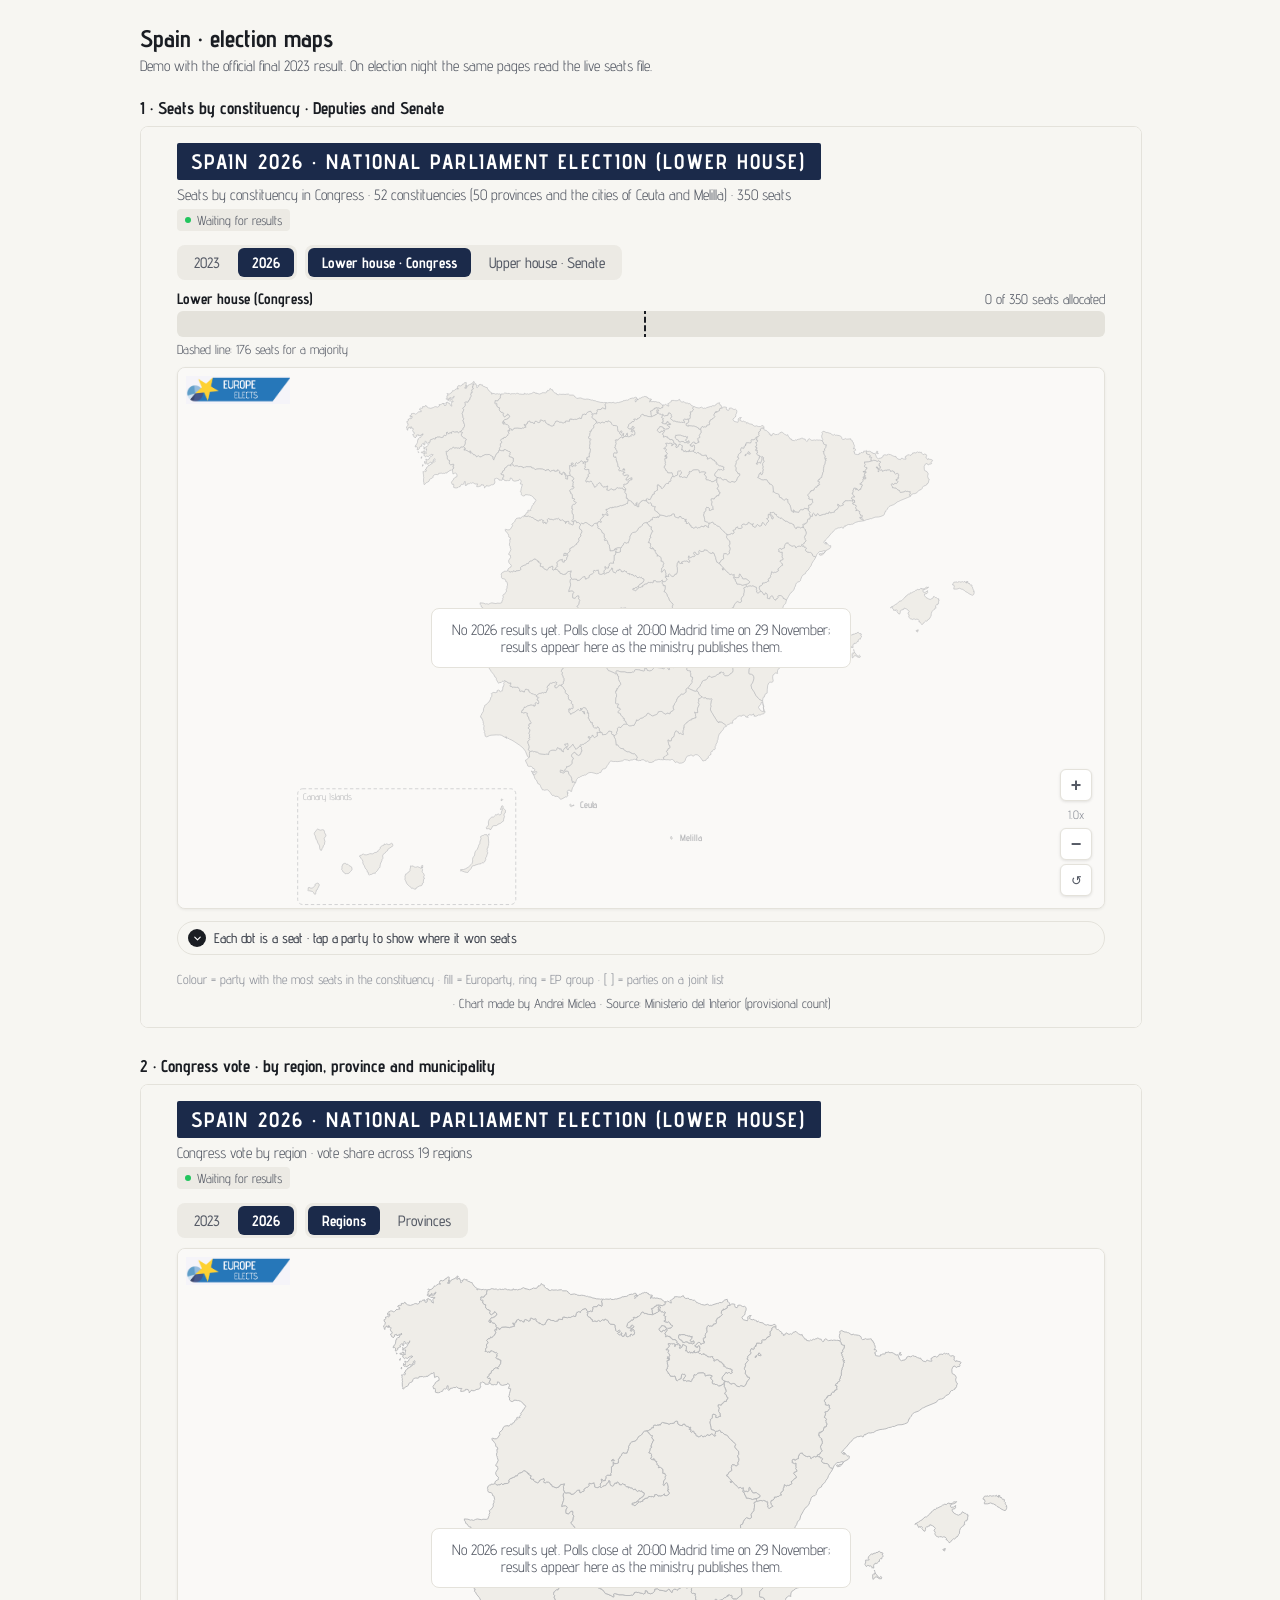
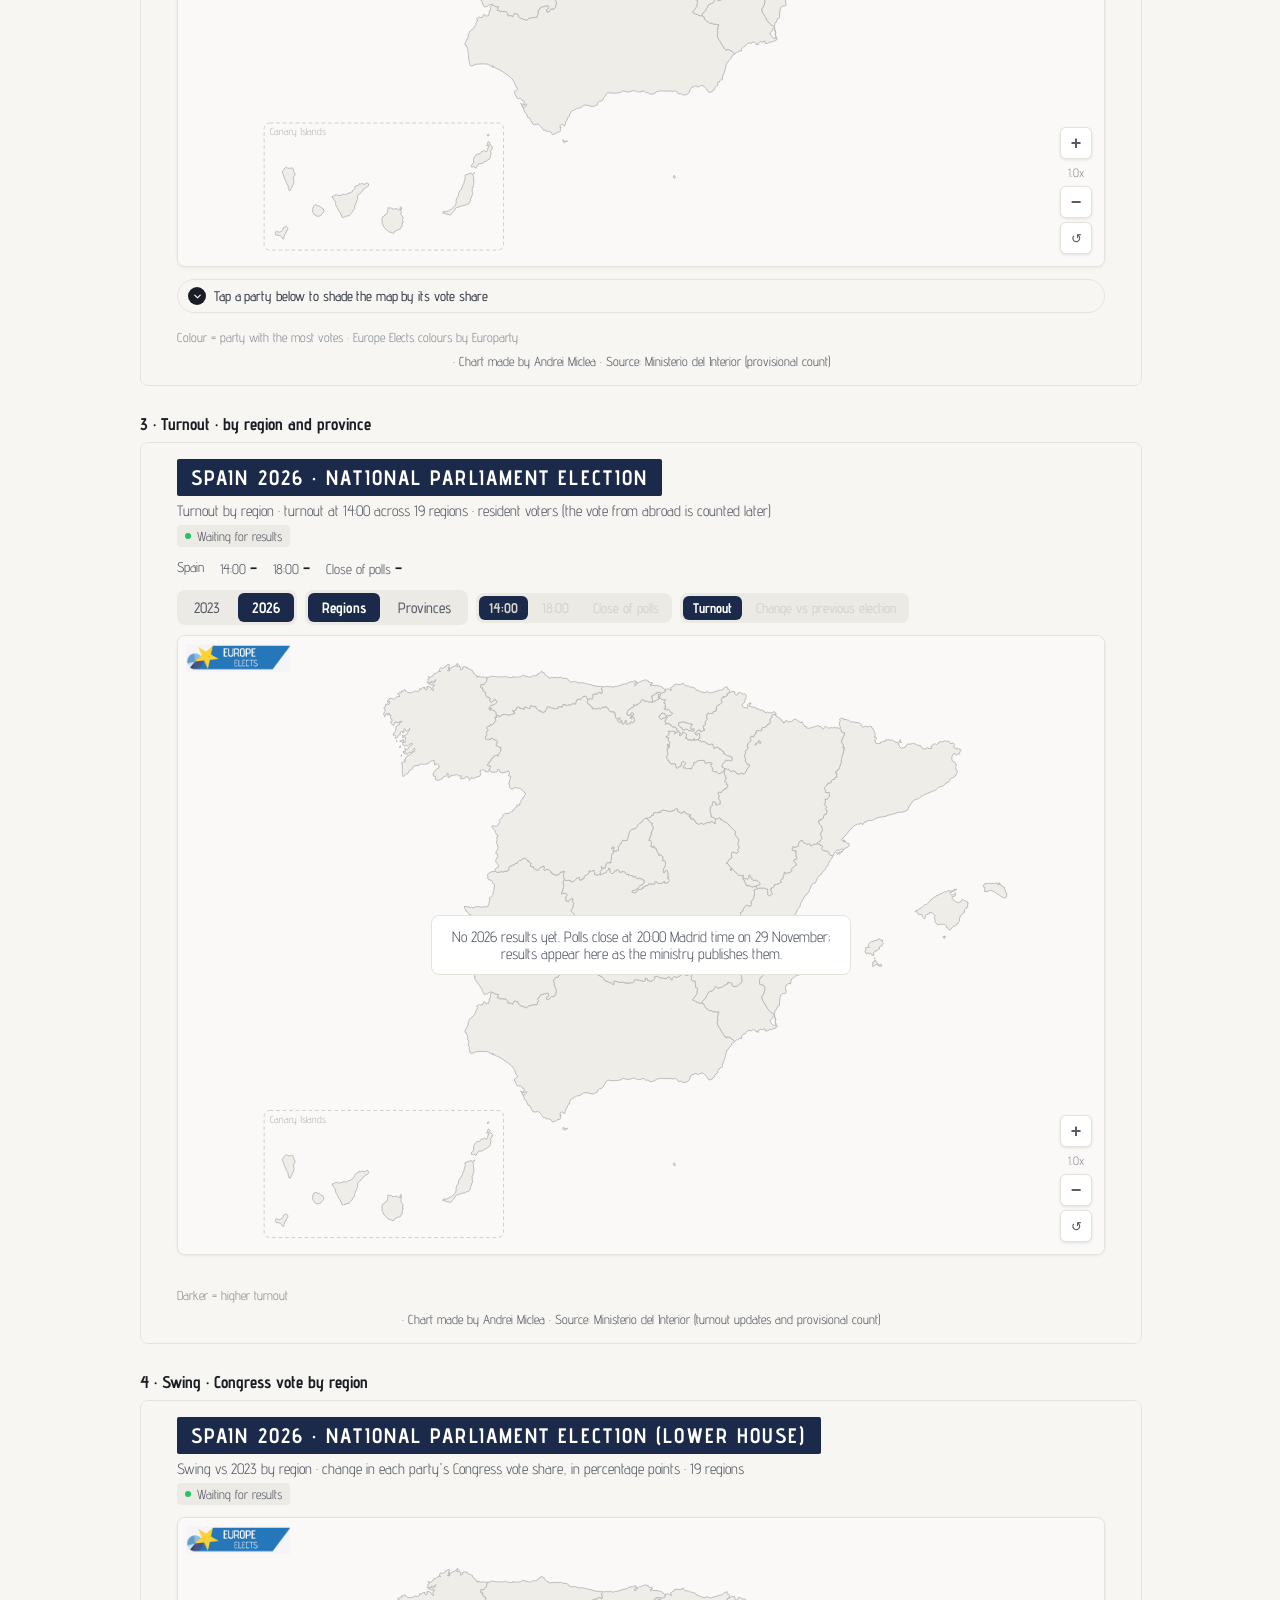
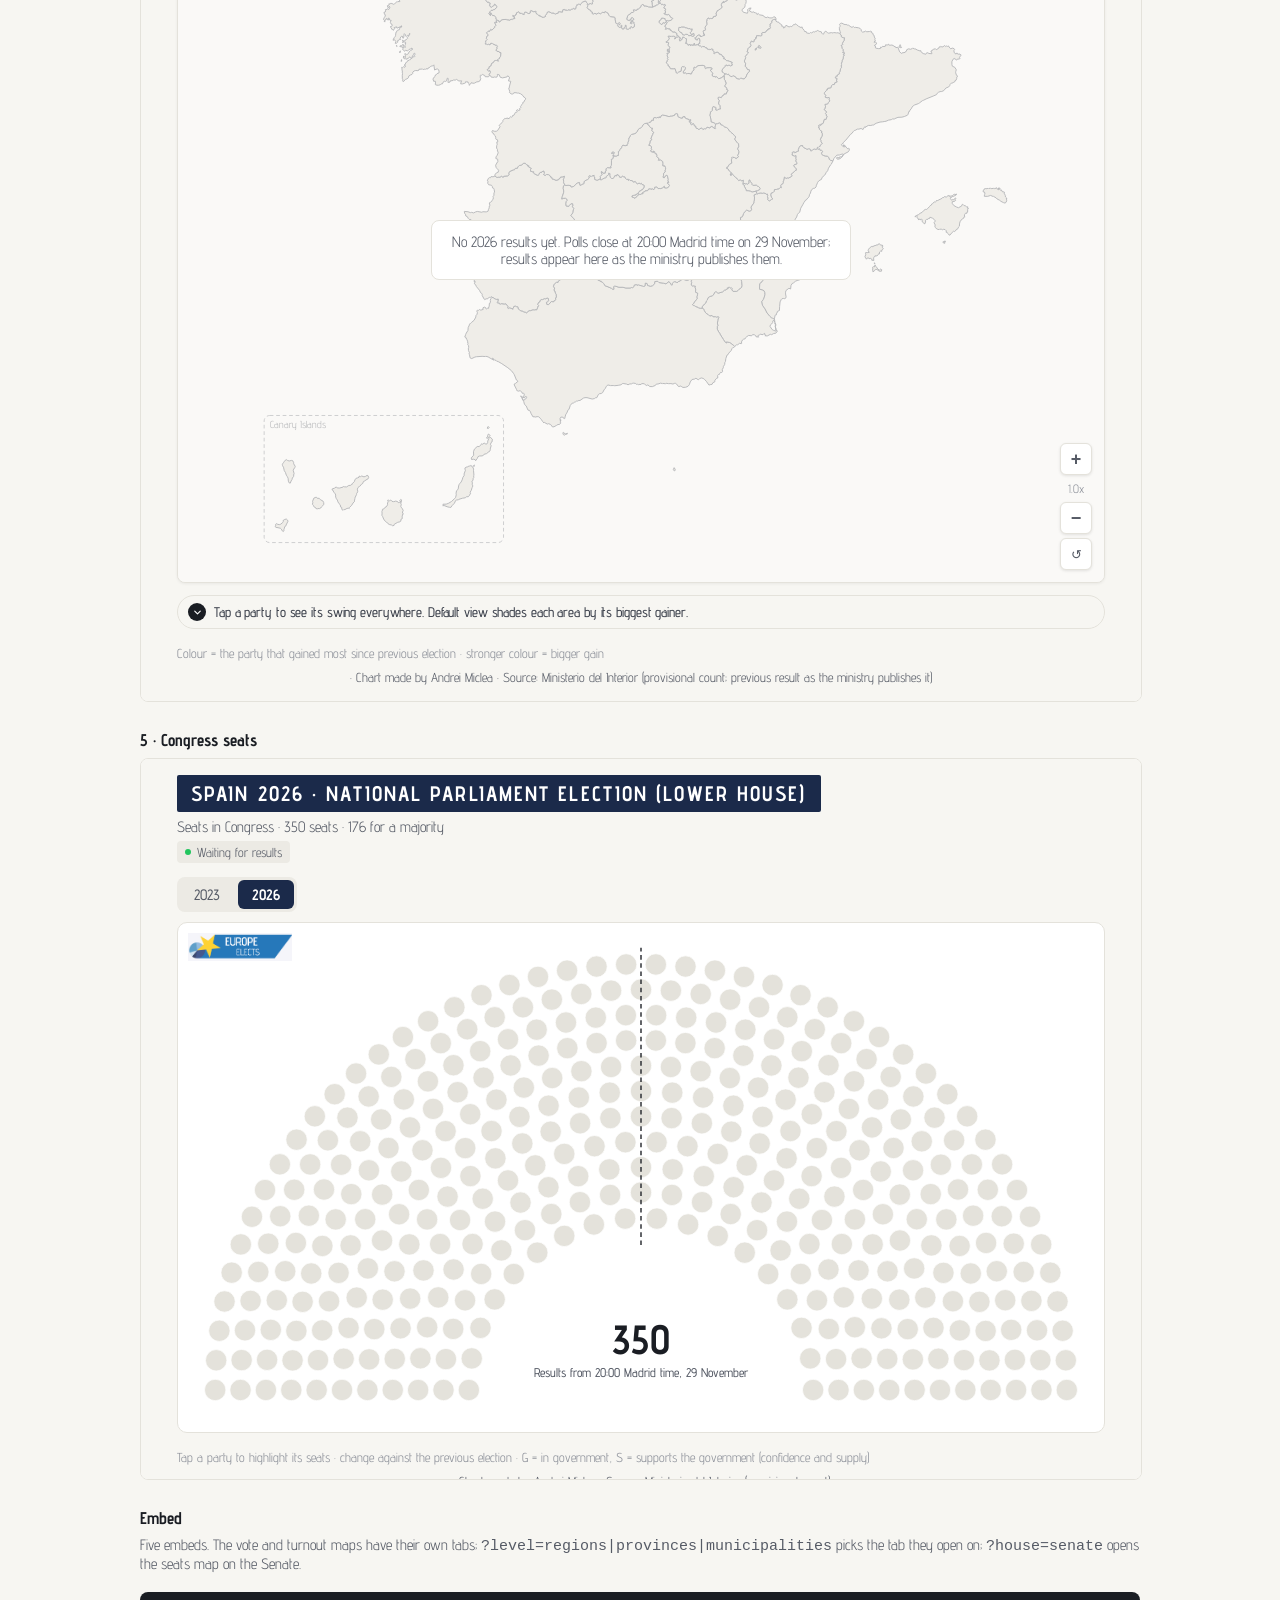
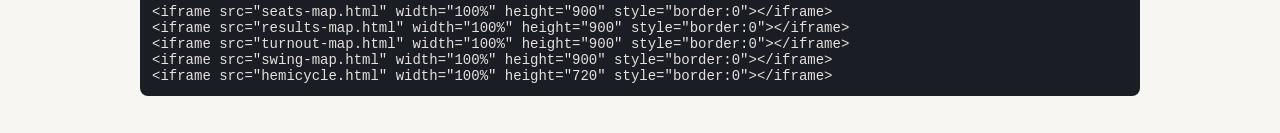
<file: index.html>
<!DOCTYPE html>
<html lang="en">
<head>
<meta charset="UTF-8">
<meta name="viewport" content="width=device-width, initial-scale=1.0">
<title>Spain Election Maps</title>
<link href="https://fonts.googleapis.com/css2?family=Advent+Pro:wght@400;500;600;700&display=swap" rel="stylesheet">
<style>
  body { font-family: 'Advent Pro', sans-serif; background: #F7F6F2; color: #1A1D23; margin: 0; padding: 24px 16px; }
  main { max-width: 1000px; margin: 0 auto; }
  h1 { font-size: 24px; margin: 0 0 4px; } p { color: #565B66; font-size: 15px; margin: 0 0 20px; }
  h2 { font-size: 17px; margin: 24px 0 8px; }
  iframe { width: 100%; height: 900px; border: 1px solid #E4E2DB; border-radius: 8px; background: #fff; }
  pre { background: #1A1D23; color: #E4E2DB; padding: 12px; border-radius: 8px; font-size: 14px; overflow-x: auto; }
</style>
</head>
<body>
<main>
  <h1>Spain · election maps</h1>
  <p>Demo with the official final 2023 result. On election night the same pages read the live seats file.</p>
  <h2>1 · Seats by constituency · Deputies and Senate</h2>
  <iframe src="seats-map.html" loading="lazy" title="Seats by constituency"></iframe>
  <h2>2 · Congress vote · by region, province and municipality</h2>
  <iframe src="results-map.html" loading="lazy" title="Congress vote by area"></iframe>
  <h2>3 · Turnout · by region and province</h2>
  <iframe src="turnout-map.html" loading="lazy" title="Turnout by area"></iframe>
  <h2>4 · Swing · Congress vote by region</h2>
  <iframe src="swing-map.html" loading="lazy" title="Swing by region"></iframe>
  <h2>5 · Congress seats</h2>
  <iframe src="hemicycle.html" loading="lazy" title="Congress seats" style="height:720px"></iframe>
  <h2>Embed</h2>
  <p>Five embeds. The vote and turnout maps have their own tabs; <code>?level=regions|provinces|municipalities</code>
  picks the tab they open on; <code>?house=senate</code> opens the seats map on the Senate.</p>
<pre>&lt;iframe src="seats-map.html" width="100%" height="900" style="border:0"&gt;&lt;/iframe&gt;
&lt;iframe src="results-map.html" width="100%" height="900" style="border:0"&gt;&lt;/iframe&gt;
&lt;iframe src="turnout-map.html" width="100%" height="900" style="border:0"&gt;&lt;/iframe&gt;
&lt;iframe src="swing-map.html" width="100%" height="900" style="border:0"&gt;&lt;/iframe&gt;
&lt;iframe src="hemicycle.html" width="100%" height="720" style="border:0"&gt;&lt;/iframe&gt;</pre>
</main>
</body>
</html>
</file>
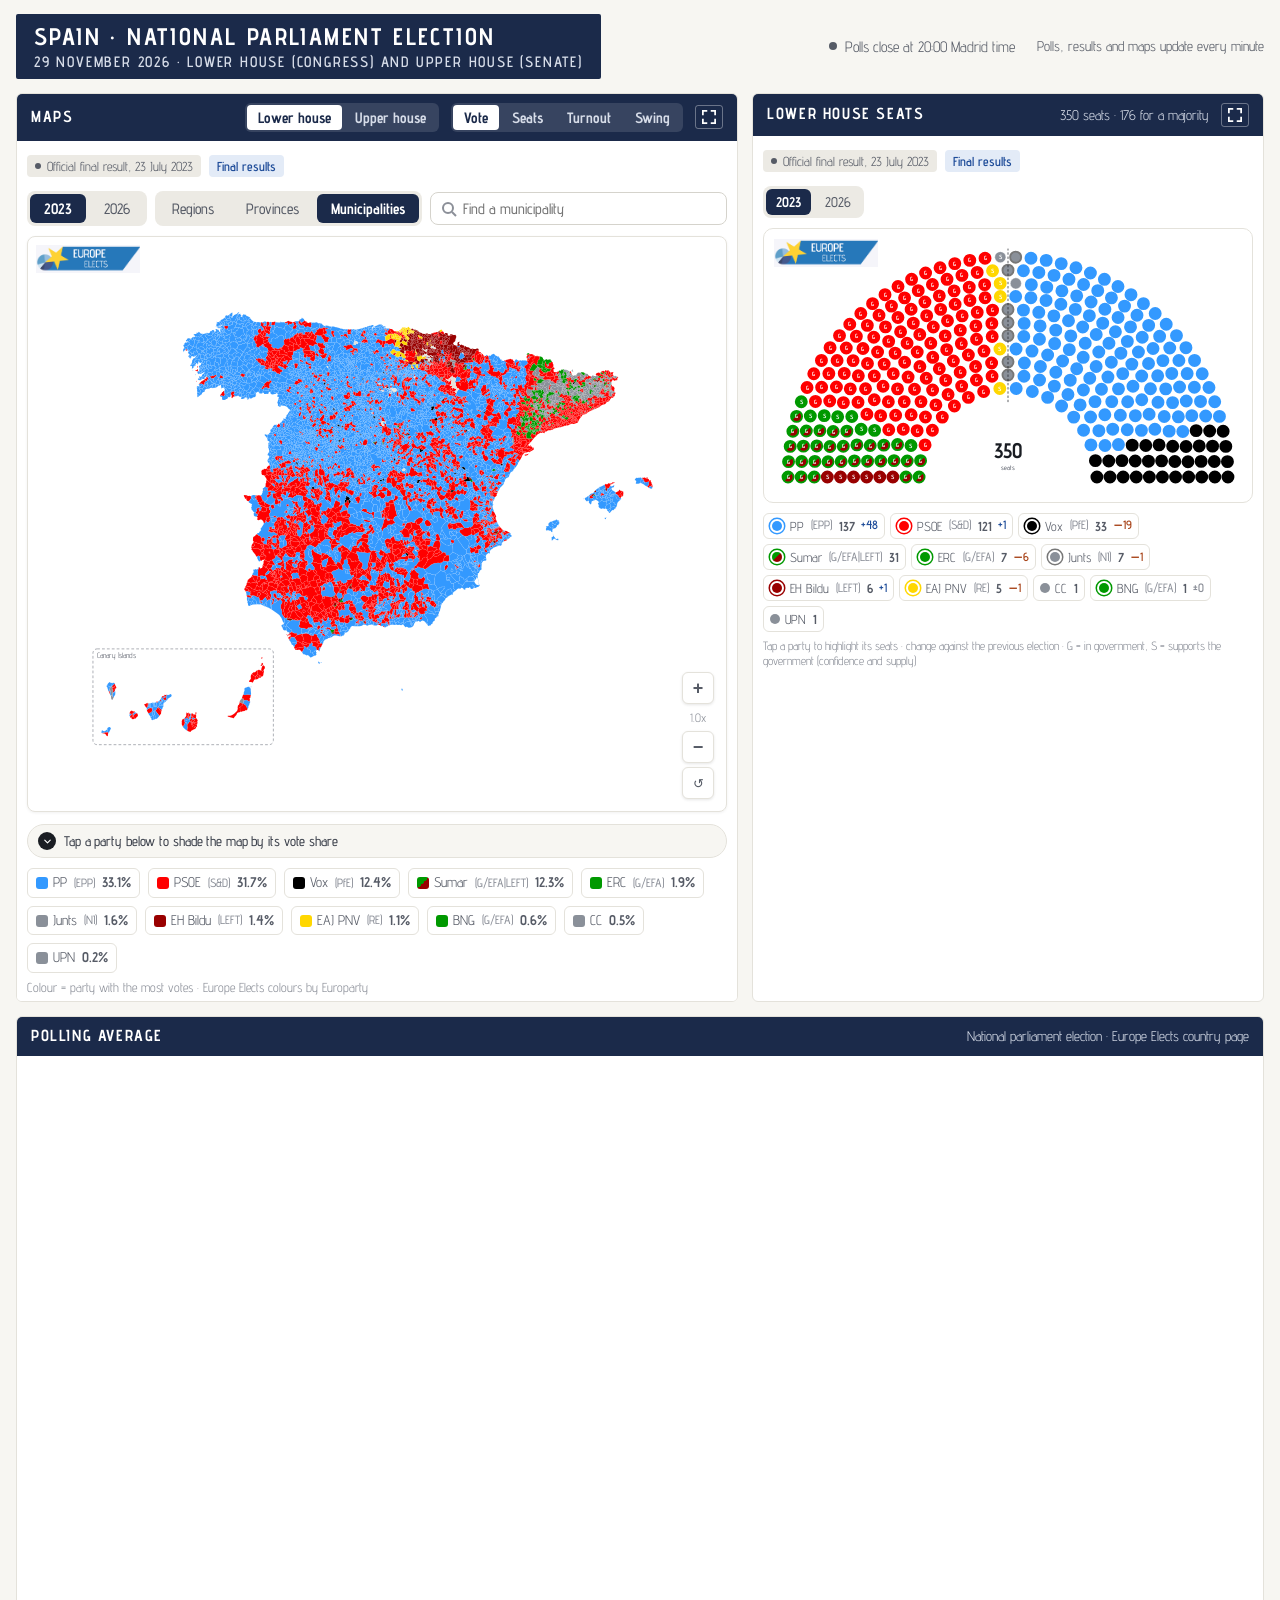
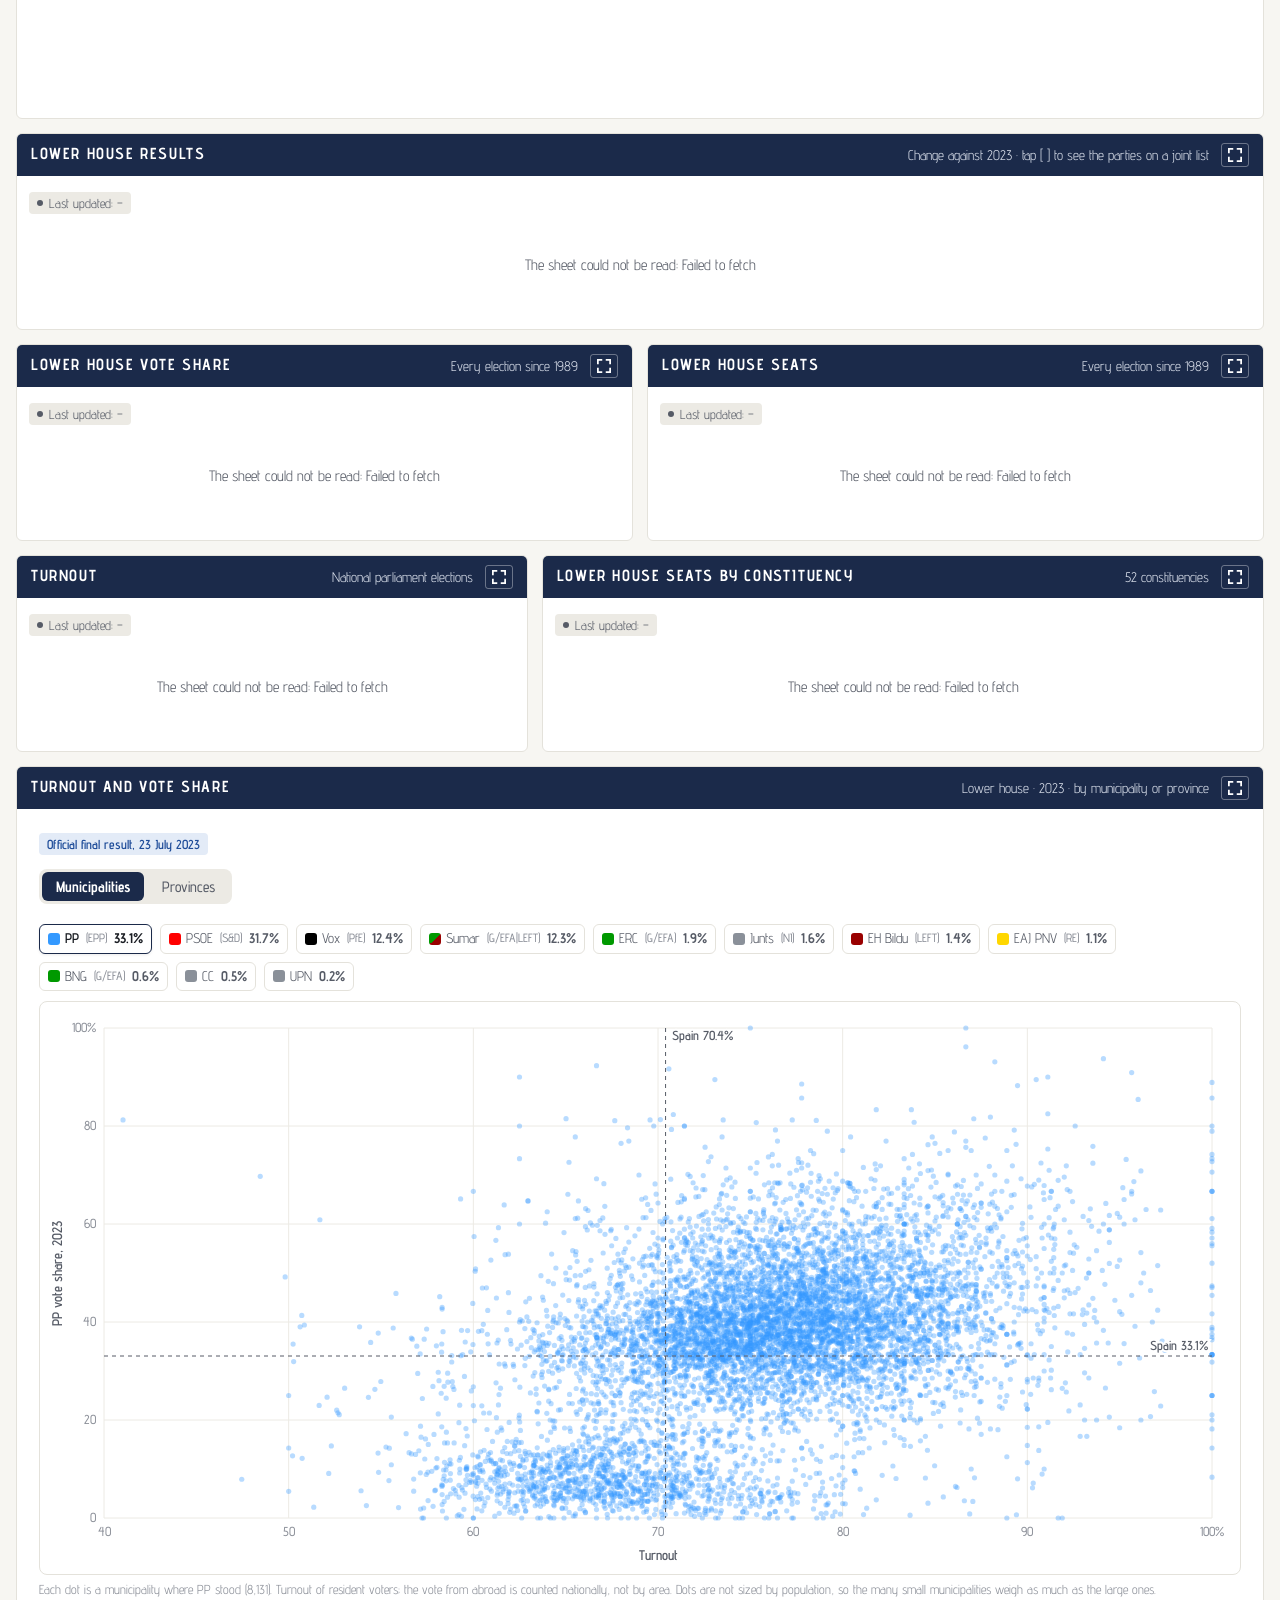
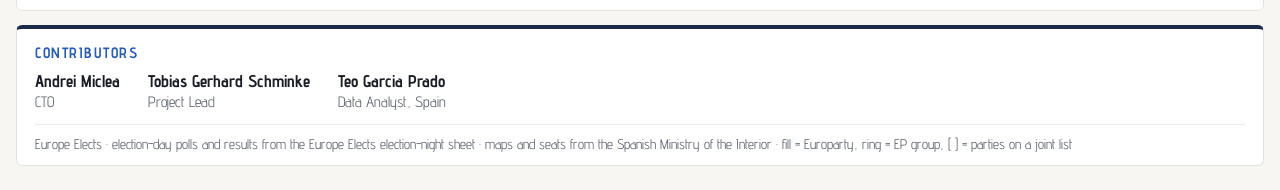
<file: election-night.html>
<!DOCTYPE html>
<html lang="en">
<head>
<meta charset="UTF-8">
<meta name="viewport" content="width=device-width, initial-scale=1.0">
<title>Spain – National Parliament Election 2026</title>
<link rel="preconnect" href="https://fonts.googleapis.com">
<link href="https://fonts.googleapis.com/css2?family=Advent+Pro:wght@400;500;600;700&display=swap" rel="stylesheet">
<style>
  /* Europe Elects look (country pages): warm background, navy bands, Advent Pro. */
  :root { --bg: #F7F6F2; --line: #E4E2DB; --line2: #ECEAE4; --navy: #1B2A4A; --blue: #2A5DB0; --ink: #1A1D23; --muted: #565B66; --up: #1E4C99; --down: #A8441A; }
  * { margin: 0; padding: 0; box-sizing: border-box; }
  html, body { background: var(--bg); }
  body { font-family: 'Advent Pro', system-ui, sans-serif; color: var(--ink); font-size: 16px; line-height: 1.3; }
  .dash { max-width: 1400px; margin: 0 auto; padding: 14px 16px 24px; display: grid; gap: 14px;
          grid-template-columns: repeat(12, minmax(0, 1fr)); }
  .span-12 { grid-column: span 12; } .span-7 { grid-column: span 7; } .span-5 { grid-column: span 5; } .span-6 { grid-column: span 6; }

  .top { display: flex; flex-wrap: wrap; align-items: center; justify-content: space-between; gap: 8px 16px; }
  h1 { display: inline-block; background: var(--navy); color: #fff; font-size: 24px; font-weight: 700; line-height: 1.15;
       padding: 9px 18px; border-radius: 2px; letter-spacing: .1em; text-transform: uppercase; }
  h1 small { display: block; font-size: 15px; letter-spacing: .12em; color: #D6DCE8; font-weight: 600; margin-top: 2px; }
  /* Inside the website (an iframe), the post's own title is enough: no title band here. */
  html.framed .top h1 { display: none; }
  html.framed .dash { padding-top: 6px; }
  /* …and the status line becomes a full-width strip under the post title */
  html.framed .top { display: block; }
  html.framed .status { display: flex; width: 100%; background: #fff; border: 1px solid var(--line); border-left: 4px solid #FFCC00;
    border-radius: 4px; padding: 9px 14px; font-size: 16px; color: var(--ink); }
  html.framed .status .upd { margin-left: auto; color: var(--muted); font-size: 14px; }
  @media (max-width: 560px) { html.framed .status { flex-wrap: wrap; } html.framed .status .upd { margin-left: 16px; width: 100%; } }
  .status { display: inline-flex; align-items: center; gap: 8px; font-size: 15px; color: var(--muted); }
  .status b { color: var(--ink); }
  .status .upd { margin-left: 14px; color: var(--muted); font-size: 14px; }
  .status i { width: 8px; height: 8px; border-radius: 50%; background: var(--muted); display: inline-block; flex-shrink: 0; }
  .status.live i { background: #22C55E; animation: pulse 2s infinite; }
  @keyframes pulse { 50% { opacity: .35; } }

  /* panels */
  .panel { background: #fff; border: 1px solid var(--line); border-radius: 6px; overflow: hidden; min-width: 0; display: flex; flex-direction: column; }
  .panel-head { background: var(--navy); color: #fff; padding: 9px 14px; display: flex; flex-wrap: wrap; align-items: center; justify-content: space-between; gap: 6px 12px; }
  .panel-head h2 { font-size: 16px; font-weight: 700; letter-spacing: .1em; text-transform: uppercase; }
  .panel-head .note { font-size: 14px; color: #D6DCE8; }
  .seg { display: inline-flex; flex-wrap: wrap; gap: 2px; background: rgba(255,255,255,.12); padding: 2px; border-radius: 6px; }
  .seg button { border: 0; background: transparent; color: #D6DCE8; font: 700 15px 'Advent Pro', system-ui, sans-serif; padding: 4px 11px; border-radius: 4px; cursor: pointer; }
  .seg button:hover { color: #fff; }
  .seg button[aria-pressed="true"] { background: #fff; color: var(--navy); }
  .seg button[hidden] { display: none; }
  .seg button:focus-visible { outline: 2px solid #F2B705; outline-offset: 1px; }
  /* polls once the count has started: moved down and folded */
  .fold { border: 1px solid rgba(255,255,255,.35); background: transparent; color: #fff; font: 700 14px 'Advent Pro', system-ui, sans-serif;
          padding: 3px 10px; border-radius: 4px; cursor: pointer; }
  .fold:hover { background: rgba(255,255,255,.12); }
  .fold:focus-visible { outline: 2px solid #F2B705; outline-offset: 1px; }
  .panel.folded .body { display: none; }
  .panel.poll { align-self: start; }
  .panel.folded .panel-head { background: #3A4A6B; }
  .panel iframe { display: block; width: 100%; border: 0; background: #fff; }
  /* expand: a panel pops out to fill the screen (Esc or the button closes it) */
  .panel-head > :nth-child(2) { margin-left: auto; }
  .expand { display: inline-flex; align-items: center; gap: 6px; border: 1px solid rgba(255,255,255,.35); background: transparent; color: #fff;
    font: 700 14px 'Advent Pro', system-ui, sans-serif; letter-spacing: .04em; padding: 3px 9px; border-radius: 3px; cursor: pointer; }
  .expand:hover { background: rgba(255,255,255,.12); }
  .expand:focus-visible { outline: 2px solid #F2B705; outline-offset: 1px; }
  .expand svg { width: 14px; height: 14px; }
  .expand .shut { display: none; }
  .panel.expanded .expand .open { display: none; }
  .panel.expanded .expand .shut { display: inline; }
  .panel.expanded { position: fixed; inset: 0; z-index: 1000; border-radius: 0; border: 0; width: 100vw; height: 100vh; }
  .panel:fullscreen { width: 100vw; height: 100vh; border-radius: 0; border: 0; }
  .panel.expanded .panel-head { padding: 12px 20px; }
  .panel.expanded .panel-head h2 { font-size: 20px; }
  .panel.expanded > iframe, .panel.expanded > .body { flex: 1 1 auto; min-height: 0; }
  .panel.expanded > .body { display: flex; flex-direction: column; padding: 14px 20px 8px; }
  .panel.expanded iframe { flex: 1 1 auto; height: auto !important; max-height: none; }
  .panel.expanded.folded .body { display: flex; }
  html.has-expanded, html.has-expanded body { overflow: hidden; }
  .expand { padding: 4px 6px; }
  .expand .lbl { display: none; }   /* icon only in the dashboard; "Close" written out when expanded */
  .panel.expanded .expand { padding: 3px 9px; }
  .panel.expanded .expand .lbl { display: inline; }
  .panel .body { padding: 10px 12px 4px; }
  .panel .body.pad-poll { padding: 14px 18px 8px; }   /* the country page has no margins of its own */
  .credits { background: #fff; border: 1px solid var(--line); border-top: 4px solid var(--navy); border-radius: 6px; padding: 14px 18px 12px; }
  .credits h2 { font-size: 15px; font-weight: 700; letter-spacing: .1em; text-transform: uppercase; color: var(--blue); margin-bottom: 8px; }
  .credits ul { list-style: none; display: flex; flex-wrap: wrap; gap: 8px 28px; }
  .credits li { display: flex; flex-direction: column; }
  .credits li b { font-size: 17px; font-weight: 700; color: var(--ink); }
  .credits li span { font-size: 15px; color: var(--muted); }
  .credits p { margin-top: 12px; padding-top: 10px; border-top: 1px solid var(--line2); font-size: 14px; color: var(--muted); }

  /* the hidden attribute must win over .panel { display: flex } */
  [hidden] { display: none !important; }
  @media (max-width: 1000px) {
    .span-7, .span-5, .span-6 { grid-column: span 12; }
  }
  @media (max-width: 560px) {
    .dash { padding: 10px 10px 18px; gap: 10px; }
    h1 { font-size: 18px; padding: 7px 12px; letter-spacing: .06em; } h1 small { font-size: 13px; }
  }
</style>
</head>
<body>
<div class="dash">
  <div class="span-12 top">
    <h1>Spain · National parliament election<small>29 November 2026 · lower house (Congress) and upper house (Senate)</small></h1>
    <span class="status" id="status"><i></i><span>Polls close at 20:00 Madrid time</span><span class="upd">Polls, results and maps update every minute</span></span>
  </div>

  <section class="panel span-6 poll" id="pollPanel1" hidden>
    <div class="panel-head"><h2 id="poll1">Election-day poll 1</h2><span class="note">Lower house · poll, not results</span>
      <button class="fold" type="button" aria-expanded="true" hidden>Hide</button></div>
    <div class="body"><iframe data-src="sheet-charts.html?view=projection&embed=1" title="Election-day poll 1" style="height:520px"></iframe></div>
  </section>
  <section class="panel span-6 poll" id="pollPanel2" hidden>
    <div class="panel-head"><h2 id="poll2">Election-day poll 2</h2><span class="note">Lower house · poll, not results</span>
      <button class="fold" type="button" aria-expanded="true" hidden>Hide</button></div>
    <div class="body"><iframe data-src="sheet-charts.html?view=projection2&embed=1" title="Election-day poll 2" style="height:520px"></iframe></div>
  </section>

  <section class="panel span-7">
    <div class="panel-head"><h2>Maps</h2>
      <div class="seg" data-house-seg aria-label="House">
        <button data-house="congress" aria-pressed="true">Lower house</button>
        <button data-house="senate" aria-pressed="false">Upper house</button>
      </div>
      <div class="seg" data-frame="maps">
        <button data-src="results-map.html?embed=1&level=municipalities" aria-pressed="true">Vote</button>
        <button data-src="seats-map.html?embed=1&v=20261128g" aria-pressed="false" data-both>Seats</button>
        <button data-src="turnout-map.html?embed=1&level=municipalities" aria-pressed="false">Turnout</button>
        <button data-src="swing-map.html?embed=1" aria-pressed="false">Swing</button>
      </div></div>
    <iframe id="maps" title="Map" style="height:860px"></iframe>
  </section>

  <section class="panel span-5">
    <div class="panel-head"><h2>Lower house seats</h2><span class="note">350 seats · 176 for a majority</span></div>
    <iframe id="hemi" title="Seats in the lower house (Congress)" style="height:860px"></iframe>
  </section>

  <section class="panel span-12">
    <div class="panel-head"><h2>Polling average</h2><span class="note">National parliament election · Europe Elects country page</span></div>
    <div class="body pad-poll"><iframe data-src="https://europe-elects.github.io/country-pages/?country=ES&view=polling&head=0" data-ext="1" title="Spain polling average" scrolling="no" style="height:640px"></iframe></div>
  </section>

  <section class="panel span-12">
    <div class="panel-head"><h2>Lower house results</h2><span class="note">Change against 2023 · tap [ ] to see the parties on a joint list</span></div>
    <div class="body"><iframe data-src="sheet-charts.html?view=results&embed=1" title="Lower house results" style="height:560px"></iframe></div>
  </section>

  <section class="panel span-6">
    <div class="panel-head"><h2>Lower house vote share</h2><span class="note">Every election since 1989</span></div>
    <div class="body"><iframe data-src="sheet-charts.html?view=history-votes&embed=1" title="Lower house vote share since 1989" style="height:520px"></iframe></div>
  </section>
  <section class="panel span-6">
    <div class="panel-head"><h2>Lower house seats</h2><span class="note">Every election since 1989</span></div>
    <div class="body"><iframe data-src="sheet-charts.html?view=history-seats&embed=1" title="Lower house seats since 1989" style="height:520px"></iframe></div>
  </section>

  <section class="panel span-5">
    <div class="panel-head"><h2>Turnout</h2><span class="note">National parliament elections</span></div>
    <div class="body"><iframe data-src="sheet-charts.html?view=turnout&embed=1" title="Turnout" style="height:380px"></iframe></div>
  </section>
  <section class="panel span-7">
    <div class="panel-head"><h2>Lower house seats by constituency</h2><span class="note">52 constituencies</span></div>
    <div class="body"><iframe data-src="sheet-charts.html?view=provinces&embed=1" data-maxh="640" title="Lower house seats by constituency" style="height:380px"></iframe></div>
  </section>

  <section class="panel span-12">
    <div class="panel-head"><h2>Turnout and vote share</h2><span class="note">Lower house · 2023 · by municipality or province</span></div>
    <div class="body"><iframe data-src="turnout-scatter.html?embed=1" title="Turnout against party vote share, 2023" style="height:820px"></iframe></div>
  </section>

  <footer class="span-12 credits">
    <h2>Contributors</h2>
    <ul>
      <li><b>Andrei Miclea</b><span>CTO</span></li>
      <li><b>Tobias Gerhard Schminke</b><span>Project Lead</span></li>
      <li><b>Teo Garcia Prado</b><span>Data Analyst, Spain</span></li>
      <!-- <li><b>Matías Pino Cabeza</b><span>Data Analyst, Spain</span></li> (hidden for now) -->
    </ul>
    <p>Europe Elects · election-day polls and results from the Europe Elects election-night sheet · maps and seats from the Spanish Ministry of the Interior · fill = Europarty, ring = EP group, [ ] = parties on a joint list</p>
  </footer>
</div>

<script src="assets/es-parties.js?v=20261128h"></script>
<script src="assets/sheet-data.js?v=20261128f"></script>
<script>
(function () {
  'use strict';
  if (window.parent !== window) document.documentElement.classList.add('framed');
  const $ = (id) => document.getElementById(id);
  const esc = (s) => String(s).replace(/[&<>"]/g, (c) => ({ '&': '&amp;', '<': '&lt;', '>': '&gt;', '"': '&quot;' }[c]));
  const fmt = (v, d = 1) => (v == null ? '–' : v.toLocaleString('en-GB', { minimumFractionDigits: d, maximumFractionDigits: d }));
  const signed = (v, d = 1) => (v == null ? '' : (v > 0 ? '+' : v < 0 ? '−' : '±') + fmt(Math.abs(v), d));
  const pass = new URLSearchParams(location.search); pass.delete('embed');
  ['counting', 'polls'].forEach((k) => pass.delete(k));
  const withPass = (src) => (pass.toString() ? src + '&' + pass.toString() : src);   // e.g. ?year=2023 for every panel

  // ---- frames: load as they come near the screen; sheet charts report their height
  const lazy = new IntersectionObserver((ents) => ents.forEach((e) => {
    if (e.isIntersecting && !e.target.getAttribute('src')) { e.target.src = e.target.dataset.ext ? e.target.dataset.src : withPass(e.target.dataset.src); lazy.unobserve(e.target); }
  }), { rootMargin: '600px' });
  document.querySelectorAll('iframe[data-src]').forEach((f) => lazy.observe(f));
  // Map and hemicycle: 2023 until the first 2026 results are in the live file, then 2026
  // (checked every minute). ?year= on the dashboard's address fixes it either way.
  const LIVE_URL = 'https://data.europeelects.eu/maps/spain_2026_maps.json';
  const fixedYear = pass.get('year');
  let year = fixedYear || '2023';
  const withYear = (src) => { const u = withPass(src); return /[?&]year=/.test(u) ? u : u + '&year=' + year; };
  const mapSeg = document.querySelector('.seg[data-frame="maps"]');
  // Lower house: vote, seats, turnout and swing maps. Upper house: the Senate seats map only (the
  // ministry publishes the Senate by constituency, so the other maps exist for the lower house only).
  const houseSeg = document.querySelector('.seg[data-house-seg]');
  let house = 'congress';
  const mapSrc = () => {
    const src = mapSeg.querySelector('[aria-pressed="true"]').dataset.src;
    return /seats-map/.test(src) ? src + '&house=' + house : src;   // the panel's switch replaces the map's own
  };
  houseSeg.addEventListener('click', (e) => {
    const b = e.target.closest('button'); if (!b || b.dataset.house === house) return;
    house = b.dataset.house;
    houseSeg.querySelectorAll('button').forEach((x) => x.setAttribute('aria-pressed', x === b));
    mapSeg.querySelectorAll('button').forEach((x) => { x.hidden = house === 'senate' && !('both' in x.dataset); });
    if (house === 'senate') mapSeg.querySelectorAll('button').forEach((x) => x.setAttribute('aria-pressed', 'both' in x.dataset));
    $('maps').src = withYear(mapSrc());
  });
  function loadMapFrames() {
    $('maps').src = withYear(mapSrc());
    $('hemi').src = withYear('hemicycle.html?embed=1');
  }
  mapSeg.addEventListener('click', (e) => {
    const b = e.target.closest('button'); if (!b) return;
    mapSeg.querySelectorAll('button').forEach((x) => x.setAttribute('aria-pressed', x === b));
    $('maps').src = withYear(mapSrc());
  });
  loadMapFrames();
  async function checkYear() {
    if (fixedYear || year === '2026') return;
    try {
      const r = await fetch(LIVE_URL + '?t=' + Date.now(), { cache: 'no-store' });
      if (!r.ok) return;
      const d = await r.json();
      const arrived = (d.counted_pct > 0) || (d.national && Object.values(d.national).some((v) => +v > 0));
      if (arrived) { year = '2026'; loadMapFrames(); }
    } catch (e) { /* not published yet */ }
  }
  checkYear();
  setInterval(checkYear, 60000);
  window.addEventListener('message', (e) => {
    if (!e.data) return;
    // our charts send {type:'ee-height'}; the country page (polling average) the Datawrapper message
    const dw = e.data['datawrapper-height'];
    const h = e.data.type === 'ee-height' ? e.data.h : (dw && typeof dw === 'object' ? +Object.values(dw)[0] : null);
    if (!h) return;
    const f = [...document.querySelectorAll('iframe')].find((x) => x.contentWindow === e.source);
    if (!f) return;
    if (h < 60) return;   // a folded panel's frame reports nothing useful
    f.style.height = Math.min(h, +f.dataset.maxh || Infinity) + 'px';
    postHeight();
  });

  // ---- poll names, and the status line: waiting / polls published / results
  const { load, num, POLL_NAMES } = window.ES_SHEET;
  if (POLL_NAMES) { $('poll1').textContent = POLL_NAMES.projection; $('poll2').textContent = POLL_NAMES.projection2; }
  // A poll or result counts as published when its table (the row with "Party", and a "vote" column)
  // has figures for at least three parties. Anything else on the tab (e.g. the turnout table) doesn't count.
  const hasNumbers = (g) => {
    const hr = g.findIndex((r) => r.some((c) => /^party$/i.test(c)));
    if (hr < 0) return false;
    const pc = g[hr].findIndex((c) => /^party$/i.test(c));
    let vc = g[hr].findIndex((c) => /vote/i.test(c)); if (vc < 0) vc = pc + 1;
    return g.slice(hr + 1).filter((r) => r[pc] && num(r[vc]) != null).length >= 3;
  };
  // Once results come in, the two polls move below the history charts, folded (a click opens them).
  // ?counting=1 / ?counting=0 forces either layout (preview, or to keep the polls on top).
  const force = new URLSearchParams(location.search).get('counting');
  let counting = false;
  function foldPolls(on) {
    if (on === counting) return;
    counting = on;
    const credits = document.querySelector('.credits'), first = document.querySelector('.dash > section');
    ['pollPanel1', 'pollPanel2'].forEach((id) => {
      const sec = $(id), btn = sec.querySelector('.fold'), note = sec.querySelector('.note');
      if (on) {
        credits.before(sec); sec.classList.add('folded'); btn.hidden = false;
        btn.textContent = 'Show'; btn.setAttribute('aria-expanded', 'false');
        note.textContent = 'Published at 20:00 · poll, not results';
      } else {
        first.before(sec); sec.classList.remove('folded'); btn.hidden = true;
        note.textContent = 'Lower house · poll, not results';
      }
    });
    postHeight();
  }
  document.querySelectorAll('.fold').forEach((btn) => btn.addEventListener('click', () => {
    const sec = btn.closest('.panel'), open = sec.classList.toggle('folded') === false;
    btn.textContent = open ? 'Hide' : 'Show'; btn.setAttribute('aria-expanded', open);
    postHeight();
  }));

  // ---- expand: every panel gets a button that pops it out to fill the screen. Inside the WordPress
  // frame this needs allowfullscreen on the <iframe>; without it there is no button (nothing opens elsewhere).
  const ICON_OPEN = '<svg class="open" viewBox="0 0 16 16" fill="none" stroke="currentColor" stroke-width="2" aria-hidden="true"><path d="M1 6V1h5M10 1h5v5M15 10v5h-5M6 15H1v-5"/></svg>';
  const ICON_SHUT = '<svg class="shut" viewBox="0 0 16 16" fill="none" stroke="currentColor" stroke-width="2" aria-hidden="true"><path d="M6 1v5H1M15 6h-5V1M10 15v-5h5M1 10h5v5"/></svg>';
  const canFull = document.fullscreenEnabled || document.webkitFullscreenEnabled;
  let open = null;
  function setOpen(sec, on) {
    sec.classList.toggle('expanded', on);
    document.documentElement.classList.toggle('has-expanded', on);
    const b = sec.querySelector('.expand');
    b.querySelector('.lbl').textContent = on ? 'Close' : 'Expand';
    b.setAttribute('aria-label', (on ? 'Close ' : 'Expand ') + sec.querySelector('h2').textContent);
    open = on ? sec : null;
    if (!on) postHeight();
  }
  document.querySelectorAll('.dash > section.panel').forEach((sec) => {
    if (sec.querySelector('iframe[data-ext]')) return;   // the polling average (country page) has no expand button
    if (!canFull && window.parent !== window) return;    // framed without fullscreen permission: no button
    const b = document.createElement('button');
    b.type = 'button'; b.className = 'expand';
    b.innerHTML = ICON_OPEN + ICON_SHUT + '<span class="lbl">Expand</span>';
    b.setAttribute('aria-label', 'Expand ' + sec.querySelector('h2').textContent); b.title = 'Expand to full screen';
    sec.querySelector('.panel-head').append(b);
    b.addEventListener('click', async () => {
      if (open === sec) {   // close
        if (document.fullscreenElement || document.webkitFullscreenElement) (document.exitFullscreen || document.webkitExitFullscreen).call(document);
        else setOpen(sec, false);
        return;
      }
      const f = sec.querySelector('iframe');
      if (!f.getAttribute('src') && f.dataset.src) { f.src = f.dataset.ext ? f.dataset.src : withPass(f.dataset.src); lazy.unobserve(f); }
      if (canFull) {
        try { setOpen(sec, true); await (sec.requestFullscreen || sec.webkitRequestFullscreen).call(sec); return; }
        catch (e) { setOpen(sec, false); }
      }
      setOpen(sec, true);   // fullscreen refused: fill the window instead
    });
  });
  const onFs = () => { if (open && !(document.fullscreenElement || document.webkitFullscreenElement)) setOpen(open, false); };
  document.addEventListener('fullscreenchange', onFs);
  document.addEventListener('webkitfullscreenchange', onFs);
  document.addEventListener('keydown', (e) => { if (e.key === 'Escape' && open) setOpen(open, false); });

  async function status() {
    const state = { polls: false, results: false };
    try { state.polls = hasNumbers(await load('projection')) || hasNumbers(await load('projection2')); } catch (e) { /* not readable yet */ }
    try { state.results = hasNumbers(await load('results')); } catch (e) { /* idem */ }
    const st = $('status'), t = new Date().toLocaleTimeString('en-GB', { hour: '2-digit', minute: '2-digit', timeZone: 'Europe/Madrid' });
    st.classList.toggle('live', state.polls || state.results);
    st.children[1].innerHTML = state.results ? `<b>Counting</b> · updated ${t} Madrid time`
      : state.polls ? `<b>Election-day polls published</b> · counting starts shortly · ${t} Madrid time`
      : 'Polls close at 20:00 Madrid time';
    // The two polls stay hidden until they are published (?polls=1 shows them anyway, for a preview).
    const showPolls = state.polls || new URLSearchParams(location.search).get('polls') === '1';
    ['pollPanel1', 'pollPanel2'].forEach((id) => { $(id).hidden = !showPolls; });
    foldPolls(force === '1' || (force !== '0' && state.results));
  }
  status();
  setInterval(status, 60000);

  // ---- this page's height, for the WordPress frame
  function postHeight() {
    if (window.parent === window) return;
    const h = Math.ceil(document.body.getBoundingClientRect().height);
    window.parent.postMessage({ 'datawrapper-height': { 'ee-spain-2026': h } }, '*');
    window.parent.postMessage({ type: 'ee-height', id: 'ee-spain-2026', h }, '*');
  }
  new ResizeObserver(postHeight).observe(document.body);
})();
</script>
</body>
</html>
</file>
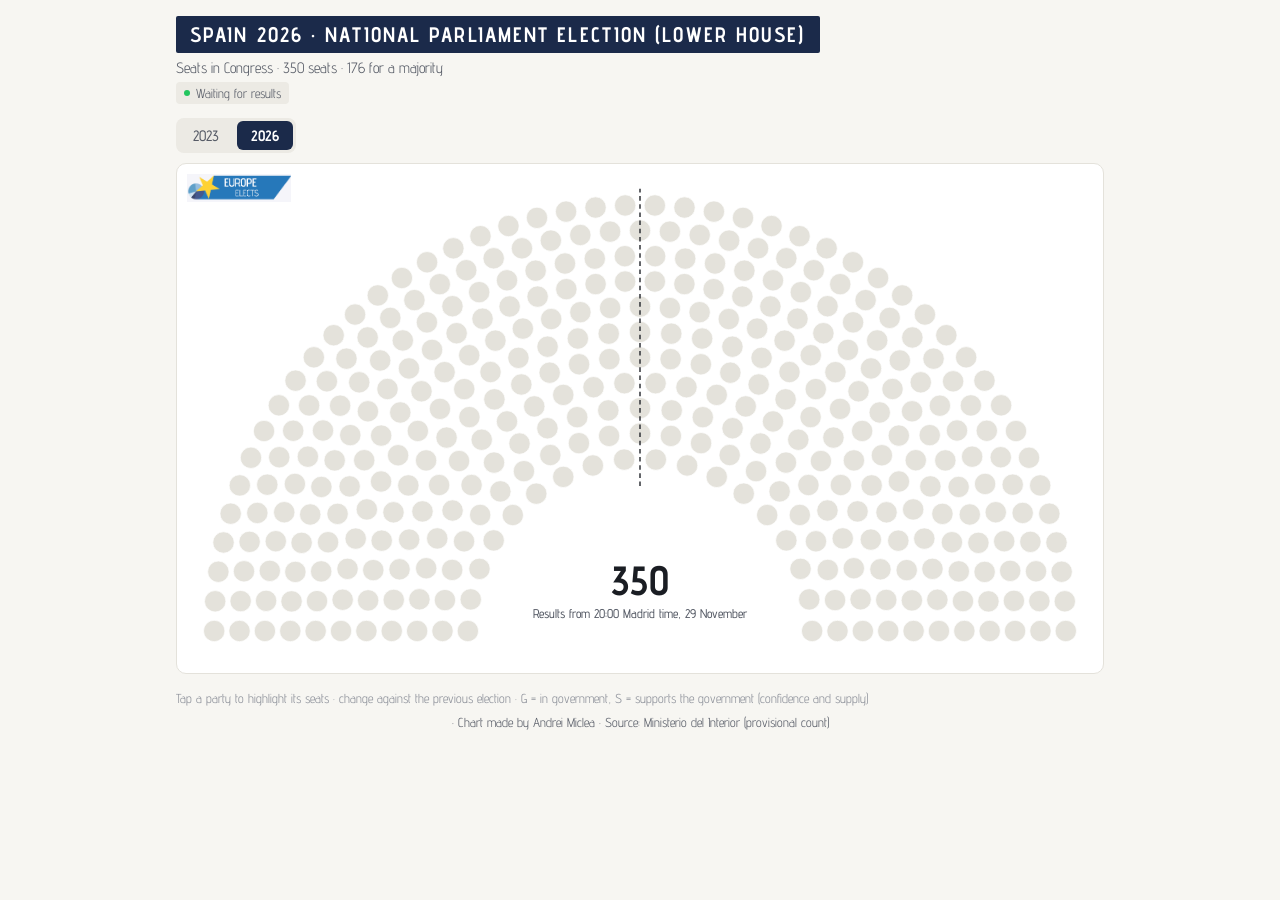
<file: hemicycle.html>
<!DOCTYPE html>
<html lang="en">
<head>
<meta charset="UTF-8">
<meta name="viewport" content="width=device-width, initial-scale=1.0">
<title>Spain – Lower House Seats</title>
<link rel="preconnect" href="https://fonts.googleapis.com">
<link href="https://fonts.googleapis.com/css2?family=Advent+Pro:wght@400;500;600;700&display=swap" rel="stylesheet">
<link rel="stylesheet" href="assets/map.css?v=20261128h">
<style>
  .demo-pill { font-size: 13px; padding: 3px 8px; background: #E3EBF7; color: #1E4C99; border-radius: 4px; font-weight: 600; }
  #hemi-wrap { position: relative; background: #fff; border: 1px solid #E4E2DB; border-radius: 10px; padding: 14px 10px 6px; }
  #hemi-wrap .map-logo { position: absolute; top: 10px; left: 10px; }
  #hemi { display: block; width: 100%; height: auto; max-height: 520px; }
  .seat { stroke: #fff; stroke-width: .8; transition: opacity .15s; paint-order: fill; }
  .seat.dim { opacity: .15; }
  .seat-mark { fill: #fff; font-family: 'Advent Pro', system-ui, sans-serif; font-weight: 700; text-anchor: middle; pointer-events: none; }
  .seat-mark.dim { opacity: .15; }
  .majority-line { stroke: #1A1D23; stroke-width: 1.5; stroke-dasharray: 5 4; }
  .hemi-total { font: 700 45px 'Advent Pro', sans-serif; fill: #1A1D23; text-anchor: middle; }
  .hemi-sub { font: 500 14px 'Advent Pro', sans-serif; fill: #565B66; text-anchor: middle; }
  .legend-group { font-size: 12px; color: #8B8F98; font-weight: 500; margin-left: 2px; }
  .legend-seats { font-weight: 700; font-variant-numeric: tabular-nums; margin-left: 2px; }
  .legend-change { font-size: 12px; font-weight: 600; font-variant-numeric: tabular-nums; margin-left: 1px; }
  .legend-change.up { color: #1E4C99; } .legend-change.down { color: #A8441A; } .legend-change.same { color: #8B8F98; }
</style>
</head>
<body>
<div class="container">
  <div class="header">
    <h1 id="title">Spain · National parliament election (lower house)</h1>
    <div class="subtitle" id="subtitle">&nbsp;</div>
    <div class="status-row">
      <span class="last-updated" id="lastUpdated">Last updated: –</span>
      <span class="counted-pill" id="countedPill"></span>
      <span class="demo-pill" id="demoPill" hidden>Final results</span>
    </div>
  </div>
  <div class="tab-row"><div class="level-tabs" id="yearTabs" role="tablist" aria-label="Election"></div></div>
  <div id="hemi-wrap">
    <div class="map-logo"><img src="logo.png?v=2" alt="Europe Elects"></div>
    <svg id="hemi" viewBox="0 0 1000 540" role="img" aria-label="Seats in Congress, the lower house of the national parliament"></svg>
  </div>
  <div class="legend" id="legend"></div>
  <div class="legend-hint" id="legendHint">Tap a party to highlight its seats · change against the previous election · G = in government, S = supports the government (confidence and supply)</div>
  <div class="footer" id="footer">· Chart made by Andrei Miclea · Source: Ministerio del Interior</div>
</div>
<script src="assets/map-utils.js?v=20261128f"></script>
<script src="assets/es-parties.js?v=20261128h"></script>
<script src="assets/party-card.js?v=20261128f"></script>
<script src="assets/es-map.js?v=20261127b"></script>
<script>
(function () {
  const { autoRefresh, formatTs, setCountedPill, setLiveDot } = window.EE;
  const { info } = window.ES_PARTIES;
  const NS = 'http://www.w3.org/2000/svg';

  // 2023: the demo seats file. 2026: the live maps file's `congress_seats` (refreshed as
  // seats are declared), empty until it exists (ES_MAP.loadYear).
  const DEMO_URL = 'spain_2023_seats_demo.json';
  const { yearTabs, loadYear } = window.ES_MAP;
  const EMPTY = { seats: [], seats_total: 350, majority: 176, counted_pct: 0 };
  let year;

  // Seating order, left to right. Parties not listed sit between the centre and PP.
  const ORDER = [
    'EH Bildu', 'EH BILDU', 'PODEMOS', 'SUMAR', 'FA', 'NC-BC, PODEMOS, IU, SUMAR',
    'COMPROMIS-EUPV-PODEM-ERPV', 'B.N.G.', 'BNG', 'ERC', 'PSOE', 'GBAI', 'EAJ-PNV', 'CCa',
    'CCa-1ºCAN', 'TERUEL EXISTE', 'JxCAT - JUNTS', 'JxCat', 'U.P.N.', 'UPN-PP', 'PP', 'VOX', 'SALF',
  ];
  const pos = k => { const i = ORDER.indexOf(k); return i < 0 ? ORDER.indexOf('PP') - 0.5 : i; };

  const W = 1000, CX = W / 2, CY = 500, R = 470, R0 = 190;
  let feed = null, focus = null;

  // Seat positions for n seats in a half circle: rows of dots, each row's seat count in
  // proportion to its length, all seats then ordered by angle (left to right).
  function layout(n) {
    let rows = 1;
    while (true) {
      const gap = (R - R0) / Math.max(rows - 1, 1);
      const cap = Array.from({ length: rows }, (_, i) => Math.floor(Math.PI * (R0 + gap * i) / gap));
      if (cap.reduce((a, b) => a + b, 0) >= n) break;
      rows++;
    }
    const gap = (R - R0) / Math.max(rows - 1, 1);
    const radii = Array.from({ length: rows }, (_, i) => R0 + gap * i);
    const sum = radii.reduce((a, b) => a + b, 0);
    const per = radii.map(r => Math.floor(n * r / sum));
    for (let i = rows - 1; per.reduce((a, b) => a + b, 0) < n; i = (i - 1 + rows) % rows) per[i]++;
    const seats = [];
    radii.forEach((r, i) => {
      for (let j = 0; j < per[i]; j++) {
        const a = Math.PI * (per[i] === 1 ? 0.5 : 1 - j / (per[i] - 1));
        seats.push({ a, x: CX + r * Math.cos(a), y: CY - r * Math.sin(a) });
      }
    });
    seats.sort((p, q) => q.a - p.a || p.y - q.y);
    return { seats, dot: gap * 0.42 };
  }

  function swatch(k) {
    const i = info(k);
    return i.color2 ? `linear-gradient(135deg, ${i.color} 0 50%, ${i.color2} 50% 100%)` : i.color;
  }
  // Legend swatch: Europarty fill (two Europarties: split), EP group as a ring.
  function swStyle(k) {
    const i = info(k);
    return `background:${swatch(k)};border-radius:50%;` + (i.ring ? `box-shadow:0 0 0 2px #fff,0 0 0 3.5px ${i.ring};margin:0 3px 0 2px` : '');
  }

  async function refresh() {
    await window.ES_PARTIES.ready;  // Europarty and EP group from the party database (labels)
    const y = year;
    const d = await loadYear(y, DEMO_URL);
    if (y !== year) return;  // the year changed while this was loading
    feed = d;
    render();
  }

  function render() {
    const ch = feed.congress_seats || feed.congress || EMPTY;
    const demo = /^DEMO/.test(feed.election || '');
    document.getElementById('title').textContent = `Spain ${demo ? '2023' : '2026'} · National parliament election (lower house)`;
    document.getElementById('subtitle').textContent = `Seats in Congress · ${ch.seats_total} seats · ${ch.majority} for a majority`;
    document.getElementById('demoPill').hidden = !demo;
    const lu = document.getElementById('lastUpdated');
    lu.textContent = demo ? 'Official final result, 23 July 2023'
      : feed.empty ? 'Waiting for results' : 'Last updated: ' + formatTs(feed.fetched_at);
    setLiveDot(lu, !demo && ch.counted_pct < 100);
    setCountedPill(document.getElementById('countedPill'), ch.counted_pct);
    document.getElementById('footer').textContent = '· Chart made by Andrei Miclea · Source: Ministerio del Interior'
      + (demo ? ' (infoelectoral, official final result 2023)' : ' (provisional count)');

    const parties = ch.seats.slice().sort((a, b) => pos(a.party) - pos(b.party));
    const owners = [];
    parties.forEach(p => { for (let i = 0; i < p.seats; i++) owners.push(p.party); });
    while (owners.length < ch.seats_total) owners.splice(Math.ceil(owners.length / 2), 0, null);

    const { seats, dot } = layout(ch.seats_total);
    const svg = document.getElementById('hemi');
    svg.innerHTML = '';
    // Hover (or tap) a seat: the party's profile card with its seats.
    if (window.ES_CARD && !svg.dataset.card) {
      svg.dataset.card = '1';
      window.ES_CARD.attach(svg, (ev) => {
        const k = ev.target && ev.target.dataset && ev.target.dataset.k; if (!k) return null;
        const n = svg.querySelectorAll(`circle[data-k="${CSS.escape(k)}"]`).length;
        return { info: info(k), stats: [['Seats', String(n)]] };
      });
    }
    // Two-group parties (Sumar) get a split dot.
    const defs = document.createElementNS(NS, 'defs');
    svg.appendChild(defs);
    const fill = k => {
      if (!k) return '#E4E2DB';
      const i = info(k);
      if (!i.color2) return i.color;
      const id = 'split-' + k.replace(/[^\w]/g, '');
      if (!defs.querySelector('#' + id)) {
        defs.insertAdjacentHTML('beforeend', `<linearGradient id="${id}" x1="0" y1="0" x2="1" y2="1">
          <stop offset="50%" stop-color="${i.color}"/><stop offset="50%" stop-color="${i.color2}"/></linearGradient>`);
      }
      return `url(#${id})`;
    };
    seats.forEach((s, i) => {
      const c = document.createElementNS(NS, 'circle');
      c.setAttribute('cx', s.x.toFixed(1)); c.setAttribute('cy', s.y.toFixed(1)); c.setAttribute('r', dot.toFixed(1));
      c.setAttribute('class', 'seat' + (focus && owners[i] !== focus ? ' dim' : ''));
      if (owners[i]) c.dataset.k = owners[i];
      c.setAttribute('fill', fill(owners[i]));
      const ring = owners[i] && info(owners[i]).ring;   // EP group as a ring around the Europarty colour
      if (ring) { c.style.stroke = ring; c.style.strokeWidth = (dot * 0.34).toFixed(1); }
      svg.appendChild(c);
      // G = party in government, S = supports it (confidence and supply), on the outgoing chamber
      const g = year === '2023' && owners[i] && window.ES_PARTIES.gov && window.ES_PARTIES.gov(owners[i]);
      if (g) {
        const t = document.createElementNS(NS, 'text');
        t.setAttribute('x', s.x.toFixed(1)); t.setAttribute('y', (s.y + dot * 0.38).toFixed(1));
        t.setAttribute('class', 'seat-mark' + (focus && owners[i] !== focus ? ' dim' : ''));
        t.setAttribute('font-size', (dot * 1.1).toFixed(1));
        t.textContent = g;
        svg.appendChild(t);
      }
    });
    const line = document.createElementNS(NS, 'line');
    Object.entries({ x1: CX, y1: CY - R0 + 30, x2: CX, y2: CY - R - 18, class: 'majority-line' })
      .forEach(([k, v]) => line.setAttribute(k, v));
    svg.appendChild(line);
    const allocated = owners.filter(Boolean).length;
    const shown = focus ? ch.seats.find(p => p.party === focus) : null;
    [[CY - 40, 'hemi-total', shown ? String(shown.seats) : String(ch.seats_total)],
     [CY - 14, 'hemi-sub', shown ? info(focus).label
        : !allocated && !demo ? 'Results from 20:00 Madrid time, 29 November'
        : allocated < ch.seats_total ? `${allocated} of ${ch.seats_total} seats allocated` : 'seats']]
      .forEach(([y, cls, text]) => {
        const t = document.createElementNS(NS, 'text');
        t.setAttribute('x', CX); t.setAttribute('y', y); t.setAttribute('class', cls); t.textContent = text;
        svg.appendChild(t);
      });

    const lg = document.getElementById('legend');
    lg.innerHTML = '';
    ch.seats.forEach(p => {
      const b = document.createElement('button');
      b.type = 'button';
      b.className = 'legend-item clickable' + (focus === p.party ? ' active' : '');
      b.setAttribute('aria-pressed', focus === p.party ? 'true' : 'false');
      b.title = p.name;
      const g = info(p.party).groupLabel;
      const ch_ = p.seat_change;
      const change = ch_ === null || ch_ === undefined ? ''
        : `<span class="legend-change ${ch_ > 0 ? 'up' : ch_ < 0 ? 'down' : 'same'}">${ch_ > 0 ? '+' : ch_ < 0 ? '−' : '±'}${Math.abs(ch_)}</span>`;
      b.innerHTML = `<div class="legend-swatch" style="${swStyle(p.party)}"></div>${window.ES_PARTIES.ideo(info(p.party))}${info(p.party).label}`
        + (info(p.party).bracket ? `<span class="legend-group" title="Parties on this list">${info(p.party).bracket}</span>` : '')
        + (g ? `<span class="legend-group">${g}</span>` : '') + `<span class="legend-seats">${p.seats}</span>` + change;
      b.onclick = () => { focus = focus === p.party ? null : p.party; render(); };
      lg.appendChild(b);
    });
  }

  year = yearTabs(document.getElementById('yearTabs'), y => { year = y; focus = null; refresh(); });
  refresh().then(() => autoRefresh(refresh, 60000));
})();
</script>
</body>
</html>
</file>
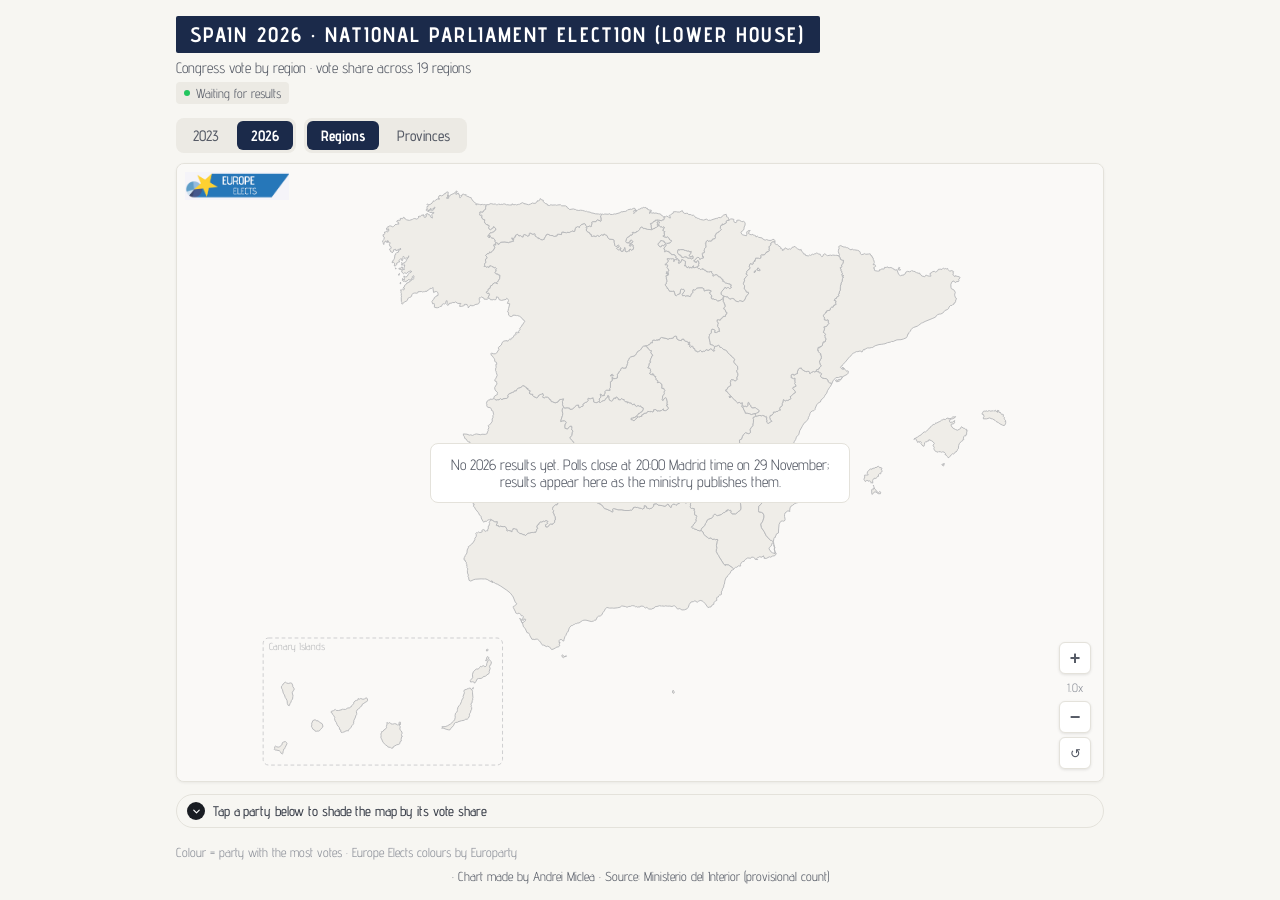
<file: results-map.html>
<!DOCTYPE html>
<html lang="en">
<head>
<meta charset="UTF-8">
<meta name="viewport" content="width=device-width, initial-scale=1.0">
<title>Spain – Lower House Vote by Area</title>
<link rel="preconnect" href="https://fonts.googleapis.com">
<link href="https://fonts.googleapis.com/css2?family=Advent+Pro:wght@400;500;600;700&display=swap" rel="stylesheet">
<link rel="stylesheet" href="assets/map.css?v=20261128h">
<style>
  #tooltip { min-width: 300px; }
  #tooltip .bar-label { width: 150px; white-space: nowrap; overflow: hidden; text-overflow: ellipsis; }
  /* municipality search */
  .muni-search { position: relative; flex: 1 1 220px; max-width: 320px; }
  .muni-search[hidden] { display: none; }
  .muni-search input { width: 100%; font: 500 15px 'Advent Pro', system-ui, sans-serif; color: #1A1D23; background: #fff;
    border: 1px solid #D5D3CC; border-radius: 8px; padding: 7px 12px 7px 32px; outline: none;
    background-image: url("data:image/svg+xml,%3Csvg xmlns='http://www.w3.org/2000/svg' width='16' height='16' fill='none' stroke='%238B8F98' stroke-width='2'%3E%3Ccircle cx='7' cy='7' r='5'/%3E%3Cpath d='M11 11l4 4'/%3E%3C/svg%3E");
    background-repeat: no-repeat; background-position: 10px 50%; }
  .muni-search input:focus { border-color: #1B2A4A; box-shadow: 0 0 0 2px rgba(27,42,74,.12); }
  .muni-search ul { position: absolute; z-index: 20; left: 0; right: 0; top: calc(100% + 4px); list-style: none; background: #fff;
    border: 1px solid #E4E2DB; border-radius: 8px; box-shadow: 0 4px 12px rgba(0,0,0,.12); max-height: 300px; overflow: auto; padding: 4px; }
  .muni-search ul[hidden] { display: none; }
  .muni-search li { padding: 6px 10px; border-radius: 5px; cursor: pointer; font-size: 15px; display: flex; justify-content: space-between; gap: 10px; }
  .muni-search li span { color: #8B8F98; font-size: 13px; white-space: nowrap; }
  .muni-search li[aria-selected="true"], .muni-search li:hover { background: #F2F1EC; }
  .muni-search li.none { color: #8B8F98; cursor: default; background: none; }
  /* a party selected: its highest and lowest result marked on the map */
  .extreme { position: absolute; z-index: 5; pointer-events: none; transform: translate(-50%, calc(-100% - 9px));
    background: #fff; border: 1px solid #1B2A4A; border-radius: 6px; padding: 3px 8px; font-size: 13px; line-height: 1.25;
    color: #1A1D23; white-space: nowrap; box-shadow: 0 2px 6px rgba(0,0,0,.12); }
  .extreme.below { transform: translate(-50%, 9px); }
  .extreme b { font-weight: 700; font-variant-numeric: tabular-nums; }
  .extreme small { display: block; font-size: 11px; color: #8B8F98; letter-spacing: .04em; text-transform: uppercase; }
  .extreme-dot { position: absolute; z-index: 5; width: 9px; height: 9px; margin: -4.5px 0 0 -4.5px; border-radius: 50%;
    background: #1B2A4A; border: 2px solid #fff; pointer-events: none; box-shadow: 0 0 0 1px #1B2A4A; }
  .extreme[hidden], .extreme-dot[hidden] { display: none; }
  .county.muni.found { stroke: #1A1D23; stroke-width: 2.5; vector-effect: non-scaling-stroke; }
</style>
</head>
<body>
<div class="container">
  <div class="header">
    <h1 id="title">Spain · National parliament election (lower house)</h1>
    <div class="subtitle" id="subtitle">&nbsp;</div>
    <div class="status-row">
      <span class="last-updated" id="lastUpdated">Last updated: –</span>
      <span class="counted-pill" id="countedPill"></span>
      <span class="demo-pill" id="demoPill" hidden>Final results</span>
    </div>
  </div>
  <div class="tab-row">
    <div class="level-tabs" id="yearTabs" role="tablist" aria-label="Election"></div>
    <div class="level-tabs" id="levelTabs" role="tablist" aria-label="Level"></div>
    <div class="muni-search" id="muniSearch" hidden>
      <input type="search" id="muniQ" placeholder="Find a municipality" autocomplete="off" aria-label="Find a municipality"
             role="combobox" aria-autocomplete="list" aria-controls="muniList" aria-expanded="false">
      <ul id="muniList" role="listbox" hidden></ul>
    </div>
  </div>
  <div id="map-container" style="overflow:hidden">
    <div class="map-logo"><img src="logo.png?v=2" alt="Europe Elects"></div>
    <svg id="map" viewBox="0 0 1000 640" preserveAspectRatio="xMidYMid meet"></svg>
    <div id="emptyState" class="empty-state" hidden><span></span></div>
    <div id="tooltip"></div>
    <div class="zoom-controls">
      <button class="zoom-btn" id="zoomIn" title="Zoom in">+</button>
      <div class="zoom-level" id="zoomLevel">1.0x</div>
      <button class="zoom-btn" id="zoomOut" title="Zoom out">−</button>
      <button class="zoom-btn reset" id="zoomReset" title="Reset view">↺</button>
    </div>
  </div>
  <div class="cta" role="note">
    <span class="cta-arrow" aria-hidden="true"><svg viewBox="0 0 24 24" fill="none" stroke="currentColor" stroke-width="2.5" stroke-linecap="round" stroke-linejoin="round"><polyline points="6 9 12 15 18 9"/></svg></span>
    <span>Tap a party below to shade the map by its vote share</span>
  </div>
  <div class="legend" id="legend"></div>
  <div class="legend-hint" id="legendHint">Colour = party with the most votes · Europe Elects colours by Europarty</div>
  <div class="footer" id="footer">· Chart made by Andrei Miclea · Source: Ministerio del Interior</div>
</div>
<script src="assets/map-utils.js?v=20261128f"></script>
<script src="assets/es-parties.js?v=20261128h"></script>
<script src="assets/party-card.js?v=20261128f"></script>
<script src="assets/es-map.js?v=20261127b"></script>
<script>
(function () {
  const { NO_DATA_COLOR, isLightFill, partyShade, cssId, buildSplitPatterns, loadResults, autoRefresh,
          formatTs, setCountedPill, setLiveDot } = window.EE;
  const { NS, LEVELS, loadShapes, drawInset, levelTabs, moveTooltip, shortName, svgText, isDemo,
          yearTabs, loadYear, EMPTY_NOTE } = window.ES_MAP;
  const { info } = window.ES_PARTIES;

  // 2023: this file. 2026: the live maps file, empty until it exists (ES_MAP.loadYear).
  const DATA_URL = 'spain_2023_results_demo.json';
  const HINT = 'Colour = party with the most votes · Europe Elects colours by Europarty';

  let year, level, data = null, focus = null;
  const PARTIES = {};

  // The party with the most votes, leaving out "Others".
  function winner(row) {
    if (!row) return null;
    let best = null;
    data.parties.forEach(k => {
      if (k !== 'OTHERS' && typeof row[k] === 'number' && (!best || row[k] > best.pct)) best = { party: k, pct: row[k] };
    });
    return best && best.pct > 0 ? best : null;
  }
  const fillOf = k => PARTIES[k].color2 ? `url(#split-${cssId(k)})` : PARTIES[k].color;

  async function init() {
    year = yearTabs(document.getElementById('yearTabs'), y => { year = y; focus = null; refresh(true); });
    await refresh(true);
    autoRefresh(refresh, 60000);
  }

  // `tabs`: rebuild the level tabs (on start and when the year changes). Municipalities
  // exist only in the 2023 file; the live file has regions and provinces.
  async function refresh(tabs) {
    await window.ES_PARTIES.ready;  // Europarty and EP group from the party database (labels)
    const y = year;
    const d = await loadYear(y, DATA_URL);
    if (y !== year) return;  // the year changed while this was loading
    data = d;
    if (tabs === true) {
      level = levelTabs(document.getElementById('levelTabs'),
                        ['regions', 'provinces'].concat(data.municipalities ? ['municipalities'] : []),
                        lv => { level = lv; render(); });
    }
    setupSearch();
    data.parties.forEach(k => { const i = info(k); PARTIES[k] = { color: i.color, color2: i.color2, name: i.label, ideo: window.ES_PARTIES.ideo(i), groupLabel: i.groupLabel }; });
    await render();
  }

  async function render() {
    const demo = isDemo(data);
    const L = LEVELS[level];
    document.getElementById('title').textContent = `Spain ${demo ? '2023' : '2026'} · National parliament election (lower house)`;
    const t = data.national.turnout;
    document.getElementById('subtitle').textContent = `Congress vote by ${L.one} · vote share across ${L.count}` + (typeof t === 'number' ? ` · turnout ${t.toFixed(1)}%` : '');
    document.getElementById('demoPill').hidden = !demo;
    const lu = document.getElementById('lastUpdated');
    lu.textContent = demo ? 'Official final result, 23 July 2023'
      : data.empty ? 'Waiting for results' : 'Last updated: ' + formatTs(data.fetched_at);
    setLiveDot(lu, !demo && data.counted_pct < 100);
    setCountedPill(document.getElementById('countedPill'), demo ? null : data.counted_pct);
    document.getElementById('footer').textContent = '· Chart made by Andrei Miclea · Source: Ministerio del Interior'
      + (demo ? ' (infoelectoral, official final result 2023)' : ' (provisional count)');
    const sh = await loadShapes(level);
    build(sh, data[level] || {});
    buildLegend();
  }

  function build(sh, rows) {
    const svg = document.getElementById('map');
    svg.innerHTML = '';
    buildSplitPatterns(svg, PARTIES);
    const muni = level === 'municipalities';
    let max = 0;
    if (focus) Object.values(rows).forEach(r => { if (typeof r[focus] === 'number' && r[focus] > max) max = r[focus]; });
    max = Math.max(10, max * 1.05);

    sh.list.forEach(s => {
      const row = rows[s.id];
      let fill = NO_DATA_COLOR, op = null;
      if (focus) {
        const pct = row ? row[focus] : null;
        if (PARTIES[focus].color2) { fill = fillOf(focus); op = pct > 0 ? Math.max(.12, Math.min(1, pct / max)) : .04; }
        else fill = partyShade(pct, max, PARTIES[focus].color);
      } else {
        const w = winner(row);
        if (w) fill = fillOf(w.party);
      }
      const p = document.createElementNS(NS, 'path');
      p.setAttribute('d', s.d); p.setAttribute('class', 'county' + (muni ? ' muni' : '') + (muni && s.id === found ? ' found' : '')); p.setAttribute('fill', fill);
      p.dataset.id = s.id;
      if (op !== null) p.setAttribute('fill-opacity', op);
      p.addEventListener('mouseenter', e => showTooltip(e, s, row));
      p.addEventListener('mousemove', e => moveTooltip(e, 300));
      p.addEventListener('mouseleave', () => document.getElementById('tooltip').style.display = 'none');
      svg.appendChild(p);
    });
    drawInset(svg, sh);

    // Labels: names and the leading share for regions; the leading share for provinces.
    if (!muni) sh.list.forEach(s => {
      const row = rows[s.id];
      const w = winner(row);
      const pct = focus ? (row ? row[focus] : null) : (w || {}).pct;
      if (pct == null || s.cx == null) return;
      const light = isLightFill(focus ? partyShade(pct, max, PARTIES[focus].color) : PARTIES[w.party].color);
      if (level === 'regions') svgText(svg, s.cx, s.cy - 3, 'county-label' + (light ? '' : ' light'), shortName(s.name));
      svgText(svg, s.cx, s.cy + (level === 'regions' ? 8 : 3), 'county-pct' + (light ? '' : ' light'), pct.toFixed(1) + '%');
    });

    const es = document.getElementById('emptyState');
    es.hidden = Object.keys(rows).length > 0;
    es.firstElementChild.textContent = data.empty ? EMPTY_NOTE
      : `No ${LEVELS[level].one} results yet. They appear here as the ministry publishes them.`;

    window.EE.enableZoomPan(svg, { controls: { zoomIn: 'zoomIn', zoomOut: 'zoomOut', zoomReset: 'zoomReset', zoomLevel: 'zoomLevel' }, maxK: muni ? 40 : 12 });
    markExtremes(rows);
  }

  // ---- a party selected: mark the area with its highest result, and the lowest (unless that is 0.0%).
  // The labels are HTML over the map, so they keep their size when zooming, and follow the zoom and pan.
  let marks = [];
  function markExtremes(rows) {
    const box = document.getElementById('map-container');
    box.querySelectorAll('.extreme, .extreme-dot').forEach((x) => x.remove());
    marks = [];
    if (!focus) return;
    let hi = null, lo = null;
    Object.entries(rows).forEach(([id, r]) => {
      const v = r[focus];
      if (typeof v !== 'number') return;
      if (!hi || v > hi.v) hi = { id, v, name: r.name };
      if (!lo || v < lo.v) lo = { id, v, name: r.name };
    });
    if (!hi) return;
    const P = PARTIES[focus];
    const sub = (id) => level === 'municipalities' && data.provinces && data.provinces[id.slice(0, 2)] ? ` (${data.provinces[id.slice(0, 2)].name})` : '';
    const add = (m, what) => {
      const path = document.querySelector(`#map path.county[data-id="${m.id}"]`);
      if (!path) return;
      const dot = document.createElement('div'); dot.className = 'extreme-dot';
      const lab = document.createElement('div'); lab.className = 'extreme';
      lab.innerHTML = `<small>${what} · ${P.ideo}${P.name}</small>${m.name}${sub(m.id)} <b>${m.v.toFixed(1)}%</b>`;
      box.append(dot, lab);
      marks.push({ path, dot, lab });
    };
    add(hi, 'Highest');
    if (lo && lo.id !== hi.id && lo.v.toFixed(1) !== '0.0') add(lo, 'Lowest');
    placeMarks();
  }
  function placeMarks() {
    const box = document.getElementById('map-container').getBoundingClientRect();
    const pos = marks.map((m) => { const r = m.path.getBoundingClientRect(); return { x: r.left + r.width / 2 - box.left, y: r.top + r.height / 2 - box.top }; });
    marks.forEach((m, i) => {
      const { x, y } = pos[i];
      const out = x < 0 || y < 0 || x > box.width || y > box.height;
      m.dot.hidden = m.lab.hidden = out;
      m.dot.style.left = m.lab.style.left = x + 'px';
      m.dot.style.top = m.lab.style.top = y + 'px';
      // label below the point near the top edge, or when the two labels would overlap
      const other = pos[1 - i];
      m.lab.classList.toggle('below', y < 70 || (i === 1 && other && Math.abs(other.x - x) < 200 && Math.abs(other.y - y) < 60));
      const w = m.lab.offsetWidth;   // keep the label inside the map
      m.lab.style.left = Math.min(box.width - w / 2 - 4, Math.max(w / 2 + 4, x)) + 'px';
    });
  }
  // follow zoom / pan (the viewport's transform) and size changes
  new MutationObserver(() => marks.length && placeMarks()).observe(document.getElementById('map'), { attributes: true, subtree: true, attributeFilter: ['transform'] });
  new ResizeObserver(() => marks.length && placeMarks()).observe(document.getElementById('map-container'));

  // ---- municipality search: type a name, pick it, and the map switches to municipalities, zooms in and
  // shows its result. Only where the data has municipalities (the 2023 file; the live 2026 file has none).
  let found = null, list = [], hits = [], sel = -1;
  const fold = (t) => t.normalize('NFD').replace(/[\u0300-\u036f]/g, '').toLowerCase().replace(/[^a-z0-9ñ ]+/g, ' ').replace(/\s+/g, ' ').trim();
  // "A Coruña", "Les Borges…", "L'Hospitalet…": also found without the article
  const bare = (t) => t.replace(/^(a|o|as|os|el|la|los|las|les|l|els|es|sa|ses|s) /, '');
  function setupSearch() {
    const box = document.getElementById('muniSearch'), q = document.getElementById('muniQ'), ul = document.getElementById('muniList');
    const munis = data.municipalities || {};
    box.hidden = !Object.keys(munis).length;
    list = Object.entries(munis).map(([id, r]) => {
      const prov = (data.provinces || {})[id.slice(0, 2)];
      // "Coruña, A" / "Palmas de Gran Canaria, Las": also searchable as "A Coruña", "Las Palmas…"
      const alt = r.name.replace(/^(.*), (\S+)$/, '$2 $1');
      return { id, name: r.name, prov: prov ? prov.name : '', key: fold(r.name), alt: bare(fold(alt)) };
    });
    if (box.__ready) return;
    box.__ready = true;
    const close = () => { ul.hidden = true; q.setAttribute('aria-expanded', 'false'); sel = -1; };
    const draw = () => {
      const t = fold(q.value);
      if (!t) { found = null; document.querySelectorAll('#map .county.found').forEach((x) => x.classList.remove('found')); return close(); }
      const exact = [], starts = [], within = [];
      for (const m of list) {
        if (m.key === t || m.alt === t || bare(m.key) === t) exact.push(m);
        else if (m.key.startsWith(t) || m.alt.startsWith(t)) starts.push(m);
        else if (m.key.includes(t) || m.alt.includes(t)) within.push(m);
      }
      hits = exact.concat(starts.sort((a, b) => a.key.length - b.key.length), within).slice(0, 12);
      sel = hits.length ? 0 : -1;
      ul.innerHTML = hits.length
        ? hits.map((m, i) => `<li role="option" id="mo${i}" aria-selected="${i === sel}" data-i="${i}">${m.name}<span>${m.prov}</span></li>`).join('')
        : '<li class="none">No municipality found</li>';
      ul.hidden = false; q.setAttribute('aria-expanded', 'true');
    };
    const mark = () => ul.querySelectorAll('li[role=option]').forEach((li, i) => {
      li.setAttribute('aria-selected', i === sel); if (i === sel) { li.scrollIntoView({ block: 'nearest' }); q.setAttribute('aria-activedescendant', li.id); }
    });
    q.addEventListener('input', draw);
    q.addEventListener('focus', () => { if (q.value) draw(); });
    q.addEventListener('keydown', (e) => {
      if (e.key === 'ArrowDown' && hits.length) { sel = (sel + 1) % hits.length; mark(); e.preventDefault(); }
      else if (e.key === 'ArrowUp' && hits.length) { sel = (sel - 1 + hits.length) % hits.length; mark(); e.preventDefault(); }
      else if (e.key === 'Enter' && sel >= 0) { pick(hits[sel]); e.preventDefault(); }
      else if (e.key === 'Escape') close();
    });
    ul.addEventListener('mousedown', (e) => { const li = e.target.closest('li[data-i]'); if (li) { e.preventDefault(); pick(hits[+li.dataset.i]); } });
    q.addEventListener('blur', () => setTimeout(close, 120));
    function pick(m) {
      q.value = m.name; close(); q.blur();
      found = m.id;
      if (level !== 'municipalities') {
        const tab = [...document.querySelectorAll('#levelTabs .level-tab')].find((b) => b.textContent === LEVELS.municipalities.tab);
        if (tab) { tab.click(); setTimeout(() => goTo(m.id), 400); return; }
      }
      document.querySelectorAll('#map .county.found').forEach((x) => x.classList.remove('found'));
      goTo(m.id);
    }
  }
  // Zoom the map onto one municipality, outline it and show its result.
  function goTo(id, tries = 0) {
    const svg = document.getElementById('map');
    const p = svg.querySelector(`path.county[data-id="${id}"]`);
    if (!p) { if (tries < 20) setTimeout(() => goTo(id, tries + 1), 150); return; }
    p.classList.add('found');
    const st = svg.__zoomPanState, g = svg.__viewport, bb = p.getBBox();
    if (st && g) {
      const vb = svg.viewBox.baseVal, W = vb.width || 1000, H = vb.height || 640;
      const k = Math.max(1, Math.min(st.maxK, 0.22 * Math.min(W / Math.max(bb.width, 1), H / Math.max(bb.height, 1)), 24));
      st.k = k;
      st.tx = Math.min(0, Math.max(W - W * k, W / 2 - (bb.x + bb.width / 2) * k));
      st.ty = Math.min(0, Math.max(H - H * k, H / 2 - (bb.y + bb.height / 2) * k));
      g.setAttribute('transform', `translate(${st.tx},${st.ty}) scale(${st.k})`);
      if (svg.__updateZoomLevel) svg.__updateZoomLevel();
    }
    p.parentNode.appendChild(p);   // on top, so the outline isn't hidden by neighbours
    const shape = { id, name: (data.municipalities[id] || {}).name || '' };
    requestAnimationFrame(() => {
      const r = p.getBoundingClientRect();
      showTooltip({ clientX: r.left + r.width / 2, clientY: r.top + r.height / 2 }, shape, data.municipalities[id]);
    });
  }

  function showTooltip(e, s, row) {
    const tt = document.getElementById('tooltip');
    let html = `<h3>${row ? row.name : s.name}</h3>`;
    if (row) {
      const t = row.turnout;
      const meta = [typeof t === 'number' ? `Turnout ${t.toFixed(1)}%` : null,
                    typeof row.counted_pct === 'number' && row.counted_pct < 100 ? `${row.counted_pct.toFixed(1)}% counted` : null].filter(Boolean);
      if (meta.length) html += `<div class="tt-meta">${meta.join(' · ')}</div>`;
      data.parties.filter(k => typeof row[k] === 'number' && row[k] > 0)
        .sort((a, b) => (a === 'OTHERS') - (b === 'OTHERS') || row[b] - row[a]).forEach(k => {
          const P = PARTIES[k], active = focus === k;
          html += `<div class="bar-row"${active ? ' style="font-weight:700"' : ''}>
            <div class="bar-label" style="color:${P.color === '#D5D3CC' ? '#565B66' : P.color}">${P.ideo}${P.name}${P.groupLabel ? ` <span style="color:#8B8F98;font-weight:400">${P.groupLabel}</span>` : ''}</div>
            <div class="bar-container"><div class="bar-fill" style="width:${row[k]}%;background:${P.color}"></div></div>
            <div class="bar-pct">${row[k].toFixed(1)}%</div></div>`;
        });
    } else html += '<div class="no-data">No data</div>';
    tt.innerHTML = html; tt.style.display = 'block'; moveTooltip(e, 300);
  }

  function buildLegend() {
    const lg = document.getElementById('legend');
    lg.innerHTML = '';
    data.parties.filter(k => k !== 'OTHERS').forEach(k => {
      const P = PARTIES[k];
      const btn = document.createElement('button');
      btn.type = 'button';
      btn.className = 'legend-item clickable' + (focus === k ? ' active' : '');
      btn.setAttribute('aria-pressed', focus === k ? 'true' : 'false');
      const sw = P.color2 ? `linear-gradient(135deg, ${P.color} 0 50%, ${P.color2} 50% 100%)` : P.color;
      const nat = data.national[k];
      btn.innerHTML = `<div class="legend-swatch" style="background:${sw}"></div>${P.ideo}${P.name}`
        + (P.groupLabel ? `<span class="legend-group">${P.groupLabel}</span>` : '')
        + (typeof nat === 'number' ? `<span class="legend-pct">${nat.toFixed(1)}%</span>` : '');
      btn.onclick = () => {
        focus = focus === k ? null : k;
        document.getElementById('legendHint').textContent = focus
          ? `Showing ${P.name} — tap again to return to the winner view` : HINT;
        render();
      };
      if (window.ES_CARD) window.ES_CARD.attach(btn, () => ({ info: window.ES_PARTIES.info(k),   // party profile on hover
        stats: typeof nat === 'number' ? [['Vote', nat.toFixed(1) + '%']] : [] }));
      lg.appendChild(btn);
    });
  }

  init();
})();
</script>
</body>
</html>
</file>
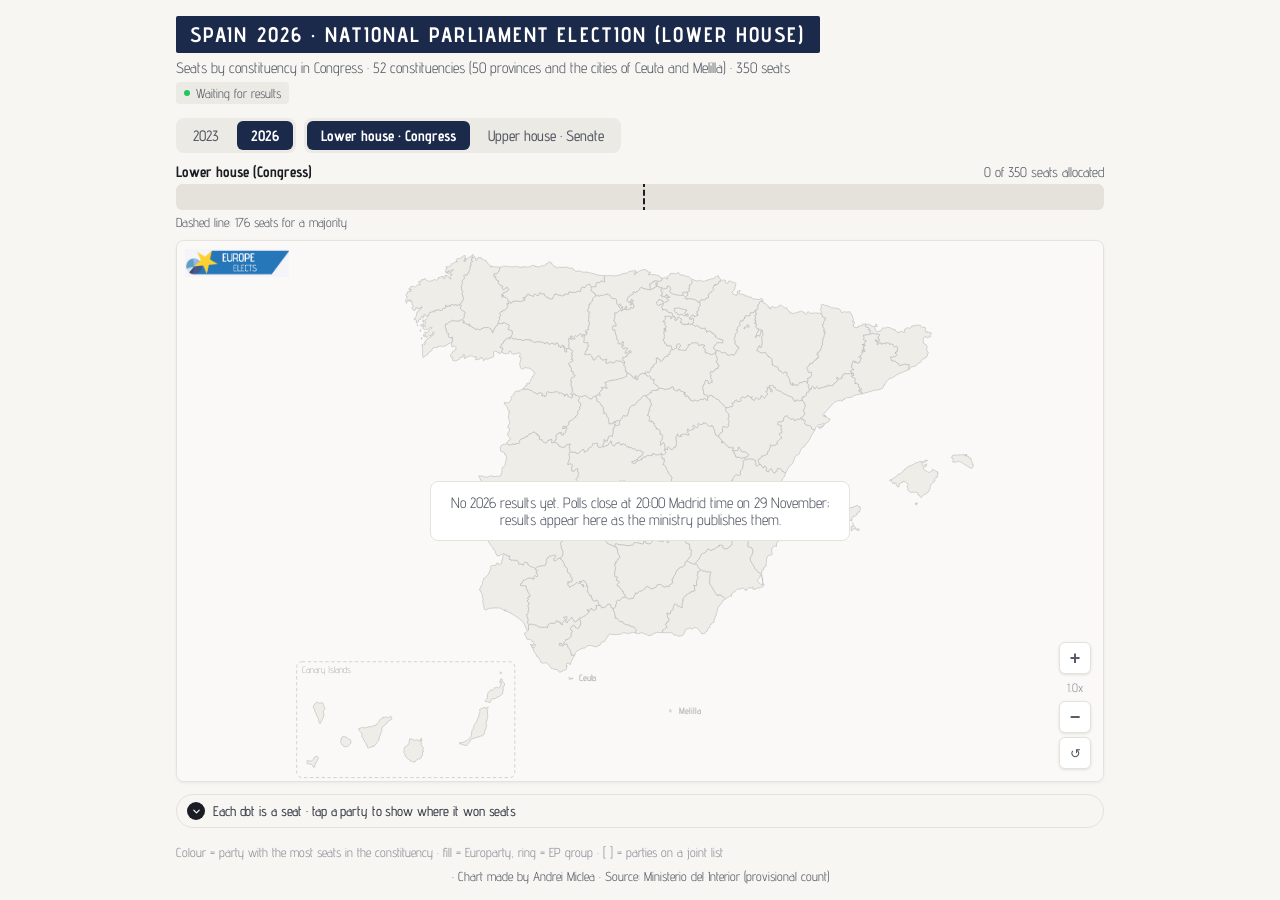
<file: seats-map.html>
<!DOCTYPE html>
<html lang="en">
<head>
<meta charset="UTF-8">
<meta name="viewport" content="width=device-width, initial-scale=1.0">
<title>Spain – Seats</title>
<link rel="preconnect" href="https://fonts.googleapis.com">
<link href="https://fonts.googleapis.com/css2?family=Advent+Pro:wght@400;500;600;700&display=swap" rel="stylesheet">
<link rel="stylesheet" href="assets/map.css?v=20261128h">
<style>
  .house-tabs { display: inline-flex; gap: 4px; padding: 3px; background: #ECEAE4; border-radius: 8px; }
  .house-tabs[hidden] { display: none; }
  .house-tab {
    border: 0; background: transparent; font-family: inherit; font-size: 15px; font-weight: 500;
    color: #565B66; padding: 6px 14px; border-radius: 6px; cursor: pointer;
  }
  .house-tab:hover { color: #1A1D23; }
  .house-tab.active { background: #1B2A4A; color: #fff; font-weight: 700; box-shadow: none; }
  .house-tab:focus-visible { outline: 2px solid #2A5DB0; outline-offset: 1px; }

  .demo-pill { font-size: 13px; padding: 3px 8px; background: #E3EBF7; color: #1E4C99; border-radius: 4px; font-weight: 600; }

  .seatbar-wrap { margin-bottom: 10px; }
  .seatbar-top { display: flex; justify-content: space-between; align-items: baseline; font-size: 14px; color: #565B66; margin-bottom: 4px; }
  .seatbar-top strong { color: #1A1D23; font-size: 15px; }
  .seatbar { position: relative; display: flex; height: 26px; border-radius: 6px; overflow: hidden; background: #E4E2DB; }
  .seg { height: 100%; display: flex; align-items: center; justify-content: center; font-size: 13px; font-weight: 600; color: #fff;
         font-variant-numeric: tabular-nums; border-right: 1px solid rgba(255,255,255,.6); cursor: pointer; transition: opacity .15s; }
  .seg:last-child { border-right: 0; }
  .seg.dark-text { color: #1A1D23; }
  .seg.dim { opacity: .3; }
  .majority { position: absolute; top: -3px; bottom: -3px; width: 0; border-left: 2px dashed #1A1D23; pointer-events: none; }
  .seatbar-note { font-size: 13px; color: #565B66; margin-top: 4px; }

  .county { stroke-width: .7; }
  .seat-dot { stroke: #fff; stroke-width: .6; pointer-events: none; transition: opacity .2s; }
  .inset-frame { fill: none; stroke: #8B8F98; stroke-width: 1; stroke-dasharray: 4 3; pointer-events: none; }
  .inset-label { font-size: 11px; fill: #565B66; font-family: 'Advent Pro', sans-serif; pointer-events: none; }
  .bar-seats { font-size: 13px; color: #1A1D23; width: 44px; text-align: right; font-weight: 600; font-variant-numeric: tabular-nums; }
  #tooltip { min-width: 290px; }
  #tooltip .bar-label { width: 130px; overflow: hidden; text-overflow: ellipsis; }
  .small-label { font-size: 11px; fill: #565B66; font-family: 'Advent Pro', sans-serif; font-weight: 600; pointer-events: none; }
  .tt-meta { font-size: 13px; color: #565B66; margin: -4px 0 8px; }
  .legend-group { font-size: 12px; color: #8B8F98; font-weight: 500; margin-left: 2px; }
  .legend-seats { font-weight: 700; font-variant-numeric: tabular-nums; margin-left: 2px; }

  @media (max-width: 520px) {
    .house-tab { font-size: 14px; padding: 5px 10px; }
    .seatbar { height: 22px; }
    .seg { font-size: 12px; }
  }
</style>
</head>
<body>
<div class="container">
  <div class="header">
    <h1 id="title">Spain · National parliament election (lower house)</h1>
    <div class="subtitle" id="subtitle">&nbsp;</div>
    <div class="status-row">
      <span class="last-updated" id="lastUpdated">Last updated: –</span>
      <span class="counted-pill" id="countedPill"></span>
      <span class="demo-pill" id="demoPill" hidden>Final results</span>
    </div>
  </div>
  <div class="tab-row">
    <div class="level-tabs" id="yearTabs" role="tablist" aria-label="Election"></div>
    <div class="house-tabs" role="tablist" aria-label="House">
      <button class="house-tab" role="tab" data-house="congress">Lower house · Congress</button>
      <button class="house-tab" role="tab" data-house="senate">Upper house · Senate</button>
    </div>
  </div>
  <div class="seatbar-wrap">
    <div class="seatbar-top"><strong id="seatbarTitle">&nbsp;</strong><span id="seatbarInfo"></span></div>
    <div class="seatbar" id="seatbar"></div>
    <div class="seatbar-note" id="seatbarNote"></div>
  </div>
  <div id="map-container" style="overflow:hidden">
    <div class="map-logo"><img src="logo.png?v=2" alt="Europe Elects"></div>
    <svg id="map" viewBox="0 0 1000 640" preserveAspectRatio="xMidYMid meet"></svg>
    <div id="emptyState" class="empty-state" hidden><span></span></div>
    <div id="tooltip"></div>
    <div class="zoom-controls">
      <button class="zoom-btn" id="zoomIn" title="Zoom in">+</button>
      <div class="zoom-level" id="zoomLevel">1.0x</div>
      <button class="zoom-btn" id="zoomOut" title="Zoom out">−</button>
      <button class="zoom-btn reset" id="zoomReset" title="Reset view">↺</button>
    </div>
  </div>
  <div class="cta" role="note">
    <span class="cta-arrow" aria-hidden="true"><svg viewBox="0 0 24 24" fill="none" stroke="currentColor" stroke-width="2.5" stroke-linecap="round" stroke-linejoin="round"><polyline points="6 9 12 15 18 9"/></svg></span>
    <span>Each dot is a seat · tap a party to show where it won seats</span>
  </div>
  <div class="legend" id="legend"></div>
  <div class="legend-hint" id="legendHint">Colour = party with the most seats in the constituency · fill = Europarty, ring = EP group · [ ] = parties on a joint list</div>
  <div class="footer" id="footer">· Chart made by Andrei Miclea · Source: Ministerio del Interior</div>
</div>
<script src="assets/map-utils.js?v=20261128f"></script>
<script src="assets/es-parties.js?v=20261128h"></script>
<script src="assets/party-card.js?v=20261128f"></script>
<script src="assets/es-map.js?v=20261127b"></script>
<script>
(function () {
  const { NO_DATA_COLOR, isLightFill, partyShade, cssId, bbox, makeProjection, featurePath,
          featureCentroid, loadResults, autoRefresh, formatTs, setCountedPill, setLiveDot } = window.EE;

  // The seats file the client gets. Election night: point this at the live file.
  const DATA_URL = 'spain_2023_seats_demo.json';
  // 2023: that file. 2026: the live maps file's `congress` / `senate` (seats by
  // constituency, refreshed every 5 minutes), empty until it exists (ES_MAP.loadYear).
  const { yearTabs, loadYear, EMPTY_NOTE } = window.ES_MAP;
  let year;
  // A house with nothing declared yet: every constituency grey.
  const emptyHouse = h => h === 'congress'
    ? { seats: [], constituencies: [], seats_total: 350, majority: 176, constituencies_total: 52, counted_pct: 0 }
    : { seats: [], constituencies: [], seats_total: 208, majority: null, constituencies_total: 59, counted_pct: 0 };
  const GEO = { congress: 'geo/congress.geojson', senate: 'geo/senate.geojson' };
  const SVG_W = 1000, SVG_H = 640;
  // Europe Elects names and EP-group colours (assets/es-parties.js), keyed by the
  // national party the seats file gives for every list.
  const { info } = window.ES_PARTIES;
  const label = a => info(a).label;

  const params = new URLSearchParams(location.search);
  let house = params.get('house') === 'senate' ? 'senate' : 'congress';
  // A dashboard panel fixed to one house (?embed=1&house=…): no Congress/Senate switch.
  if (params.get('embed') && params.get('house')) document.querySelector('.house-tabs').hidden = true;
  let feed = null, focus = null;
  const shapes = {}; // house -> { id: {name, type, canary, d, cx, cy} }

  async function loadShapes(h) {
    if (shapes[h]) return shapes[h];
    const geo = await fetch(GEO[h]).then(r => r.json());
    const proj = makeProjection(bbox(geo.features), SVG_W, SVG_H);
    const out = {};
    geo.features.forEach(f => {
      const p = f.properties;
      out[p.id] = { name: p.name, type: p.type, canary: p.canary, d: featurePath(f, proj), ...featureCentroid(f, proj) };
    });
    // The inset frame round the Canaries, from their projected outlines.
    const canary = geo.features.filter(f => f.properties.canary);
    const [x0, y1] = proj(...bbox(canary).slice(0, 2)), [x1, y0] = proj(...bbox(canary).slice(2));
    out.__inset = { x: x0 - 12, y: y0 - 12, w: x1 - x0 + 24, h: y1 - y0 + 24 };
    shapes[h] = out;
    return out;
  }

  function colours(ch) {
    const map = {};
    ch.seats.forEach(p => { map[p.party] = info(p.party).color; });
    ch.constituencies.forEach(c => c.seats.forEach(s => { map[s.national_party] = info(s.national_party).color; }));
    return map;
  }
  // Swatch / bar background: a list in two Europarties is shown in both colours.
  function swatch(k) {
    const i = info(k);
    return i.color2 ? `linear-gradient(135deg, ${i.color} 0 50%, ${i.color2} 50% 100%)` : i.color;
  }
  // Legend swatch: Europarty fill (two Europarties: split), EP group as a ring.
  function swStyle(k) {
    const i = info(k);
    return `background:${swatch(k)};border-radius:50%;` + (i.ring ? `box-shadow:0 0 0 2px #fff,0 0 0 3.5px ${i.ring};margin:0 3px 0 2px` : '');
  }

  async function init() {
    document.querySelectorAll('.house-tab').forEach(b => b.onclick = () => {
      if (b.dataset.house === house) return;
      house = b.dataset.house; focus = null;
      const u = new URL(location.href); u.searchParams.set('house', house); history.replaceState(null, '', u);
      render();
    });
    year = yearTabs(document.getElementById('yearTabs'), y => { year = y; focus = null; refresh(); });
    await refresh();
    autoRefresh(refresh, 60000);
  }

  async function refresh() {
    await window.ES_PARTIES.ready;  // Europarty and EP group from the party database (labels)
    const y = year;
    const d = await loadYear(y, DATA_URL);
    if (y !== year) return;  // the year changed while this was loading
    feed = d;
    await render();
  }

  async function render() {
    const ch = feed[house] || emptyHouse(house);
    const sh = await loadShapes(house);
    const col = colours(ch);
    const order = ch.seats.map(p => p.party);
    const rank = k => { const i = order.indexOf(k); return i < 0 ? 999 : i; };

    document.querySelectorAll('.house-tab').forEach(b => {
      const a = b.dataset.house === house;
      b.classList.toggle('active', a); b.setAttribute('aria-selected', a);
    });
    const demo = /^DEMO/.test(feed.election || '');
    document.getElementById('title').textContent =
      `Spain ${year} · National parliament election (${house === 'congress' ? 'lower' : 'upper'} house)`;
    document.getElementById('subtitle').textContent = house === 'congress'
      ? `Seats by constituency in Congress · ${ch.constituencies_total} constituencies (50 provinces and the cities of Ceuta and Melilla) · ${ch.seats_total} seats`
      : `Seats by constituency in the Senate · ${ch.constituencies_total} constituencies (provinces, with the Balearic and Canary Islands by island) · ${ch.seats_total} directly elected seats`;
    document.getElementById('demoPill').hidden = !demo;
    const lu = document.getElementById('lastUpdated');
    lu.textContent = demo ? 'Official final result, 23 July 2023'
      : feed.empty ? 'Waiting for results' : 'Last updated: ' + formatTs(feed.fetched_at);
    const es = document.getElementById('emptyState');
    es.hidden = ch.seats.length > 0;
    es.firstElementChild.textContent = feed.empty ? EMPTY_NOTE
      : 'No seats declared yet. They appear here as the ministry publishes the count.';
    setLiveDot(lu, !demo && ch.counted_pct < 100);
    setCountedPill(document.getElementById('countedPill'), ch.counted_pct);
    document.getElementById('footer').textContent = '· Chart made by Andrei Miclea · Source: Ministerio del Interior'
      + (demo ? ' (infoelectoral, official final result 2023)' : ' (provisional count)');

    buildSeatbar(ch, col);
    buildMap(ch, sh, col, rank);
    buildLegend(ch, col);
  }

  function buildSeatbar(ch, col) {
    const total = ch.seats_total;
    const allocated = ch.seats.reduce((a, p) => a + p.seats, 0);
    document.getElementById('seatbarTitle').textContent = house === 'congress' ? 'Lower house (Congress)' : 'Upper house (Senate)';
    document.getElementById('seatbarInfo').textContent = allocated < total
      ? `${allocated} of ${total} seats allocated` : `${total} seats`;
    const bar = document.getElementById('seatbar');
    bar.innerHTML = '';
    ch.seats.forEach(p => {
      const seg = document.createElement('div');
      const w = p.seats / total * 100;
      seg.className = 'seg' + (isLightFill(col[p.party]) ? ' dark-text' : '') + (focus && focus !== p.party ? ' dim' : '');
      seg.style.width = w + '%'; seg.style.background = swatch(p.party);
      if (window.ES_CARD) window.ES_CARD.attach(seg, () => ({ info: info(p.party), stats: [['Seats', String(p.seats)]] }));   // party profile on hover
      if (w > 3.2) seg.textContent = p.seats;
      seg.onclick = () => setFocus(p.party);
      bar.appendChild(seg);
    });
    if (ch.majority) {
      const m = document.createElement('div');
      m.className = 'majority'; m.style.left = (ch.majority / total * 100) + '%';
      bar.appendChild(m);
    }
    document.getElementById('seatbarNote').textContent = house === 'congress'
      ? `Dashed line: ${ch.majority} seats for a majority`
      : 'Senators appointed later by the regional parliaments are not included';
  }

  function tiePattern(defs, a, b, col) {
    const id = 'tie-' + cssId(a) + '-' + cssId(b);
    if (defs.querySelector('#' + id)) return id;
    const ns = 'http://www.w3.org/2000/svg';
    const p = document.createElementNS(ns, 'pattern');
    p.setAttribute('id', id); p.setAttribute('patternUnits', 'userSpaceOnUse');
    p.setAttribute('width', 8); p.setAttribute('height', 8); p.setAttribute('patternTransform', 'rotate(45)');
    [[0, a], [4, b]].forEach(([x, k]) => {
      const r = document.createElementNS(ns, 'rect');
      r.setAttribute('x', x); r.setAttribute('width', 4); r.setAttribute('height', 8);
      r.setAttribute('fill', partyShade(45, 100, col[k])); p.appendChild(r);
    });
    defs.appendChild(p);
    return id;
  }

  function buildMap(ch, sh, col, rank) {
    const svg = document.getElementById('map');
    const ns = 'http://www.w3.org/2000/svg';
    svg.innerHTML = '';
    const defs = document.createElementNS(ns, 'defs'); svg.appendChild(defs);
    const byCode = Object.fromEntries(ch.constituencies.map(c => [c.code, c]));
    // Until 2026 Eivissa and Formentera elected their senator together (075); the shapes
    // are the 2026 constituencies (073, 074), so both islands show that one seat.
    const joint = byCode['075'] && !byCode['073'];
    if (joint) byCode['073'] = byCode['074'] = byCode['075'];
    const ids = Object.keys(sh).filter(k => k !== '__inset');

    // Seat share of the focused party per constituency, for the shading scale.
    const share = c => c ? c.seats.filter(s => s.national_party === focus).reduce((a, s) => a + s.seats, 0) / c.seats_total : 0;
    const maxShare = focus ? Math.max(...ch.constituencies.map(share), 0.01) : 0;

    ids.forEach(id => {
      const c = byCode[id];
      let fill = NO_DATA_COLOR;
      if (c && c.seats.length) {
        if (focus) {
          const s = share(c);
          fill = s > 0 ? partyShade(s, maxShare, col[focus]) : '#F7F6F2';
        } else {
          const top = groupByParty(c, rank);
          fill = top.length > 1 && top[0].seats === top[1].seats
            ? `url(#${tiePattern(defs, top[0].party, top[1].party, col)})`
            : partyShade(45, 100, col[top[0].party]);
        }
      }
      const p = document.createElementNS(ns, 'path');
      p.setAttribute('d', sh[id].d); p.setAttribute('class', 'county'); p.setAttribute('fill', fill);
      p.addEventListener('mouseenter', e => showTooltip(e, sh[id], c, col, rank));
      p.addEventListener('mousemove', moveTooltip);
      p.addEventListener('mouseleave', () => document.getElementById('tooltip').style.display = 'none');
      svg.appendChild(p);
    });

    const f = sh.__inset;
    const frame = document.createElementNS(ns, 'rect');
    Object.entries({ x: f.x, y: f.y, width: f.w, height: f.h, rx: 6, class: 'inset-frame' }).forEach(([k, v]) => frame.setAttribute(k, v));
    svg.appendChild(frame);
    const il = document.createElementNS(ns, 'text');
    il.setAttribute('x', f.x + 6); il.setAttribute('y', f.y + 13); il.setAttribute('class', 'inset-label');
    il.textContent = 'Canary Islands'; svg.appendChild(il);

    // Ceuta and Melilla are a few pixels across: name them next to their seat dots.
    [['51', 'Ceuta'], ['52', 'Melilla']].forEach(([id, name]) => {
      if (!sh[id]) return;
      const t = document.createElementNS(ns, 'text');
      t.setAttribute('x', sh[id].cx + 10); t.setAttribute('y', sh[id].cy + 3.5);
      t.setAttribute('class', 'small-label'); t.textContent = name;
      svg.appendChild(t);
    });

    // One dot per seat, coloured by party, in a small grid on the constituency.
    ids.forEach(id => {
      const c = byCode[id];
      if (!c || (joint && id === '074')) return;  // the joint seat's dot sits on Eivissa
      const dots = [];
      groupByParty(c, rank).forEach(g => { for (let i = 0; i < g.seats; i++) dots.push(g.party); });
      while (dots.length < c.seats_total) dots.push(null); // seats not allocated yet
      const n = dots.length, cols = Math.ceil(Math.sqrt(n * 1.4)), rows = Math.ceil(n / cols);
      const r = n > 20 ? 2.5 : 3.2, gap = r * 2 + 1.4;
      const { cx, cy } = sh[id];
      dots.forEach((party, i) => {
        const row = Math.floor(i / cols), inRow = Math.min(cols, n - row * cols), colI = i % cols;
        const d = document.createElementNS(ns, 'circle');
        d.setAttribute('cx', cx + (colI - (inRow - 1) / 2) * gap);
        d.setAttribute('cy', cy + (row - (rows - 1) / 2) * gap);
        d.setAttribute('r', r); d.setAttribute('class', 'seat-dot');
        d.setAttribute('fill', party ? col[party] : '#D5D3CC');
        const ring = party && info(party).ring;   // EP group as a ring around the Europarty colour
        if (ring) { d.style.stroke = ring; d.style.strokeWidth = (r * 0.36).toFixed(2); }
        if (focus && party !== focus) d.setAttribute('opacity', 0.18);
        svg.appendChild(d);
      });
    });

    if (window.EE.enableZoomPan) window.EE.enableZoomPan(svg, { controls: { zoomIn: 'zoomIn', zoomOut: 'zoomOut', zoomReset: 'zoomReset', zoomLevel: 'zoomLevel' }, maxK: 12 });
  }

  // A constituency's seats per national party (PSC and PSOE count together), largest first.
  function groupByParty(c, rank) {
    const m = {};
    c.seats.forEach(s => { m[s.national_party] = (m[s.national_party] || 0) + s.seats; });
    return Object.entries(m).map(([party, seats]) => ({ party, seats }))
      .sort((a, b) => b.seats - a.seats || rank(a.party) - rank(b.party));
  }

  function showTooltip(e, shape, c, col, rank) {
    const tt = document.getElementById('tooltip');
    let html = `<h3>${c ? c.name : shape.name}</h3>`;  // c.name: "Eivissa-Formentera" in 2023
    if (c) {
      const allocated = c.seats.reduce((a, s) => a + s.seats, 0);
      html += `<div class="tt-meta">${shape.type === 'island' ? 'Island constituency' : 'Province'} · ${c.seats_total} seat${c.seats_total === 1 ? '' : 's'}`
        + (c.counted_pct < 100 ? ` · ${c.counted_pct.toFixed(1)}% counted` : '') + '</div>';
      if (c.seats.length) {
        c.seats.slice().sort((a, b) => b.seats - a.seats || rank(a.national_party) - rank(b.national_party)).forEach(s => {
          const g = info(s.national_party).groupLabel;
          const name = window.ES_PARTIES.ideo(info(s.party)) + label(s.party) + (s.national_party !== s.party ? ` <span style="color:#8B8F98;font-weight:400">(${label(s.national_party)})</span>` : '')
            + (g ? ` <span style="color:#8B8F98;font-weight:400">${g}</span>` : '');
          html += `<div class="bar-row"${focus === s.national_party ? ' style="font-weight:700"' : ''}>
            <div class="bar-label" style="color:${col[s.national_party]}">${name}</div>
            <div class="bar-container"><div class="bar-fill" style="width:${s.seats / c.seats_total * 100}%;background:${col[s.national_party]}"></div></div>
            <div class="bar-seats">${s.seats}</div></div>`;
        });
        if (allocated < c.seats_total) html += `<div class="no-data">${c.seats_total - allocated} not allocated yet</div>`;
      } else html += '<div class="no-data">No seats allocated yet</div>';
    } else html += '<div class="no-data">No data yet</div>';
    tt.innerHTML = html; tt.style.display = 'block'; moveTooltip(e);
  }
  function moveTooltip(e) {
    const tt = document.getElementById('tooltip');
    const rect = document.getElementById('map-container').getBoundingClientRect();
    let left = e.clientX - rect.left + 15;
    if (left + 270 > rect.width) left = e.clientX - rect.left - 270;
    tt.style.left = Math.max(4, left) + 'px'; tt.style.top = (e.clientY - rect.top - 10) + 'px';
  }

  function setFocus(party) {
    focus = focus === party ? null : party;
    const hint = document.getElementById('legendHint');
    hint.textContent = focus
      ? `Showing ${label(focus)}: shade = its share of each constituency's seats · tap again to go back`
      : 'Colour = party with the most seats in the constituency · fill = Europarty, ring = EP group · [ ] = parties on a joint list';
    render();
  }

  function buildLegend(ch, col) {
    const lg = document.getElementById('legend');
    lg.innerHTML = '';
    ch.seats.forEach(p => {
      const btn = document.createElement('button');
      btn.type = 'button';
      btn.className = 'legend-item clickable' + (focus === p.party ? ' active' : '');
      btn.setAttribute('aria-pressed', focus === p.party ? 'true' : 'false');
      const g = info(p.party).groupLabel;
      btn.innerHTML = `<div class="legend-swatch" style="${swStyle(p.party)}"></div>${window.ES_PARTIES.ideo(info(p.party))}${label(p.party)}`
        + (info(p.party).bracket ? `<span class="legend-group" title="Parties on this list">${info(p.party).bracket}</span>` : '')
        + (g ? `<span class="legend-group">${g}</span>` : '') + `<span class="legend-seats">${p.seats}</span>`;
      btn.onclick = () => setFocus(p.party);
      if (window.ES_CARD) window.ES_CARD.attach(btn, () => ({ info: info(p.party), stats: [['Seats', String(p.seats)]] }));
      lg.appendChild(btn);
    });
  }

  init();
})();
</script>
</body>
</html>
</file>
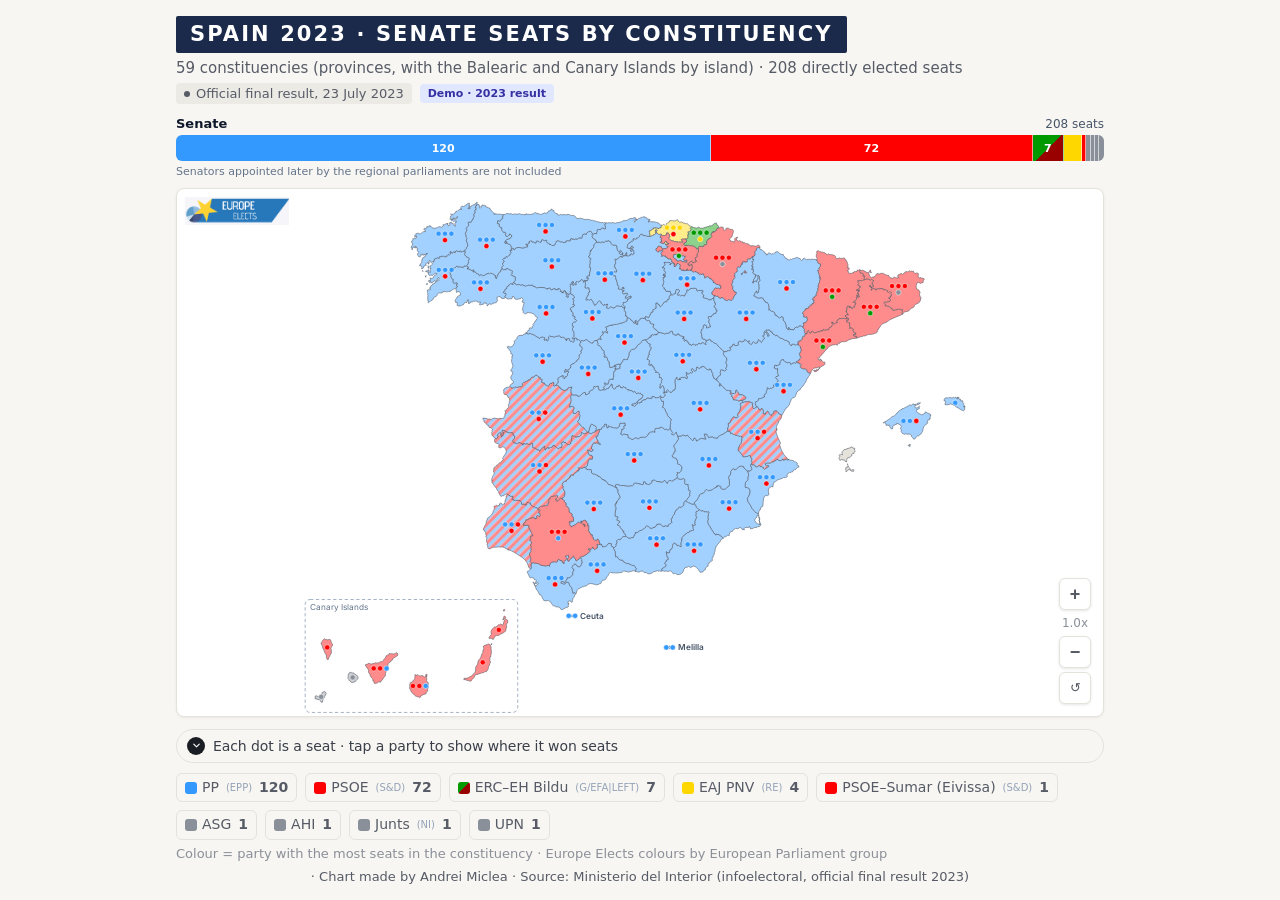
<file: senate-map.html>
<!DOCTYPE html>
<html lang="en">
<head>
<meta charset="UTF-8">
<meta name="viewport" content="width=device-width, initial-scale=1.0">
<title>Spain – Senate Seats</title>
<link rel="preconnect" href="https://fonts.googleapis.com">
<link href="https://fonts.googleapis.com/css2?family=Inter:wght@400;500;600;700&display=swap" rel="stylesheet">
<link rel="stylesheet" href="assets/map.css">
<style>
  .demo-pill { font-size: 11px; padding: 3px 8px; background: #E0E7FF; color: #3730A3; border-radius: 4px; font-weight: 600; }

  .seatbar-wrap { margin-bottom: 10px; }
  .seatbar-top { display: flex; justify-content: space-between; align-items: baseline; font-size: 12px; color: #475569; margin-bottom: 4px; }
  .seatbar-top strong { color: #0F172A; font-size: 13px; }
  .seatbar { position: relative; display: flex; height: 26px; border-radius: 6px; overflow: hidden; background: #E2E8F0; }
  .seg { height: 100%; display: flex; align-items: center; justify-content: center; font-size: 11px; font-weight: 600; color: #fff;
         font-variant-numeric: tabular-nums; border-right: 1px solid rgba(255,255,255,.6); cursor: pointer; transition: opacity .15s; }
  .seg:last-child { border-right: 0; }
  .seg.dark-text { color: #0F172A; }
  .seg.dim { opacity: .3; }
  .majority { position: absolute; top: -3px; bottom: -3px; width: 0; border-left: 2px dashed #0F172A; pointer-events: none; }
  .seatbar-note { font-size: 11px; color: #64748B; margin-top: 4px; }

  .county { stroke-width: .7; }
  .seat-dot { stroke: #fff; stroke-width: .6; pointer-events: none; transition: opacity .2s; }
  .inset-frame { fill: none; stroke: #94A3B8; stroke-width: 1; stroke-dasharray: 4 3; pointer-events: none; }
  .inset-label { font-size: 10px; fill: #64748B; font-family: 'Inter', sans-serif; pointer-events: none; }
  .bar-seats { font-size: 11px; color: #0F172A; width: 44px; text-align: right; font-weight: 600; font-variant-numeric: tabular-nums; }
  #tooltip { min-width: 290px; }
  #tooltip .bar-label { width: 130px; overflow: hidden; text-overflow: ellipsis; }
  .small-label { font-size: 10px; fill: #475569; font-family: 'Inter', sans-serif; font-weight: 600; pointer-events: none; }
  .tt-meta { font-size: 11px; color: #64748B; margin: -4px 0 8px; }
  .legend-group { font-size: 10px; color: #94A3B8; font-weight: 500; margin-left: 2px; }
  .legend-seats { font-weight: 700; font-variant-numeric: tabular-nums; margin-left: 2px; }

  @media (max-width: 520px) {
    .seatbar { height: 22px; }
    .seg { font-size: 10px; }
  }
</style>
</head>
<body>
<div class="container">
  <div class="header">
    <h1 id="title">Spain · Seats by constituency</h1>
    <div class="subtitle" id="subtitle">&nbsp;</div>
    <div class="status-row">
      <span class="last-updated" id="lastUpdated">Last updated: –</span>
      <span class="counted-pill" id="countedPill"></span>
      <span class="demo-pill" id="demoPill" hidden>Demo · 2023 result</span>
    </div>
  </div>
  <div class="seatbar-wrap">
    <div class="seatbar-top"><strong id="seatbarTitle">&nbsp;</strong><span id="seatbarInfo"></span></div>
    <div class="seatbar" id="seatbar"></div>
    <div class="seatbar-note" id="seatbarNote"></div>
  </div>
  <div id="map-container" style="overflow:hidden">
    <div class="map-logo"><img src="logo.png?v=2" alt="Europe Elects"></div>
    <svg id="map" viewBox="0 0 1000 640" preserveAspectRatio="xMidYMid meet"></svg>
    <div id="tooltip"></div>
    <div class="zoom-controls">
      <button class="zoom-btn" id="zoomIn" title="Zoom in">+</button>
      <div class="zoom-level" id="zoomLevel">1.0x</div>
      <button class="zoom-btn" id="zoomOut" title="Zoom out">−</button>
      <button class="zoom-btn reset" id="zoomReset" title="Reset view">↺</button>
    </div>
  </div>
  <div class="cta" role="note">
    <span class="cta-arrow" aria-hidden="true"><svg viewBox="0 0 24 24" fill="none" stroke="currentColor" stroke-width="2.5" stroke-linecap="round" stroke-linejoin="round"><polyline points="6 9 12 15 18 9"/></svg></span>
    <span>Each dot is a seat · tap a party to show where it won seats</span>
  </div>
  <div class="legend" id="legend"></div>
  <div class="legend-hint" id="legendHint">Colour = party with the most seats in the constituency · Europe Elects colours by European Parliament group</div>
  <div class="footer" id="footer">· Chart made by Andrei Miclea · Source: Ministerio del Interior</div>
</div>
<script src="assets/map-utils.js"></script>
<script src="assets/es-parties.js"></script>
<script>
(function () {
  const { NO_DATA_COLOR, isLightFill, partyShade, cssId, bbox, makeProjection, featurePath,
          featureCentroid, loadResults, autoRefresh, formatTs, setCountedPill, setLiveDot } = window.EE;

  // The seats file the client gets. Election night: point this at the live file.
  const DATA_URL = 'spain_2023_seats_demo.json';
  const GEO = { congress: 'geo/congress.geojson', senate: 'geo/senate.geojson' };
  const SVG_W = 1000, SVG_H = 640;
  // Europe Elects names and EP-group colours (assets/es-parties.js), keyed by the
  // national party the seats file gives for every list.
  const { info } = window.ES_PARTIES;
  const label = a => info(a).label;

  // The Senate only; the Congress seats are in hemicycle.html.
  const house = 'senate';
  let feed = null, focus = null;
  const shapes = {}; // house -> { id: {name, type, canary, d, cx, cy} }

  async function loadShapes(h) {
    if (shapes[h]) return shapes[h];
    const geo = await fetch(GEO[h]).then(r => r.json());
    const proj = makeProjection(bbox(geo.features), SVG_W, SVG_H);
    const out = {};
    geo.features.forEach(f => {
      const p = f.properties;
      out[p.id] = { name: p.name, type: p.type, canary: p.canary, d: featurePath(f, proj), ...featureCentroid(f, proj) };
    });
    // The inset frame round the Canaries, from their projected outlines.
    const canary = geo.features.filter(f => f.properties.canary);
    const [x0, y1] = proj(...bbox(canary).slice(0, 2)), [x1, y0] = proj(...bbox(canary).slice(2));
    out.__inset = { x: x0 - 12, y: y0 - 12, w: x1 - x0 + 24, h: y1 - y0 + 24 };
    shapes[h] = out;
    return out;
  }

  function colours(ch) {
    const map = {};
    ch.seats.forEach(p => { map[p.party] = info(p.party).color; });
    ch.constituencies.forEach(c => c.seats.forEach(s => { map[s.national_party] = info(s.national_party).color; }));
    return map;
  }
  // Swatch / bar background: two EP groups are shown as two colours.
  function swatch(k) {
    const i = info(k);
    return i.color2 ? `linear-gradient(135deg, ${i.color} 0 50%, ${i.color2} 50% 100%)` : i.color;
  }

  async function init() {
    await refresh();
    autoRefresh(refresh, 60000);
  }

  async function refresh() {
    feed = await loadResults(DATA_URL);
    await render();
  }

  async function render() {
    const ch = feed[house];
    const sh = await loadShapes(house);
    const col = colours(ch);
    const order = ch.seats.map(p => p.party);
    const rank = k => { const i = order.indexOf(k); return i < 0 ? 999 : i; };

    const demo = /^DEMO/.test(feed.election || '');
    const year = demo ? '2023' : '2026';
    document.getElementById('title').textContent =
      `Spain ${year} · ${house === 'congress' ? 'Congress' : 'Senate'} seats by constituency`;
    document.getElementById('subtitle').textContent = house === 'congress'
      ? `${ch.constituencies_total} constituencies (50 provinces, Ceuta, Melilla) · ${ch.seats_total} seats`
      : `${ch.constituencies_total} constituencies (provinces, with the Balearic and Canary Islands by island) · ${ch.seats_total} directly elected seats`;
    document.getElementById('demoPill').hidden = !demo;
    const lu = document.getElementById('lastUpdated');
    lu.textContent = demo ? 'Official final result, 23 July 2023' : 'Last updated: ' + formatTs(feed.fetched_at);
    setLiveDot(lu, !demo && ch.counted_pct < 100);
    setCountedPill(document.getElementById('countedPill'), ch.counted_pct);
    document.getElementById('footer').textContent = '· Chart made by Andrei Miclea · Source: Ministerio del Interior'
      + (demo ? ' (infoelectoral, official final result 2023)' : ' (provisional count)');

    buildSeatbar(ch, col);
    buildMap(ch, sh, col, rank);
    buildLegend(ch, col);
  }

  function buildSeatbar(ch, col) {
    const total = ch.seats_total;
    const allocated = ch.seats.reduce((a, p) => a + p.seats, 0);
    document.getElementById('seatbarTitle').textContent = house === 'congress' ? 'Congress of Deputies' : 'Senate';
    document.getElementById('seatbarInfo').textContent = allocated < total
      ? `${allocated} of ${total} seats allocated` : `${total} seats`;
    const bar = document.getElementById('seatbar');
    bar.innerHTML = '';
    ch.seats.forEach(p => {
      const seg = document.createElement('div');
      const w = p.seats / total * 100;
      seg.className = 'seg' + (isLightFill(col[p.party]) ? ' dark-text' : '') + (focus && focus !== p.party ? ' dim' : '');
      seg.style.width = w + '%'; seg.style.background = swatch(p.party);
      seg.title = `${label(p.party)}: ${p.seats}`;
      if (w > 3.2) seg.textContent = p.seats;
      seg.onclick = () => setFocus(p.party);
      bar.appendChild(seg);
    });
    if (ch.majority) {
      const m = document.createElement('div');
      m.className = 'majority'; m.style.left = (ch.majority / total * 100) + '%';
      bar.appendChild(m);
    }
    document.getElementById('seatbarNote').textContent = house === 'congress'
      ? `Dashed line: ${ch.majority} seats for a majority`
      : 'Senators appointed later by the regional parliaments are not included';
  }

  function tiePattern(defs, a, b, col) {
    const id = 'tie-' + cssId(a) + '-' + cssId(b);
    if (defs.querySelector('#' + id)) return id;
    const ns = 'http://www.w3.org/2000/svg';
    const p = document.createElementNS(ns, 'pattern');
    p.setAttribute('id', id); p.setAttribute('patternUnits', 'userSpaceOnUse');
    p.setAttribute('width', 8); p.setAttribute('height', 8); p.setAttribute('patternTransform', 'rotate(45)');
    [[0, a], [4, b]].forEach(([x, k]) => {
      const r = document.createElementNS(ns, 'rect');
      r.setAttribute('x', x); r.setAttribute('width', 4); r.setAttribute('height', 8);
      r.setAttribute('fill', partyShade(45, 100, col[k])); p.appendChild(r);
    });
    defs.appendChild(p);
    return id;
  }

  function buildMap(ch, sh, col, rank) {
    const svg = document.getElementById('map');
    const ns = 'http://www.w3.org/2000/svg';
    svg.innerHTML = '';
    const defs = document.createElementNS(ns, 'defs'); svg.appendChild(defs);
    const byCode = Object.fromEntries(ch.constituencies.map(c => [c.code, c]));
    const ids = Object.keys(sh).filter(k => k !== '__inset');

    // Seat share of the focused party per constituency, for the shading scale.
    const share = c => c ? c.seats.filter(s => s.national_party === focus).reduce((a, s) => a + s.seats, 0) / c.seats_total : 0;
    const maxShare = focus ? Math.max(...ch.constituencies.map(share), 0.01) : 0;

    ids.forEach(id => {
      const c = byCode[id];
      let fill = NO_DATA_COLOR;
      if (c && c.seats.length) {
        if (focus) {
          const s = share(c);
          fill = s > 0 ? partyShade(s, maxShare, col[focus]) : '#F8FAFC';
        } else {
          const top = groupByParty(c, rank);
          fill = top.length > 1 && top[0].seats === top[1].seats
            ? `url(#${tiePattern(defs, top[0].party, top[1].party, col)})`
            : partyShade(45, 100, col[top[0].party]);
        }
      }
      const p = document.createElementNS(ns, 'path');
      p.setAttribute('d', sh[id].d); p.setAttribute('class', 'county'); p.setAttribute('fill', fill);
      p.addEventListener('mouseenter', e => showTooltip(e, sh[id], c, col, rank));
      p.addEventListener('mousemove', moveTooltip);
      p.addEventListener('mouseleave', () => document.getElementById('tooltip').style.display = 'none');
      svg.appendChild(p);
    });

    const f = sh.__inset;
    const frame = document.createElementNS(ns, 'rect');
    Object.entries({ x: f.x, y: f.y, width: f.w, height: f.h, rx: 6, class: 'inset-frame' }).forEach(([k, v]) => frame.setAttribute(k, v));
    svg.appendChild(frame);
    const il = document.createElementNS(ns, 'text');
    il.setAttribute('x', f.x + 6); il.setAttribute('y', f.y + 13); il.setAttribute('class', 'inset-label');
    il.textContent = 'Canary Islands'; svg.appendChild(il);

    // Ceuta and Melilla are a few pixels across: name them next to their seat dots.
    [['51', 'Ceuta'], ['52', 'Melilla']].forEach(([id, name]) => {
      if (!sh[id]) return;
      const t = document.createElementNS(ns, 'text');
      t.setAttribute('x', sh[id].cx + 10); t.setAttribute('y', sh[id].cy + 3.5);
      t.setAttribute('class', 'small-label'); t.textContent = name;
      svg.appendChild(t);
    });

    // One dot per seat, coloured by party, in a small grid on the constituency.
    ids.forEach(id => {
      const c = byCode[id];
      if (!c) return;
      const dots = [];
      groupByParty(c, rank).forEach(g => { for (let i = 0; i < g.seats; i++) dots.push(g.party); });
      while (dots.length < c.seats_total) dots.push(null); // seats not allocated yet
      const n = dots.length, cols = Math.ceil(Math.sqrt(n * 1.4)), rows = Math.ceil(n / cols);
      const r = n > 20 ? 2.5 : 3.2, gap = r * 2 + 1.4;
      const { cx, cy } = sh[id];
      dots.forEach((party, i) => {
        const row = Math.floor(i / cols), inRow = Math.min(cols, n - row * cols), colI = i % cols;
        const d = document.createElementNS(ns, 'circle');
        d.setAttribute('cx', cx + (colI - (inRow - 1) / 2) * gap);
        d.setAttribute('cy', cy + (row - (rows - 1) / 2) * gap);
        d.setAttribute('r', r); d.setAttribute('class', 'seat-dot');
        d.setAttribute('fill', party ? col[party] : '#CBD5E1');
        if (focus && party !== focus) d.setAttribute('opacity', 0.18);
        svg.appendChild(d);
      });
    });

    if (window.EE.enableZoomPan) window.EE.enableZoomPan(svg, { controls: { zoomIn: 'zoomIn', zoomOut: 'zoomOut', zoomReset: 'zoomReset', zoomLevel: 'zoomLevel' }, maxK: 12 });
  }

  // A constituency's seats per national party (PSC and PSOE count together), largest first.
  function groupByParty(c, rank) {
    const m = {};
    c.seats.forEach(s => { m[s.national_party] = (m[s.national_party] || 0) + s.seats; });
    return Object.entries(m).map(([party, seats]) => ({ party, seats }))
      .sort((a, b) => b.seats - a.seats || rank(a.party) - rank(b.party));
  }

  function showTooltip(e, shape, c, col, rank) {
    const tt = document.getElementById('tooltip');
    let html = `<h3>${shape.name}</h3>`;
    if (c) {
      const allocated = c.seats.reduce((a, s) => a + s.seats, 0);
      html += `<div class="tt-meta">${shape.type === 'island' ? 'Island constituency' : 'Province'} · ${c.seats_total} seat${c.seats_total === 1 ? '' : 's'}`
        + (c.counted_pct < 100 ? ` · ${c.counted_pct.toFixed(1)}% counted` : '') + '</div>';
      if (c.seats.length) {
        c.seats.slice().sort((a, b) => b.seats - a.seats || rank(a.national_party) - rank(b.national_party)).forEach(s => {
          const g = info(s.national_party).groupLabel;
          const name = label(s.party) + (s.national_party !== s.party ? ` <span style="color:#94A3B8;font-weight:400">(${label(s.national_party)})</span>` : '')
            + (g ? ` <span style="color:#94A3B8;font-weight:400">${g}</span>` : '');
          html += `<div class="bar-row"${focus === s.national_party ? ' style="font-weight:700"' : ''}>
            <div class="bar-label" style="color:${col[s.national_party]}">${name}</div>
            <div class="bar-container"><div class="bar-fill" style="width:${s.seats / c.seats_total * 100}%;background:${col[s.national_party]}"></div></div>
            <div class="bar-seats">${s.seats}</div></div>`;
        });
        if (allocated < c.seats_total) html += `<div class="no-data">${c.seats_total - allocated} not allocated yet</div>`;
      } else html += '<div class="no-data">No seats allocated yet</div>';
    } else html += '<div class="no-data">No data yet</div>';
    tt.innerHTML = html; tt.style.display = 'block'; moveTooltip(e);
  }
  function moveTooltip(e) {
    const tt = document.getElementById('tooltip');
    const rect = document.getElementById('map-container').getBoundingClientRect();
    let left = e.clientX - rect.left + 15;
    if (left + 270 > rect.width) left = e.clientX - rect.left - 270;
    tt.style.left = Math.max(4, left) + 'px'; tt.style.top = (e.clientY - rect.top - 10) + 'px';
  }

  function setFocus(party) {
    focus = focus === party ? null : party;
    const hint = document.getElementById('legendHint');
    hint.textContent = focus
      ? `Showing ${label(focus)}: shade = its share of each constituency's seats · tap again to go back`
      : 'Colour = party with the most seats in the constituency · Europe Elects colours by European Parliament group';
    render();
  }

  function buildLegend(ch, col) {
    const lg = document.getElementById('legend');
    lg.innerHTML = '';
    ch.seats.forEach(p => {
      const btn = document.createElement('button');
      btn.type = 'button';
      btn.className = 'legend-item clickable' + (focus === p.party ? ' active' : '');
      btn.setAttribute('aria-pressed', focus === p.party ? 'true' : 'false');
      btn.title = p.name;
      const g = info(p.party).groupLabel;
      btn.innerHTML = `<div class="legend-swatch" style="background:${swatch(p.party)}"></div>${label(p.party)}`
        + (g ? `<span class="legend-group">${g}</span>` : '') + `<span class="legend-seats">${p.seats}</span>`;
      btn.onclick = () => setFocus(p.party);
      lg.appendChild(btn);
    });
  }

  init();
})();
</script>
</body>
</html>
</file>
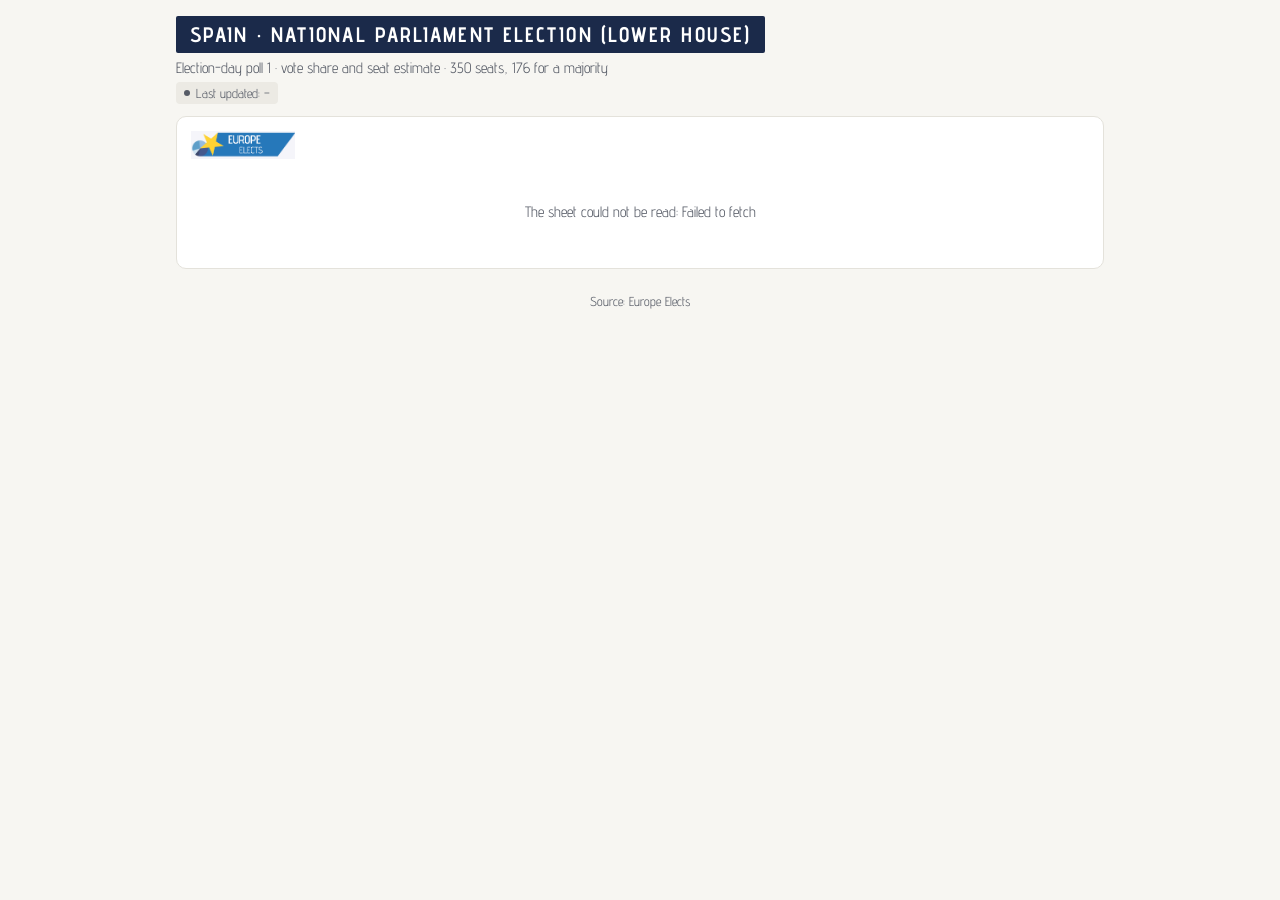
<file: sheet-charts.html>
<!DOCTYPE html>
<html lang="en">
<head>
<meta charset="UTF-8">
<meta name="viewport" content="width=device-width, initial-scale=1.0">
<title>Spain – Election Night Charts</title>
<link rel="preconnect" href="https://fonts.googleapis.com">
<link href="https://fonts.googleapis.com/css2?family=Advent+Pro:wght@400;500;600;700&display=swap" rel="stylesheet">
<link rel="stylesheet" href="assets/map.css?v=20261128h">
<style>
  /* map.css sizes pages to the frame (maps); these charts are as tall as their content. */
  html, body { height: auto; }
  body { overflow: visible; display: block; }
  .container { flex: none; }
  .card { position: relative; background: #fff; border: 1px solid #E4E2DB; border-radius: 10px; padding: 14px 14px 12px; }
  .card .map-logo { position: static; margin-bottom: 8px; }
  .empty { padding: 36px 12px; text-align: center; color: #565B66; font-size: 15px; }
  .note { font-size: 13px; color: #8B8F98; margin-top: 6px; }

  /* seat strip */
  .strip-wrap { margin: 2px 0 14px; }
  .strip { position: relative; display: flex; height: 22px; border-radius: 4px; overflow: hidden; background: #ECEAE4; }
  .strip > span { height: 100%; border-right: 2px solid #fff; }
  .strip > span:last-child { border-right: 0; }
  .majority { position: absolute; top: -4px; bottom: -4px; width: 0; border-left: 2px dashed #1A1D23; }
  .strip-labels { display: flex; justify-content: space-between; font-size: 13px; color: #565B66; margin-top: 4px; }

  /* party rows */
  .rows { display: grid; grid-template-columns: minmax(170px, 320px) 1fr auto auto; gap: 7px 10px; align-items: center; }
  .rows .h { font-size: 13px; color: #8B8F98; font-weight: 500; }
  .rows .h.r { text-align: right; }
  .pname > span:nth-child(2) { white-space: nowrap; }
  .pname { font-size: 15px; font-weight: 600; color: #1A1D23; display: flex; align-items: center; gap: 6px; min-width: 0; }
  .pname .sw { width: 12px; height: 12px; border-radius: 3px; flex-shrink: 0; }
  .pname .tag { font-size: 12px; font-weight: 500; color: #8B8F98; white-space: nowrap; overflow: hidden; text-overflow: ellipsis; }
  .bar { position: relative; height: 14px; background: #ECEAE4; border-radius: 0 4px 4px 0; }
  .bar .fill { height: 100%; border-radius: 0 4px 4px 0; }
  .bar .prev { position: absolute; top: -3px; bottom: -3px; width: 2px; background: #1A1D23; opacity: .55; border-radius: 1px; }
  .val { font-size: 15px; font-weight: 600; font-variant-numeric: tabular-nums; text-align: right; color: #1A1D23; white-space: nowrap; }
  .val small { font-size: 13px; font-weight: 600; margin-left: 4px; }
  .seats { font-size: 17px; font-weight: 700; font-variant-numeric: tabular-nums; text-align: right; min-width: 52px; color: #1A1D23; white-space: nowrap; }
  .seats small { font-size: 13px; font-weight: 600; margin-left: 3px; }
  .up { color: #1E4C99; } .down { color: #A8441A; } .same { color: #8B8F98; }

  /* member parties of a list */
  .pname { overflow: hidden; }
  .list-tog { min-width: 0; max-width: 60%; overflow: hidden; text-overflow: ellipsis; flex-shrink: 1; margin-left: 4px; border: 1px solid #D5D3CC; background: #fff; border-radius: 999px; padding: 0 8px 0 6px; font: 600 13px 'Advent Pro', system-ui, sans-serif; color: #2A5DB0; cursor: pointer; white-space: nowrap; line-height: 20px; }
  .list-tog:hover { border-color: #2A5DB0; }
  .list-tog:focus-visible { outline: 2px solid #2A5DB0; outline-offset: 1px; }
  .list-tog .chev { display: inline-block; width: 12px; }
  .members { grid-column: 1 / -1; display: flex; flex-wrap: wrap; gap: 4px 6px; margin: -2px 0 4px 18px; padding: 6px 8px; background: #F7F6F2; border-left: 3px solid #E4E2DB; border-radius: 0 4px 4px 0; }
  .mem { display: inline-flex; align-items: center; gap: 4px; font-size: 14px; color: #3A3F4A; background: #fff; border: 1px solid #ECEAE4; border-radius: 4px; padding: 1px 7px; }
  .mem i { width: 9px; height: 9px; border-radius: 2px; display: inline-block; }
  .mem em { font-style: normal; font-size: 12px; color: #8B8F98; }

  /* provinces */
  .prov { display: grid; grid-template-columns: minmax(110px, 160px) 1fr; gap: 6px 10px; align-items: center; }
  .prov .pn { font-size: 14px; color: #3A3F4A; white-space: nowrap; overflow: hidden; text-overflow: ellipsis; }
  .prov .pn b { color: #8B8F98; font-weight: 500; margin-left: 4px; font-size: 13px; }
  .dots { display: flex; flex-wrap: wrap; gap: 3px; }
  .dot { width: 12px; height: 12px; border-radius: 50%; box-shadow: 0 0 0 1px #fff; cursor: default; }
  .dot.free { background: #fff; box-shadow: inset 0 0 0 1.5px #D5D3CC; }
  .dot.dim { opacity: .15; }

  /* svg charts */
  svg.chart { display: block; width: 100%; height: auto; overflow: visible; }
  .axis text, .lbl { font: 500 12px 'Advent Pro', sans-serif; fill: #565B66; }
  .grid line { stroke: #E4E2DB; }
  .baseline { stroke: #8B8F98; }
  .barlbl { font: 600 12px 'Advent Pro', sans-serif; fill: #1A1D23; text-anchor: middle; }
  .endlbl { font: 600 13px 'Advent Pro', sans-serif; }
  .series path { fill: none; stroke-width: 2; stroke-linejoin: round; stroke-linecap: round; }
  .series.dim path, .series.dim circle, .series.dim text { opacity: .12; }
  .cross { stroke: #8B8F98; stroke-width: 1; }
  #tip { position: fixed; display: none; pointer-events: none; z-index: 10; background: #fff; border: 1px solid #E4E2DB;
    border-radius: 8px; box-shadow: 0 4px 14px rgba(15,23,42,.12); padding: 8px 10px; font-size: 14px; min-width: 150px; }
  #tip h4 { font-size: 14px; margin-bottom: 6px; color: #1A1D23; }
  #tip .tr { display: flex; align-items: center; gap: 6px; margin: 2px 0; color: #3A3F4A; }
  #tip .tr i { width: 9px; height: 9px; border-radius: 2px; display: inline-block; }
  #tip .tr span:last-child { margin-left: auto; font-weight: 600; font-variant-numeric: tabular-nums; padding-left: 10px; }
  /* inside the dashboard: no title (the panel has one), no outer padding */
  html.embed h1, html.embed .subtitle { display: none; }
  html.embed .container { padding: 0; max-width: none; }
  html.embed body { background: #fff; }
  html.embed .header { margin-bottom: 6px; }
  html.embed .card { border: 0; padding: 0; }
  html.embed .card .map-logo { display: none; }
  html.embed .footer { display: none; }
  @media (max-width: 560px) {
    .rows { grid-template-columns: minmax(90px, 1fr) 1fr auto; }
    .rows .bar-col { display: none; }
  }
</style>
</head>
<body>
<div class="container">
  <div class="header">
    <h1 id="title">Spain · National parliament election (lower house)</h1>
    <div class="subtitle" id="subtitle">&nbsp;</div>
    <div class="status-row"><span class="last-updated" id="lastUpdated">Last updated: –</span></div>
  </div>
  <div class="card">
    <div class="map-logo"><img src="logo.png?v=2" alt="Europe Elects"></div>
    <div id="chart"><div class="empty">Loading…</div></div>
  </div>
  <div class="legend" id="legend"></div>
  <div class="legend-hint" id="hint"></div>
  <div class="footer" id="footer">Source: Europe Elects</div>
</div>
<div id="tip"></div>
<script src="assets/map-utils.js?v=20261128f"></script>
<script src="assets/es-parties.js?v=20261128h"></script>
<script src="assets/party-card.js?v=20261128f"></script>
<script src="assets/sheet-data.js?v=20261128f"></script>
<script>
(function () {
  'use strict';
  const { load, num, isPct, party } = window.ES_SHEET;
  const $ = (id) => document.getElementById(id);
  const esc = (s) => String(s).replace(/[&<>"]/g, (c) => ({ '&': '&amp;', '<': '&lt;', '>': '&gt;', '"': '&quot;' }[c]));
  const NS = 'http://www.w3.org/2000/svg';
  const SEATS = 350, MAJORITY = 176;
  const params = new URLSearchParams(location.search);
  const VIEW = params.get('view') || 'projection';
  if (params.get('embed')) document.documentElement.classList.add('embed');
  const fmt = (v, d = 1) => (v == null ? '–' : v.toLocaleString('en-GB', { minimumFractionDigits: d, maximumFractionDigits: d }));
  const signed = (v, d = 1) => (v == null ? '' : (v > 0 ? '+' : v < 0 ? '−' : '±') + fmt(Math.abs(v), d));
  const cls = (v) => (v == null ? '' : v > 0 ? 'up' : v < 0 ? 'down' : 'same');
  const fill = (p) => (p.color2 ? `linear-gradient(90deg, ${p.color} 50%, ${p.color2} 50%)` : p.color);
  // Party marker: Europarty fill, EP group as a ring.
  const ringed = (p) => `background:${fill(p)};border-radius:50%;` + (p.ring ? `box-shadow:0 0 0 2px #fff,0 0 0 3.5px ${p.ring};margin:0 3px 0 2px;` : '');
  const POLLS = window.ES_SHEET.POLL_NAMES || {};

  const VIEWS = {
    projection: { tab: 'projection', title: 'Spain · National parliament election (lower house)', sub: `${POLLS.projection || 'Election-day poll 1'} · vote share and seat estimate · 350 seats, 176 for a majority`, render: renderParties },
    projection2: { tab: 'projection2', title: 'Spain · National parliament election (lower house)', sub: `${POLLS.projection2 || 'Election-day poll 2'} · vote share and seat estimate · 350 seats, 176 for a majority`, render: renderParties },
    results: { tab: 'results', title: 'Spain · National parliament election (lower house)', sub: 'Congress results · vote share and seats, change against 2023', render: renderParties },
    provinces: { tab: 'provinces', title: 'Spain · National parliament election (lower house)', sub: 'Congress seats by constituency · 50 provinces and the cities of Ceuta and Melilla', render: renderProvinces },
    turnout: { tab: 'turnout', title: 'Spain · National parliament elections', sub: 'Turnout at each national parliament election, at its real date', render: renderTurnout },
    'history-votes': { tab: 'historyVotes', title: 'Spain · National parliament elections (lower house)', sub: 'Congress vote share by party since 1989', render: (g) => renderHistory(g, 'pct') },
    'history-seats': { tab: 'historySeats', title: 'Spain · National parliament elections (lower house)', sub: 'Congress seats by party since 1989 · 350 seats', render: (g) => renderHistory(g, 'seats') },
  };
  const view = VIEWS[VIEW] || VIEWS.projection;
  $('title').textContent = view.title;
  $('subtitle').textContent = view.sub;
  document.title = view.title.replace(' · ', ' – ') + ' – ' + view.sub.split(' · ')[0];

  // ---------------------------------------------------------------- party tables
  // Projection: Party | Projected Votes | Projected Seats.
  // Results:    Party | Vote Share | Seats | Change V | Change S | | Result 2023 V | Result 2023 S.
  function headerRow(g) {
    const r = g.findIndex((row) => row.some((c) => /^party$/i.test(c)));
    return r;
  }
  function colIndex(head, re, fallback) {
    const i = head ? head.findIndex((c) => re.test(c)) : -1;
    return i >= 0 ? i : fallback;
  }
  function partyTable(g) {
    const hr = headerRow(g);
    const head = hr >= 0 ? g[hr] : null;
    const pc = head ? head.findIndex((c) => /^party$/i.test(c)) : 0;
    const res = VIEW === 'results';
    const ci = {
      v: colIndex(head, /vote/i, pc + 1),
      s: colIndex(head, /seat/i, pc + 2),
      dv: colIndex(head, /change\s*v/i, res ? pc + 3 : -1),
      ds: colIndex(head, /change\s*s/i, res ? pc + 4 : -1),
      pv: colIndex(head, /20\d\d.*\bv$/i, res ? pc + 6 : -1),
      ps: colIndex(head, /20\d\d.*\bs$/i, res ? pc + 7 : -1),
    };
    const start = hr >= 0 ? hr + 1 : g.findIndex((row) => row[pc] === 'PP');
    const rows = [];
    for (let r = Math.max(start, 0); r < g.length; r++) {
      const name = g[r][pc];
      if (!name || /^(year|total)$/i.test(name)) continue;
      const cell = (i) => (i >= 0 ? g[r][i] : '');
      rows.push({ name, v: num(cell(ci.v)), vPct: isPct(cell(ci.v)), s: num(cell(ci.s)),
        dv: num(cell(ci.dv)), ds: num(cell(ci.ds)), pv: num(cell(ci.pv)), ps: num(cell(ci.ps)), pvPct: isPct(cell(ci.pv)) });
    }
    // Shares typed as fractions (0.3306) rather than percentages.
    const scale = (key, pctKey) => {
      const vals = rows.map((x) => x[key]).filter((x) => x != null);
      if (vals.length && !rows.some((x) => x[pctKey]) && Math.max(...vals) <= 1) rows.forEach((x) => { if (x[key] != null) x[key] *= 100; });
    };
    scale('v', 'vPct'); scale('pv', 'pvPct');
    rows.forEach((x) => {
      if (x.dv == null && x.v != null && x.pv != null) x.dv = x.v - x.pv;
      if (x.ds == null && x.s != null && x.ps != null) x.ds = x.s - x.ps;
    });
    return rows;
  }

  const openLists = new Set();
  function renderParties(g) {
    const rows = partyTable(g).filter((x) => x.v != null || x.s != null);
    if (!rows.length) return empty(VIEW === 'results' ? 'Results appear here as the count comes in.' : 'The election-day poll is published when polls close (20:00 Madrid time).');
    rows.sort((a, b) => (b.s ?? -1) - (a.s ?? -1) || (b.v ?? -1) - (a.v ?? -1));
    const res = VIEW === 'results';
    const maxV = Math.max(5, ...rows.map((x) => Math.max(x.v ?? 0, res ? (x.pv ?? 0) : 0)));
    const totalSeats = rows.reduce((t, x) => t + (x.s || 0), 0);
    let html = '';
    if (totalSeats) {
      html += '<div class="strip-wrap"><div class="strip">';
      rows.filter((x) => x.s).forEach((x) => {
        const p = party(x.name);
        html += `<span data-k="${esc(x.name)}" style="width:${(x.s / SEATS) * 100}%;background:${fill(p)}"></span>`;
      });
      html += `<div class="majority" style="left:${(MAJORITY / SEATS) * 100}%"></div></div>`;
      html += `<div class="strip-labels"><span>${totalSeats} of ${SEATS} seats</span><span>Majority: ${MAJORITY}</span></div></div>`;
    }
    html += '<div class="rows">';
    html += `<div class="h">Party</div><div class="h bar-col">Vote share${res ? ' <span style="color:#565B66">· line = 2023</span>' : ''}</div><div class="h r">%</div><div class="h r">${/^projection/.test(VIEW) ? 'Seats (est.)' : 'Seats'}</div>`;
    rows.forEach((x) => {
      const p = party(x.name);
      const tag = p.tag ? `<span class="tag">${esc(p.tag)}</span>` : '';
      // Multi-party lists can be opened to show their member parties (from the Europe Elects party database).
      const mem = window.ES_PARTIES.members ? window.ES_PARTIES.members(p.id) : [];
      const open = mem.length && openLists.has(x.name);
      const tog = mem.length ? `<button class="list-tog" data-list="${esc(x.name)}" aria-expanded="${!!open}" title="${open ? 'Hide' : 'Show'} the ${mem.length} parties on this list"><span class="chev">${open ? '▾' : '▸'}</span>${esc(p.bracket || `[${mem.length} parties]`)}</button>` : '';
      html += `<div class="pname" data-k="${esc(x.name)}"><span class="sw" style="${ringed(p)}"></span><span>${window.ES_PARTIES.ideo(p)}${esc(p.label)}</span>${tag}${tog}</div>`;
      html += `<div class="bar-col" data-k="${esc(x.name)}"><div class="bar"><div class="fill" style="width:${((x.v ?? 0) / maxV) * 100}%;background:${fill(p)}"></div>`;
      if (res && x.pv != null) html += `<div class="prev" style="left:calc(${(x.pv / maxV) * 100}% - 1px)" title="2023: ${fmt(x.pv)}%"></div>`;
      html += '</div></div>';
      html += `<div class="val">${x.v == null ? '–' : fmt(x.v) + '%'}${res && x.dv != null ? `<small class="${cls(x.dv)}">${signed(x.dv)}</small>` : ''}</div>`;
      html += `<div class="seats">${x.s == null ? '–' : x.s}${res && x.ds != null ? `<small class="${cls(x.ds)}">${signed(x.ds, 0)}</small>` : ''}</div>`;
      if (open) {
        html += '<div class="members">' + mem.map((m) => `<span class="mem" title="${esc(m.name || m.abbr)}${m.native && m.native !== m.name ? ' · ' + esc(m.native) : ''}"><i style="background:${m.color};border-radius:50%;${m.ring ? `box-shadow:0 0 0 1.5px #fff,0 0 0 3px ${m.ring};margin:0 3px` : ''}"></i><b>${esc(m.abbr)}</b>${m.name ? ` ${esc(m.name)}` : ''}${m.tag ? ` <em>${esc(m.tag)}</em>` : ''}</span>`).join('') + '</div>';
      }
    });
    html += '</div>';
    if (res) html += '<div class="note">Change against the 2023 result of the same party or its predecessor list.</div>';
    $('chart').innerHTML = html;
    // Hover (or tap) a party's name, bar or seat segment: its profile card.
    const byName = Object.fromEntries(rows.map((x) => [x.name, x]));
    if (window.ES_CARD && !$('chart').dataset.card) {
      $('chart').dataset.card = '1';
      window.ES_CARD.attach($('chart'), (ev) => {
        const t = ev.target.closest && ev.target.closest('[data-k]');
        if (!t || ev.target.closest('.list-tog')) return null;
        const x = (window.__rows || {})[t.dataset.k]; if (!x) return null;
        const res2 = VIEW === 'results', stats = [];
        if (x.v != null) stats.push(['Vote', fmt(x.v) + '%' + (res2 && x.dv != null ? ' ' + signed(x.dv) : '')]);
        if (x.s != null) stats.push([/^projection/.test(VIEW) ? 'Seats (est.)' : 'Seats', String(x.s) + (res2 && x.ds != null ? ' ' + signed(x.ds, 0) : '')]);
        return { info: party(x.name), stats };
      });
    }
    window.__rows = byName;
    $('chart').querySelectorAll('.list-tog').forEach((b) => b.addEventListener('click', () => {
      const n = b.dataset.list; openLists.has(n) ? openLists.delete(n) : openLists.add(n);
      renderParties(g); postHeight();
    }));
    const lists = rows.filter((x) => { const p = party(x.name); return window.ES_PARTIES.members && window.ES_PARTIES.members(p.id).length; }).length;
    const poll = /^projection/.test(VIEW);
    $('legend').innerHTML = '';
    $('hint').textContent = (poll ? 'Election-day poll, not results · seats are the pollster’s estimate · ' : '') + 'Fill = Europarty, ring = EP group' + (lists ? ' · tap the [ ] after a joint list to see the parties running on it' : '');
  }

  // ---------------------------------------------------------------- provinces
  // Party | Madrid (38 S) | Barcelona (32 S) | …  (one row per party, seats per province)
  let provFocus = null;
  function renderProvinces(g) {
    const hr = Math.max(headerRow(g), 0);
    const head = g[hr] || [];
    const provs = head.map((h, i) => ({ i, m: /^(.*?)\s*\(\s*(\d+)\s*S\s*\)$/i.exec(h) })).filter((x) => x.m)
      .map((x) => ({ i: x.i, name: x.m[1], seats: +x.m[2] }));
    const parties = g.slice(hr + 1).map((r) => r[0]).filter(Boolean);
    const byParty = {};
    let any = false;
    parties.forEach((name, k) => {
      const row = g[hr + 1 + k];
      if (!row) return;
      byParty[name] = provs.map((pv) => num(row[pv.i]) || 0);
      if (byParty[name].some((v) => v > 0)) any = true;
    });
    if (!provs.length || !any) return empty('Seats by constituency appear here as they are projected or declared.');
    const order = parties.filter((n) => byParty[n] && byParty[n].some((v) => v > 0));
    const totals = Object.fromEntries(order.map((n) => [n, byParty[n].reduce((a, b) => a + b, 0)]));
    order.sort((a, b) => totals[b] - totals[a]);
    let html = '<div class="prov">';
    provs.forEach((pv, j) => {
      html += `<div class="pn" title="${esc(pv.name)}">${esc(pv.name)}<b>${pv.seats}</b></div><div class="dots">`;
      let n = 0;
      order.forEach((name) => {
        const p = party(name);
        for (let k = 0; k < byParty[name][j]; k++, n++) {
          html += `<span data-k="${esc(name)}" data-pv="${j}" class="dot${provFocus && provFocus !== name ? ' dim' : ''}" style="background:${fill(p)};${p.ring ? `box-shadow:0 0 0 1px #fff,0 0 0 2.5px ${p.ring}` : ''}"></span>`;
        }
      });
      for (; n < pv.seats; n++) html += '<span class="dot free" title="Not allocated yet"></span>';
      html += '</div>';
    });
    html += '</div>';
    $('chart').innerHTML = html;
    $('legend').innerHTML = order.map((name) => {
      const p = party(name);
      return `<button class="legend-item clickable${provFocus === name ? ' active' : ''}" data-p="${esc(name)}"><span class="legend-swatch" style="${ringed(p)}"></span>${window.ES_PARTIES.ideo(p)}${esc(p.label)}<span class="legend-pct">${totals[name]}</span></button>`;
    }).join('');
    $('hint').textContent = 'Tap a party to highlight its seats';
    if (window.ES_CARD && !$('chart').dataset.cardProv) {
      $('chart').dataset.cardProv = '1';
      window.ES_CARD.attach($('chart'), (ev) => {
        const t = ev.target.closest && ev.target.closest('.dot[data-k]'); if (!t) return null;
        const d = window.__prov; if (!d) return null;
        const name = t.dataset.k, j = +t.dataset.pv;
        return { info: party(name), stats: [[d.provs[j].name, `${d.byParty[name][j]} of ${d.provs[j].seats}`], ['All constituencies', String(d.totals[name])]] };
      });
    }
    window.__prov = { provs, byParty, totals };
    $('legend').querySelectorAll('[data-p]').forEach((b) => b.addEventListener('click', () => {
      provFocus = provFocus === b.dataset.p ? null : b.dataset.p; renderProvinces(g); postHeight();
    }));
  }

  // ---------------------------------------------------------------- turnout
  // Year | Turnout, anywhere on the tab (the projection tab has them in its right-hand columns).
  function turnoutRows(g) {
    for (let r = 0; r < g.length; r++) {
      const yc = g[r].findIndex((c) => /^year$/i.test(c));
      if (yc < 0 || !/^turnout$/i.test(g[r][yc + 1] || '')) continue;
      const out = [];
      for (let k = r + 1; k < g.length; k++) {
        const y = g[k][yc], t = num(g[k][yc + 1]);
        if (!y || /^year$/i.test(y) || t == null) continue;
        out.push({ year: y, t: t <= 1 && !isPct(g[k][yc + 1]) ? t * 100 : t });
      }
      if (out.length) return out;
    }
    return [];
  }
  // Election days, so charts space elections by real time ("2019 (I)" and "2019 (II)" are 6 months apart).
  const ELECTION_DATES = {
    '1977': '1977-06-15', '1979': '1979-03-01', '1982': '1982-10-28', '1986': '1986-06-22', '1989': '1989-10-29',
    '1993': '1993-06-06', '1996': '1996-03-03', '2000': '2000-03-12', '2004': '2004-03-14', '2008': '2008-03-09',
    '2011': '2011-11-20', '2015': '2015-12-20', '2016': '2016-06-26', '2019 (I)': '2019-04-28', '2019 (II)': '2019-11-10',
    '2023': '2023-07-23', '2026': '2026-11-29',
  };
  const YEAR_MS = 365.25 * 864e5;
  function dateOf(label) {
    const k = String(label).trim().replace(/\s+/g, ' ');
    if (ELECTION_DATES[k]) return new Date(ELECTION_DATES[k] + 'T12:00:00Z');
    const m = /(\d{4})/.exec(k);
    return m ? new Date(`${m[1]}-07-01T12:00:00Z`) : null;
  }
  // A time axis over the elections given, with ticks every five years.
  function timeAxis(dates, x0, x1, pad) {
    const lo = Math.min(...dates) - pad * YEAR_MS, hi = Math.max(...dates) + pad * YEAR_MS;
    const x = (d) => x0 + ((d - lo) / (hi - lo)) * (x1 - x0);
    const ticks = [];
    for (let yr = Math.ceil(new Date(lo).getUTCFullYear() / 5) * 5; yr <= new Date(hi).getUTCFullYear(); yr += 5) {
      const d = Date.UTC(yr, 0, 1); if (d >= lo && d <= hi) ticks.push({ yr, x: x(d) });
    }
    return { x, ticks, pxPerYear: ((x1 - x0) * YEAR_MS) / (hi - lo) };
  }
  function showTip(ev, html) {
    const tip = $('tip');
    tip.innerHTML = html; tip.style.display = 'block';
    const tw = tip.offsetWidth, th = tip.offsetHeight;
    tip.style.left = Math.min(ev.clientX + 14, innerWidth - tw - 8) + 'px';
    tip.style.top = Math.min(ev.clientY + 14, innerHeight - th - 8) + 'px';
  }
  const hideTip = () => { $('tip').style.display = 'none'; };

  async function renderTurnout(g) {
    let rows = turnoutRows(g);
    if (!rows.length) {   // the turnout tab is empty: use the table beside the projection
      try { rows = turnoutRows(await load('projection')); } catch (e) { /* keep empty */ }
    }
    rows = rows.map((r) => ({ ...r, d: dateOf(r.year) })).filter((r) => r.d).sort((a, b) => a.d - b.d);
    if (!rows.length) return empty('No turnout figures in the sheet yet.');
    const W = 900, H = 320, m = { t: 24, r: 24, b: 30, l: 44 };
    const ih = H - m.t - m.b;
    const ax = timeAxis(rows.map((r) => +r.d), m.l, W - m.r, 0.8);
    const lo = Math.floor((Math.min(...rows.map((r) => r.t)) - 5) / 10) * 10, hi = Math.ceil((Math.max(...rows.map((r) => r.t)) + 3) / 10) * 10;
    const y = (v) => m.t + ih - ((v - lo) / (hi - lo)) * ih;
    let s = `<svg class="chart" viewBox="0 0 ${W} ${H}" role="img" aria-label="Turnout by election">`;
    s += '<g class="grid axis">';
    for (let v = lo; v <= hi; v += 5) s += `<line x1="${m.l}" x2="${W - m.r}" y1="${y(v)}" y2="${y(v)}"/><text x="${m.l - 6}" y="${y(v) + 4}" text-anchor="end">${v}%</text>`;
    ax.ticks.forEach((t) => { s += `<text x="${t.x}" y="${H - m.b + 18}" text-anchor="middle">${t.yr}</text>`; });
    s += '</g>';
    s += `<path d="${rows.map((r, i) => `${i ? 'L' : 'M'}${ax.x(+r.d)},${y(r.t)}`).join('')}" fill="none" stroke="#2A5DB0" stroke-width="2" stroke-linejoin="round"/>`;
    rows.forEach((r, i) => {
      const cx = ax.x(+r.d), cy = y(r.t), latest = i === rows.length - 1;
      // labels of elections a few months apart go above and below the line
      const close = (j) => rows[j] && Math.abs(rows[j].d - r.d) < 1.2 * YEAR_MS;
      const below = close(i - 1) && !close(i - 2) ? (rows[i - 1].t >= r.t) : false;
      s += `<circle cx="${cx}" cy="${cy}" r="${latest ? 5.5 : 4}" fill="${latest ? '#1B2A4A' : '#2A5DB0'}" stroke="#fff" stroke-width="2"/>`;
      s += `<text class="barlbl" x="${cx}" y="${below ? cy + 18 : cy - 10}">${fmt(r.t)}%</text>`;
      s += `<rect class="hit" x="${cx - 12}" y="${m.t}" width="24" height="${ih}" fill="transparent" data-i="${i}"/>`;
    });
    s += '</svg>';
    $('chart').innerHTML = s;
    $('chart').querySelectorAll('rect.hit').forEach((h) => {
      const r = rows[+h.dataset.i];
      h.addEventListener('mousemove', (ev) => showTip(ev, `<h4>${esc(r.year)}</h4><div class="tr"><span>Turnout</span><span>${fmt(r.t, 2)}%</span></div>`));
      h.addEventListener('mouseleave', hideTip);
    });
    $('legend').innerHTML = ''; $('hint').textContent = 'Elections placed at their real dates';
  }

  // ---------------------------------------------------------------- history
  // Year | PSOE/PSOE-NCa | PP | … , one row per election: stacked bars at the real election dates.
  // Stack order follows the EP groups from left to right, so the bars read like a parliament.
  const SPECTRUM = ['LEFT', 'Greens/EFA', 'S&D', 'RE', 'NI', '*', 'EPP', 'ECR', 'PfE', 'ESN'];
  let focus = null;
  function renderHistory(g, kind) {
    const hr = g.findIndex((row) => /^year$/i.test(row[0] || ''));
    if (hr < 0) return empty('No history table found on this tab.');
    const head = g[hr];
    const els = [];
    for (let r = hr + 1; r < g.length; r++) {
      const lab = g[r][0];
      if (!lab || /^year$/i.test(lab) || !dateOf(lab)) continue;
      const vals = head.slice(1).map((_, k) => num(g[r][k + 1]));
      if (vals.some((v) => v != null)) els.push({ lab, d: dateOf(lab), r, vals });
    }
    els.sort((a, b) => a.d - b.d);
    let series = head.slice(1).map((name, k) => ({ name, k, p: party(name), vals: els.map((e) => e.vals[k]) }))
      .filter((s) => s.name && s.vals.some((v) => v != null && v > 0));
    if (!series.length || !els.length) return empty('No figures on this tab yet.');
    const maxOf = (s) => Math.max(...s.vals.filter((v) => v != null));
    const big = (s) => maxOf(s) >= (kind === 'pct' ? 5 : 15);
    const rank = (s) => { const i = SPECTRUM.indexOf(s.p.groups[0]); return i < 0 ? SPECTRUM.indexOf('*') : i; };
    series.sort((a, b) => rank(a) - rank(b) || maxOf(b) - maxOf(a));
    const total = kind === 'pct' ? 100 : SEATS;
    // If a row adds up to more than the total (a list counted both on its own and inside an alliance), draw it
    // anyway rather than off the chart, and say so.
    const sums = els.map((e, i) => series.reduce((t, sr) => t + (sr.vals[i] > 0 ? sr.vals[i] : 0), 0));
    const over = els.filter((e, i) => sums[i] > total + 0.5).map((e) => e.lab);
    const top = Math.max(total, ...sums);

    const W = 900, H = 400, m = { t: 14, r: 16, b: 30, l: 44 };
    const ih = H - m.t - m.b;
    const ax = timeAxis(els.map((e) => +e.d), m.l, W - m.r, 0.9);
    let minGap = Infinity;
    for (let i = 1; i < els.length; i++) minGap = Math.min(minGap, (els[i].d - els[i - 1].d) / YEAR_MS);
    const bw = Math.max(6, Math.min(30, (isFinite(minGap) ? minGap : 4) * ax.pxPerYear * 0.82));
    const y = (v) => m.t + ih - (v / top) * ih;
    let s = `<svg class="chart" viewBox="0 0 ${W} ${H}" role="img" aria-label="${esc(view.title)}">`;
    s += '<g class="grid axis">';
    const step = kind === 'pct' ? 25 : 50;
    for (let v = 0; v <= total; v += step) s += `<line x1="${m.l}" x2="${W - m.r}" y1="${y(v)}" y2="${y(v)}"/><text x="${m.l - 6}" y="${y(v) + 4}" text-anchor="end">${v}${kind === 'pct' ? '%' : ''}</text>`;
    if (kind === 'seats' && total % step) s += `<text x="${m.l - 6}" y="${y(total) + 4}" text-anchor="end">${total}</text>`;
    ax.ticks.forEach((t) => { s += `<text x="${t.x}" y="${H - m.b + 18}" text-anchor="middle">${t.yr}</text>`; });
    s += '</g>';
    els.forEach((e, i) => {
      const cx = ax.x(+e.d);
      let acc = 0;
      series.forEach((sr) => {
        const v = sr.vals[i];
        if (v == null || v <= 0) return;
        const y0 = y(acc), y1 = y(acc + v); acc += v;
        const dim = focus && focus !== sr.name ? ' opacity=".18"' : '';
        s += `<rect x="${cx - bw / 2}" y="${y1}" width="${bw}" height="${Math.max(0, y0 - y1)}" fill="${sr.p.color}" stroke="#fff" stroke-width="0.75"${dim}/>`;
      });
      if (acc < total - 0.05) {   // votes for smaller lists not in the table
        s += `<rect x="${cx - bw / 2}" y="${y(total)}" width="${bw}" height="${y(acc) - y(total)}" fill="#ECEAE4" stroke="#fff" stroke-width="0.75"${focus ? ' opacity=".18"' : ''}/>`;
      }
      s += `<rect class="hit" x="${cx - Math.max(bw, 14) / 2}" y="${m.t}" width="${Math.max(bw, 14)}" height="${ih}" fill="transparent" data-i="${i}"/>`;
    });
    if (kind === 'seats') s += `<line x1="${m.l}" x2="${W - m.r}" y1="${y(MAJORITY)}" y2="${y(MAJORITY)}" stroke="#1A1D23" stroke-dasharray="5 4" stroke-width="1.5"/><text class="lbl" x="${W - m.r}" y="${y(MAJORITY) - 6}" text-anchor="end" style="paint-order:stroke;stroke:#fff;stroke-width:3px">Majority ${MAJORITY}</text>`;
    s += `<line class="baseline" x1="${m.l}" x2="${W - m.r}" y1="${y(0)}" y2="${y(0)}"/></svg>`;
    $('chart').innerHTML = s;
    $('chart').querySelectorAll('rect.hit').forEach((h) => {
      const i = +h.dataset.i, e = els[i];
      h.addEventListener('mousemove', (ev) => {
        const items = series.filter((sr) => sr.vals[i] != null && sr.vals[i] > 0).sort((a, b) => b.vals[i] - a.vals[i]);
        const shownItems = items.slice(0, 12), rest = items.slice(12).reduce((t, sr) => t + sr.vals[i], 0);
        const sum = items.reduce((t, sr) => t + sr.vals[i], 0);
        const other = (kind === 'pct' ? 100 - sum : 0) + rest;
        showTip(ev, `<h4>${esc(e.lab)}</h4>` + shownItems.map((sr) => `<div class="tr"><i style="background:${sr.p.color}"></i><span>${esc(sr.name)}</span><span>${kind === 'pct' ? fmt(sr.vals[i], 1) + '%' : sr.vals[i]}</span></div>`).join('')
          + (other > 0.05 ? `<div class="tr"><i style="background:#ECEAE4"></i><span>Others</span><span>${kind === 'pct' ? fmt(other, 1) + '%' : other}</span></div>` : ''));
      });
      h.addEventListener('mouseleave', hideTip);
    });
    const leg = series.filter(big);
    $('legend').innerHTML = leg.map((sr) => `<button class="legend-item clickable${focus === sr.name ? ' active' : ''}" data-n="${esc(sr.name)}" aria-pressed="${focus === sr.name}"><span class="legend-swatch" style="${ringed(sr.p)}"></span>${window.ES_PARTIES.ideo(sr.p)}${esc(sr.name.split('/')[0])}</button>`).join('')
      + `<span class="legend-item"><span class="legend-swatch" style="background:#ECEAE4"></span>${kind === 'pct' ? 'Others' : 'Smaller parties'}</span>`;
    $('hint').textContent = 'Elections placed at their real dates · bars stacked by EP group, left to right · fill = Europarty, ring = EP group · tap a party to pick it out · hover a bar for every party'
      + (over.length ? ` · check the sheet: ${over.join(', ')} add${over.length > 1 ? '' : 's'} up to more than ${kind === 'pct' ? '100%' : total + ' seats'}` : '');
    $('legend').querySelectorAll('[data-n]').forEach((b) => b.addEventListener('click', () => {
      focus = focus === b.dataset.n ? null : b.dataset.n; renderHistory(g, kind); postHeight();
    }));
  }

  // ---------------------------------------------------------------- shared
  function empty(msg) {
    $('chart').innerHTML = `<div class="empty">${esc(msg)}</div>`;
    $('legend').innerHTML = ''; $('hint').textContent = '';
  }
  // Tell the page around this one how tall it is (election-night.html, or a Datawrapper-style embed).
  function postHeight() {
    // the content's own height (the document is never shorter than the frame, so it can't be used to shrink it)
    const h = Math.ceil(document.body.getBoundingClientRect().height);
    if (window.parent !== window) {
      window.parent.postMessage({ type: 'ee-height', h }, '*');
      window.parent.postMessage({ 'datawrapper-height': { ['ee-es-' + VIEW]: h } }, '*');
    }
  }
  new ResizeObserver(postHeight).observe(document.body);

  let lastOk = null;
  async function refresh() {
    try {
      await window.ES_PARTIES.ready;
      const grid = await load(view.tab);
      await view.render(grid);
      lastOk = new Date();
      $('lastUpdated').textContent = 'Last updated: ' + lastOk.toLocaleTimeString('en-GB', { hour: '2-digit', minute: '2-digit', timeZone: 'Europe/Madrid' }) + ' (Madrid)';
    } catch (e) {
      console.error(e);
      if (!lastOk) empty('The sheet could not be read: ' + e.message);
    }
    postHeight();
  }
  refresh();
  // Projection and results change through the night; history doesn't.
  if (/^(projection2?|results|provinces|turnout)$/.test(VIEW)) setInterval(refresh, 60000);
})();
</script>
</body>
</html>
</file>
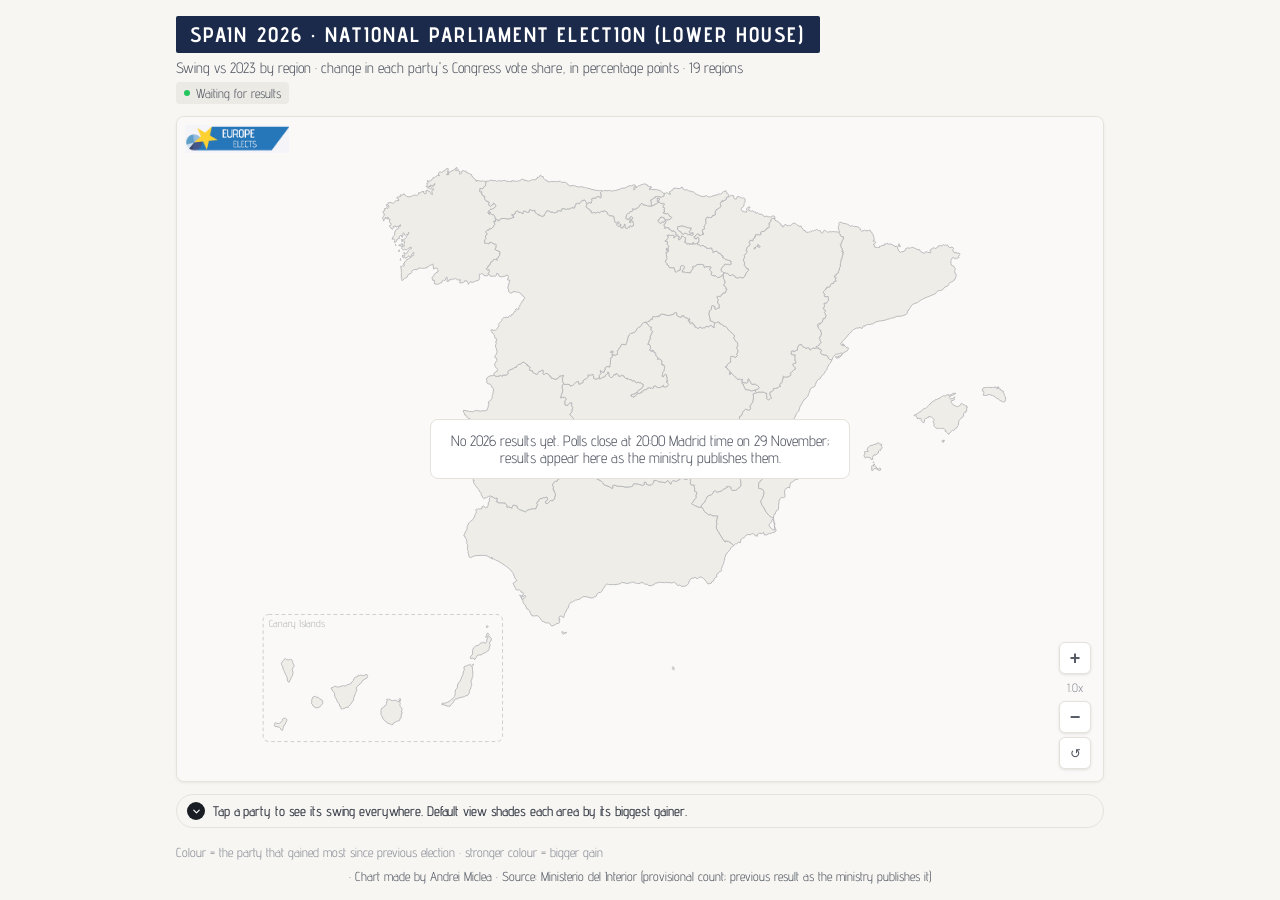
<file: swing-map.html>
<!DOCTYPE html>
<html lang="en">
<head>
<meta charset="UTF-8">
<meta name="viewport" content="width=device-width, initial-scale=1.0">
<title>Spain – Swing by Area</title>
<link rel="preconnect" href="https://fonts.googleapis.com">
<link href="https://fonts.googleapis.com/css2?family=Advent+Pro:wght@400;500;600;700&display=swap" rel="stylesheet">
<link rel="stylesheet" href="assets/map.css?v=20261128h">
<style>
  #tooltip { min-width: 330px; }
  #tooltip .bar-label { width: 120px; white-space: nowrap; overflow: hidden; text-overflow: ellipsis; }
  #tooltip .bar-pct { min-width: 52px; }
</style>
</head>
<body>
<div class="container">
  <div class="header">
    <h1 id="title">Spain · National parliament election (lower house)</h1>
    <div class="subtitle" id="subtitle">&nbsp;</div>
    <div class="status-row">
      <span class="last-updated" id="lastUpdated">Last updated: –</span>
      <span class="counted-pill" id="countedPill"></span>
      <span class="demo-pill" id="demoPill" hidden>Demo</span>
    </div>
  </div>
  <div id="map-container" style="overflow:hidden">
    <div class="map-logo"><img src="logo.png?v=2" alt="Europe Elects"></div>
    <svg id="map" viewBox="0 0 1000 640" preserveAspectRatio="xMidYMid meet"></svg>
    <div id="emptyState" class="empty-state" hidden><span></span></div>
    <div id="tooltip"></div>
    <div class="zoom-controls">
      <button class="zoom-btn" id="zoomIn" title="Zoom in">+</button>
      <div class="zoom-level" id="zoomLevel">1.0x</div>
      <button class="zoom-btn" id="zoomOut" title="Zoom out">−</button>
      <button class="zoom-btn reset" id="zoomReset" title="Reset view">↺</button>
    </div>
  </div>
  <div class="cta" role="note">
    <span class="cta-arrow" aria-hidden="true"><svg viewBox="0 0 24 24" fill="none" stroke="currentColor" stroke-width="2.5" stroke-linecap="round" stroke-linejoin="round"><polyline points="6 9 12 15 18 9"/></svg></span>
    <span>Tap a party to see its swing everywhere. Default view shades each area by its biggest gainer.</span>
  </div>
  <div class="legend" id="legend"></div>
  <div class="grad-legend" id="gradLegend" hidden>
    <span id="gradLo"></span><div class="bar" id="gradBar"></div><span id="gradHi"></span>
  </div>
  <div class="legend-hint" id="legendHint">&nbsp;</div>
  <div class="footer" id="footer">· Chart made by Andrei Miclea · Source: Ministerio del Interior</div>
</div>
<script src="assets/map-utils.js?v=20261128f"></script>
<script src="assets/es-parties.js?v=20261128h"></script>
<script src="assets/es-map.js?v=20261127b"></script>
<script>
(function () {
  const { NO_DATA_COLOR, hexToRgb, isLightFill, cssId, buildSplitPatterns, loadResults, autoRefresh,
          formatTs, setCountedPill, setLiveDot } = window.EE;
  const { NS, LEVELS, loadShapes, drawInset, levelTabs, moveTooltip, shortName, svgText, isDemo,
          yearTabs, loadYear, EMPTY_NOTE } = window.ES_MAP;
  const { info } = window.ES_PARTIES;

  // The live maps file (2026 against 2023), empty until it exists (ES_MAP.loadYear). Each
  // area row carries the previous
  // election under `prev`, by the same party keys (lists that merged or split are already
  // added up), so swing = row[party] - row.prev[party].
  const DATA_URL = 'spain_2023_results_demo.json';
  const MAX_PP = 10;  // full colour at a 10-point swing
  const MID = { r: 247, g: 246, b: 242 }, LOSS = { r: 86, g: 91, b: 102 };

  let year, level, data = null, focus = null;
  const PARTIES = {};

  const swing = (row, k) => row && row.prev && typeof row[k] === 'number' && typeof row.prev[k] === 'number'
    ? +(row[k] - row.prev[k]).toFixed(2) : null;
  const signed = d => (d > 0 ? '+' : d < 0 ? '−' : '±') + Math.abs(d).toFixed(1);
  const prevLabel = () => data.prev_election || 'previous election';
  const keys = () => data.parties.filter(k => k !== 'OTHERS');

  function biggestGainer(row) {
    let best = null;
    keys().forEach(k => { const d = swing(row, k); if (d !== null && (!best || d > best.d)) best = { party: k, d }; });
    return best && best.d > 0 ? best : null;
  }
  function mix(a, b, t) {
    return `rgb(${Math.round(a.r + (b.r - a.r) * t)},${Math.round(a.g + (b.g - a.g) * t)},${Math.round(a.b + (b.b - a.b) * t)})`;
  }
  // Gain: white to the party's colour. Loss: white to slate.
  const swingShade = (d, hex) => d === null ? NO_DATA_COLOR
    : d >= 0 ? mix(MID, hexToRgb(hex), Math.min(1, d / MAX_PP)) : mix(MID, LOSS, Math.min(1, -d / MAX_PP));

  async function init() {
    // Regions only: one level, so no level tabs.
    level = 'regions';
    // 2026 against 2023 only: the 2023 file has no 2019 figures to compare with.
    year = '2026';
    await refresh();
    autoRefresh(refresh, 60000);
  }

  async function refresh() {
    await window.ES_PARTIES.ready;  // Europarty and EP group from the party database (labels)
    const y = year;
    const d = await loadYear(y, DATA_URL);
    if (y !== year) return;  // the year changed while this was loading
    data = d;
    data.parties.forEach(k => { const i = info(k); PARTIES[k] = { color: i.color, color2: i.color2, name: i.label, ideo: window.ES_PARTIES.ideo(i), groupLabel: i.groupLabel }; });
    await render();
  }

  async function render() {
    const demo = isDemo(data);
    const L = LEVELS[level];
    document.getElementById('title').textContent = `Spain ${year} · National parliament election (lower house)`;
    document.getElementById('subtitle').textContent = `Swing vs ${data.empty ? '2023' : prevLabel()} by ${L.one} · change in each party's Congress vote share, in percentage points · ${L.count}`;
    const pill = document.getElementById('demoPill');
    pill.hidden = !demo; pill.textContent = `Demo · ${year} vs ${prevLabel()}`;
    const lu = document.getElementById('lastUpdated');
    lu.textContent = demo ? 'Official final results'
      : data.empty ? 'Waiting for results' : 'Last updated: ' + formatTs(data.fetched_at);
    setLiveDot(lu, !demo && data.counted_pct < 100);
    setCountedPill(document.getElementById('countedPill'), demo ? null : data.counted_pct);
    document.getElementById('footer').textContent = '· Chart made by Andrei Miclea · Source: Ministerio del Interior'
      + (demo ? ' (infoelectoral, official final results)' : ' (provisional count; previous result as the ministry publishes it)');
    const sh = await loadShapes(level);
    build(sh, data[level] || {});
    buildLegend();
  }

  function build(sh, rows) {
    const svg = document.getElementById('map');
    svg.innerHTML = '';
    buildSplitPatterns(svg, PARTIES);
    const muni = level === 'municipalities';
    let any = false;

    const cells = sh.list.map(s => {
      const row = rows[s.id];
      let fill = NO_DATA_COLOR, op = null, d = null, labelParty = null;
      if (focus) {
        d = swing(row, focus); labelParty = focus;
        const P = PARTIES[focus];
        if (P.color2 && d !== null && d > 0) { fill = `url(#split-${cssId(focus)})`; op = Math.max(.12, Math.min(1, d / MAX_PP)); }
        else fill = swingShade(d, P.color);
      } else {
        const best = biggestGainer(row);
        if (best) {
          d = best.d; labelParty = best.party;
          const P = PARTIES[best.party], t = Math.min(1, best.d / MAX_PP);
          if (P.color2) { fill = `url(#split-${cssId(best.party)})`; op = Math.max(.15, t); }
          else fill = mix(MID, hexToRgb(P.color), t);
        } else if (row && row.prev) fill = '#F7F6F2';
      }
      if (d !== null) any = true;
      return { s, row, fill, op, d, labelParty };
    });

    cells.forEach(c => {
      const p = document.createElementNS(NS, 'path');
      p.setAttribute('d', c.s.d); p.setAttribute('class', 'county' + (muni ? ' muni' : '')); p.setAttribute('fill', c.fill);
      if (c.op !== null) p.setAttribute('fill-opacity', c.op);
      p.addEventListener('mouseenter', e => showTooltip(e, c.s, c.row));
      p.addEventListener('mousemove', e => moveTooltip(e, 330));
      p.addEventListener('mouseleave', () => document.getElementById('tooltip').style.display = 'none');
      svg.appendChild(p);
    });
    drawInset(svg, sh);

    if (!muni) cells.forEach(c => {
      if (c.d === null || c.s.cx == null) return;
      // Striped fills are read against their lighter half; solid ones by their own colour.
      const light = c.op !== null ? c.op < .55 || isLightFill(PARTIES[c.labelParty].color) : isLightFill(c.fill);
      if (level === 'regions') svgText(svg, c.s.cx, c.s.cy - 3, 'county-label' + (light ? '' : ' light'), shortName(c.s.name));
      // Regions in the default view also name the gainer; provinces are too small for it.
      const who = !focus && level === 'regions' ? PARTIES[c.labelParty].name + ' ' : '';
      svgText(svg, c.s.cx, c.s.cy + (level === 'regions' ? 8 : 3), 'county-pct' + (light ? '' : ' light'), who + signed(c.d));
    });

    const es = document.getElementById('emptyState');
    es.hidden = any;
    es.firstElementChild.textContent = data.empty ? EMPTY_NOTE : Object.keys(rows).length
      ? `No ${prevLabel()} figures for these areas in the data file, so there is no swing to show yet.`
      : `No ${LEVELS[level].one} results yet. The swing appears as the count comes in.`;

    const gl = document.getElementById('gradLegend');
    gl.hidden = !focus;
    if (focus) {
      document.getElementById('gradLo').textContent = `−${MAX_PP} pp`;
      document.getElementById('gradHi').textContent = `+${MAX_PP} pp`;
      document.getElementById('gradBar').style.background = `linear-gradient(to right, ${mix(MID, LOSS, 1)}, #F7F6F2, ${PARTIES[focus].color})`;
    }
    document.getElementById('legendHint').textContent = focus
      ? `Showing ${PARTIES[focus].name}: grey = lost vote share, colour = gained · tap again to go back`
      : `Colour = the party that gained most since ${prevLabel()} · stronger colour = bigger gain`;

    window.EE.enableZoomPan(svg, { controls: { zoomIn: 'zoomIn', zoomOut: 'zoomOut', zoomReset: 'zoomReset', zoomLevel: 'zoomLevel' }, maxK: muni ? 40 : 12 });
  }

  function showTooltip(e, s, row) {
    const tt = document.getElementById('tooltip');
    let html = `<h3>${row ? row.name : s.name}</h3>`;
    if (row && row.prev) {
      if (typeof row.counted_pct === 'number' && row.counted_pct < 100) html += `<div class="tt-meta">${row.counted_pct.toFixed(1)}% counted</div>`;
      const year = data.year || (isDemo(data) ? '2023' : '2026');
      html += `<div class="bar-row" style="color:#8B8F98;font-size:13px"><div class="bar-label"></div>
        <div class="bar-pct">${prevLabel()}</div><div class="bar-pct">${year}</div><div class="bar-pct">Swing</div></div>`;
      keys().map(k => ({ k, d: swing(row, k) }))
        .filter(r => typeof row[r.k] === 'number' || typeof row.prev[r.k] === 'number')
        .sort((a, b) => (row[b.k] ?? 0) - (row[a.k] ?? 0)).forEach(({ k, d }) => {
          const P = PARTIES[k], cur = row[k], prev = row.prev[k];
          html += `<div class="bar-row"${focus === k ? ' style="font-weight:700"' : ''}>
            <div class="bar-label" style="color:${P.color}">${P.ideo}${P.name}</div>
            <div class="bar-pct">${typeof prev === 'number' ? prev.toFixed(1) + '%' : '–'}</div>
            <div class="bar-pct">${typeof cur === 'number' ? cur.toFixed(1) + '%' : '–'}</div>
            <div class="bar-pct" style="font-weight:600;color:${d === null ? '#8B8F98' : d > 0 ? '#1E4C99' : d < 0 ? '#565B66' : '#3A3F4A'}">${d === null ? '–' : signed(d)}</div></div>`;
        });
    } else html += '<div class="no-data">No data</div>';
    tt.innerHTML = html; tt.style.display = 'block'; moveTooltip(e, 330);
  }

  function buildLegend() {
    const lg = document.getElementById('legend');
    lg.innerHTML = '';
    keys().forEach(k => {
      const P = PARTIES[k];
      const btn = document.createElement('button');
      btn.type = 'button';
      btn.className = 'legend-item clickable' + (focus === k ? ' active' : '');
      btn.setAttribute('aria-pressed', focus === k ? 'true' : 'false');
      const sw = P.color2 ? `linear-gradient(135deg, ${P.color} 0 50%, ${P.color2} 50% 100%)` : P.color;
      const d = swing(data.national, k);
      btn.innerHTML = `<div class="legend-swatch" style="background:${sw}"></div>${P.ideo}${P.name}`
        + (d !== null ? `<span class="legend-pct">${signed(d)}</span>` : '');
      btn.onclick = () => { focus = focus === k ? null : k; render(); };
      lg.appendChild(btn);
    });
  }

  init();
})();
</script>
</body>
</html>
</file>
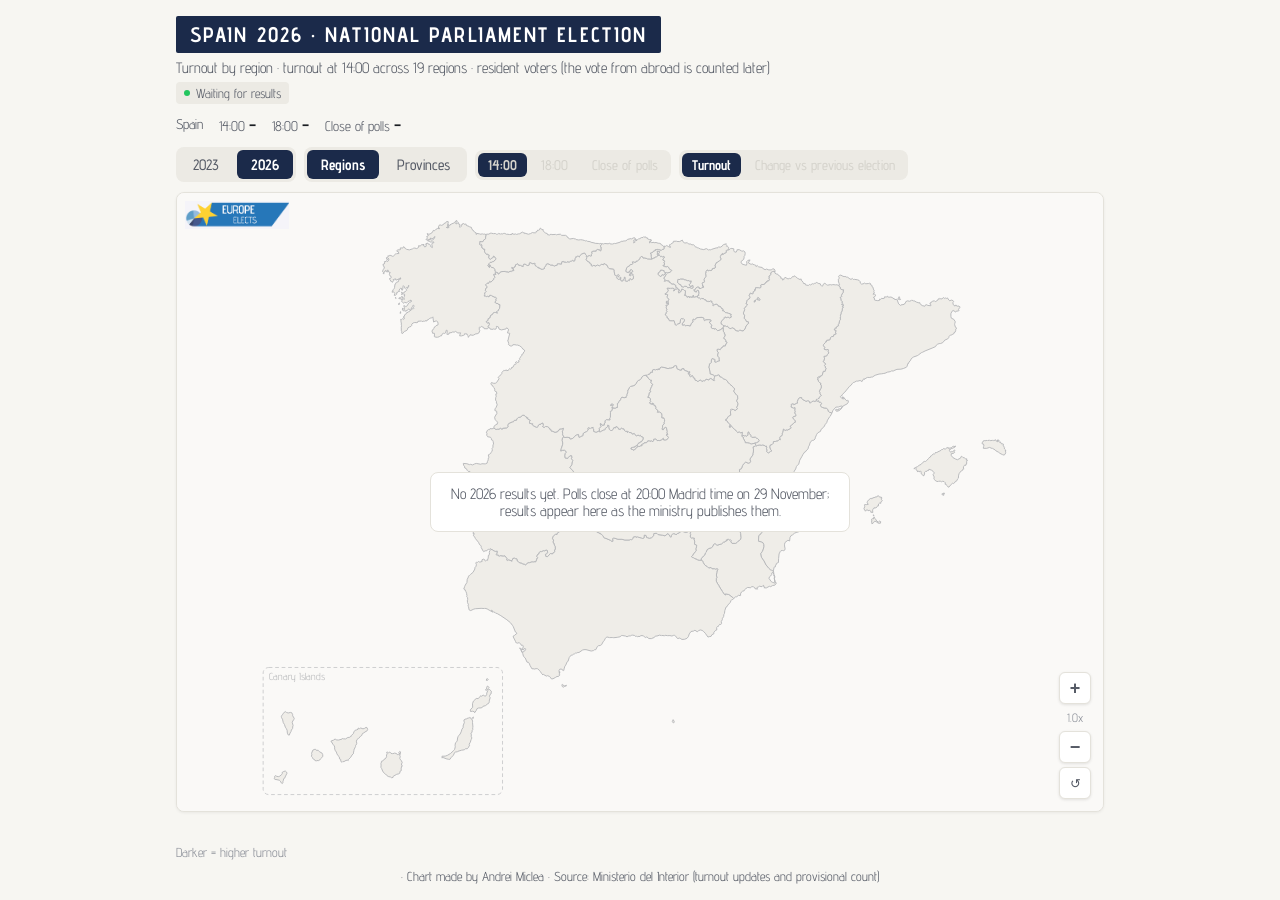
<file: turnout-map.html>
<!DOCTYPE html>
<html lang="en">
<head>
<meta charset="UTF-8">
<meta name="viewport" content="width=device-width, initial-scale=1.0">
<title>Spain – Turnout by Area</title>
<link rel="preconnect" href="https://fonts.googleapis.com">
<link href="https://fonts.googleapis.com/css2?family=Advent+Pro:wght@400;500;600;700&display=swap" rel="stylesheet">
<link rel="stylesheet" href="assets/map.css?v=20261128h">
<style>
  #tooltip { min-width: 260px; }
  .tt-table { width: 100%; border-collapse: collapse; font-size: 14px; font-variant-numeric: tabular-nums; }
  .tt-table th { font-weight: 500; color: #8B8F98; text-align: right; padding: 2px 0 4px 8px; font-size: 13px; }
  .tt-table th:first-child, .tt-table td:first-child { text-align: left; padding-left: 0; }
  .tt-table td { text-align: right; padding: 3px 0 3px 8px; color: #3A3F4A; border-top: 1px solid #ECEAE4; }
  .tt-table tr.active td { font-weight: 700; color: #1A1D23; }
  .nat { display: flex; flex-wrap: wrap; gap: 6px 16px; font-size: 14px; color: #565B66; margin: 0 0 10px; font-variant-numeric: tabular-nums; }
  .nat b { color: #1A1D23; font-size: 16px; }
  .nat .chg { font-size: 13px; font-weight: 600; margin-left: 4px; }
</style>
</head>
<body>
<div class="container">
  <div class="header">
    <h1 id="title">Spain · National parliament election</h1>
    <div class="subtitle" id="subtitle">&nbsp;</div>
    <div class="status-row">
      <span class="last-updated" id="lastUpdated">Last updated: –</span>
      <span class="demo-pill" id="demoPill" hidden>Final results</span>
    </div>
  </div>
  <div class="nat" id="national"></div>
  <div class="tab-row">
    <div class="level-tabs" id="yearTabs" role="tablist" aria-label="Election"></div>
    <div class="level-tabs" id="levelTabs" role="tablist" aria-label="Level"></div>
    <div class="level-tabs small" id="timeTabs" role="tablist" aria-label="Time"></div>
    <div class="level-tabs small" id="modeTabs" role="tablist" aria-label="View"></div>
  </div>
  <div id="map-container" style="overflow:hidden">
    <div class="map-logo"><img src="logo.png?v=2" alt="Europe Elects"></div>
    <svg id="map" viewBox="0 0 1000 640" preserveAspectRatio="xMidYMid meet"></svg>
    <div id="emptyState" class="empty-state" hidden><span></span></div>
    <div id="tooltip"></div>
    <div class="zoom-controls">
      <button class="zoom-btn" id="zoomIn" title="Zoom in">+</button>
      <div class="zoom-level" id="zoomLevel">1.0x</div>
      <button class="zoom-btn" id="zoomOut" title="Zoom out">−</button>
      <button class="zoom-btn reset" id="zoomReset" title="Reset view">↺</button>
    </div>
  </div>
  <div class="grad-legend" id="gradLegend">
    <span id="gradLo"></span><div class="bar" id="gradBar"></div><span id="gradHi"></span>
  </div>
  <div class="legend-hint" id="legendHint">&nbsp;</div>
  <div class="footer" id="footer">· Chart made by Andrei Miclea · Source: Ministerio del Interior</div>
</div>
<script src="assets/map-utils.js?v=20261128f"></script>
<script src="assets/es-map.js?v=20261127b"></script>
<script>
(function () {
  const { NO_DATA_COLOR, isLightFill, turnoutShade, loadResults, autoRefresh, formatTs, setLiveDot } = window.EE;
  const { NS, LEVELS, loadShapes, drawInset, levelTabs, moveTooltip, shortName, svgText, isDemo,
          yearTabs, loadYear, EMPTY_NOTE } = window.ES_MAP;

  // 2023: this file. 2026: the live maps file, empty until it exists (ES_MAP.loadYear); on
  // the day it has the 14:00 and 18:00 updates before any result.
  const DATA_URL = 'spain_2023_results_demo.json';
  // The ministry's two daytime updates, then turnout at the close of polls (20:00), all
  // without the vote from abroad (CERA), which is counted days later.
  const TIMES = [{ key: 't14', tab: '14:00', long: 'at 14:00' },
                 { key: 't18', tab: '18:00', long: 'at 18:00' },
                 { key: 't20', tab: 'Close of polls', long: 'at the close of polls' }];
  const LOSS = { r: 168, g: 68, b: 26 }, GAIN = { r: 30, g: 76, b: 153 }, MID = { r: 247, g: 246, b: 242 };

  let year, level, data = null, time = null, mode = 'level', timeChosen = false;

  const val = (row, k) => row && typeof row[k] === 'number' ? row[k] : null;
  const change = (row, k) => {
    const a = val(row, k), b = val(row, 'prev_' + k);
    return a === null || b === null ? null : +(a - b).toFixed(2);
  };
  const shown = row => mode === 'change' ? change(row, time) : val(row, time);
  const signed = (d, digits = 1) => (d > 0 ? '+' : d < 0 ? '−' : '±') + Math.abs(d).toFixed(digits);
  const prevLabel = () => data.prev_election || 'previous election';
  const hasTime = k => val(data.national, k) !== null ||
    ['regions', 'provinces', 'municipalities'].some(lv => Object.values(data[lv] || {}).some(r => val(r, k) !== null));
  const hasPrev = () => hasTime('prev_' + time);

  function mix(a, b, t) {
    return `rgb(${Math.round(a.r + (b.r - a.r) * t)},${Math.round(a.g + (b.g - a.g) * t)},${Math.round(a.b + (b.b - a.b) * t)})`;
  }
  const changeShade = (d, max) => d === null ? NO_DATA_COLOR
    : d >= 0 ? mix(MID, GAIN, Math.min(1, d / max)) : mix(MID, LOSS, Math.min(1, -d / max));

  // Scale from the 2nd to the 98th percentile, so a few tiny municipalities at 100% or
  // 20% don't wash out the rest of the map.
  function range(values) {
    const v = values.filter(x => x !== null).sort((a, b) => a - b);
    if (!v.length) return null;
    const q = p => v[Math.min(v.length - 1, Math.max(0, Math.round(p * (v.length - 1))))];
    return { lo: q(0.02), hi: q(0.98) };
  }

  async function init() {
    year = yearTabs(document.getElementById('yearTabs'), y => { year = y; timeChosen = false; mode = 'level'; refresh(); });
    level = levelTabs(document.getElementById('levelTabs'), ['regions', 'provinces'],
                      lv => { level = lv; render(); });
    await refresh();
    autoRefresh(refresh, 60000);
  }

  async function refresh() {
    const y = year;
    const d = await loadYear(y, DATA_URL);
    if (y !== year) return;  // the year changed while this was loading
    data = d;
    // Follow the latest update until the reader picks a time themselves.
    if (!timeChosen) time = ([...TIMES].reverse().find(t => hasTime(t.key)) || TIMES[0]).key;
    await render();
  }

  function tabs(el, items, current, onPick) {
    el.innerHTML = '';
    items.forEach(it => {
      const b = document.createElement('button');
      b.type = 'button'; b.className = 'level-tab' + (it.key === current ? ' active' : '');
      b.setAttribute('role', 'tab'); b.setAttribute('aria-selected', it.key === current);
      b.textContent = it.tab; b.disabled = !!it.disabled;
      if (it.title) b.title = it.title;
      b.onclick = () => { if (it.key !== current) onPick(it.key); };
      el.appendChild(b);
    });
  }

  async function render() {
    const demo = isDemo(data);
    const L = LEVELS[level], T = TIMES.find(t => t.key === time);
    if (mode === 'change' && !hasPrev()) mode = 'level';

    tabs(document.getElementById('timeTabs'), TIMES.map(t => ({ ...t, disabled: !hasTime(t.key), title: hasTime(t.key) ? '' : 'Not published yet' })),
         time, k => { time = k; timeChosen = true; render(); });
    tabs(document.getElementById('modeTabs'),
         [{ key: 'level', tab: 'Turnout' },
          { key: 'change', tab: `Change vs ${prevLabel()}`, disabled: !hasPrev(), title: hasPrev() ? '' : `No ${prevLabel()} figures in the data file` }],
         mode, k => { mode = k; render(); });

    document.getElementById('title').textContent = `Spain ${year} · National parliament election`;
    document.getElementById('subtitle').textContent = mode === 'change'
      ? `Turnout by ${L.one} · change in turnout ${T.long} against ${prevLabel()}, in percentage points · ${L.count}`
      : `Turnout by ${L.one} · turnout ${T.long} across ${L.count} · resident voters (the vote from abroad is counted later)`;
    document.getElementById('demoPill').hidden = !demo;
    const lu = document.getElementById('lastUpdated');
    lu.textContent = demo ? 'Official final result, 23 July 2023'
      : data.empty ? 'Waiting for results' : 'Last updated: ' + formatTs(data.fetched_at);
    setLiveDot(lu, !demo && data.counted_pct < 100);
    document.getElementById('footer').textContent = '· Chart made by Andrei Miclea · Source: Ministerio del Interior'
      + (demo ? ' (infoelectoral, official final result 2023)' : ' (turnout updates and provisional count)');

    buildNational();
    const sh = await loadShapes(level);
    build(sh, data[level] || {});
  }

  function buildNational() {
    const el = document.getElementById('national');
    el.innerHTML = '<span>Spain</span>' + TIMES.map(t => {
      const v = val(data.national, t.key);
      if (v === null) return `<span>${t.tab} <b>–</b></span>`;
      const d = change(data.national, t.key);
      const c = d === null ? '' : `<span class="chg" style="color:${d >= 0 ? '#1E4C99' : '#A8441A'}">${signed(d)}</span>`;
      return `<span>${t.tab} <b>${v.toFixed(1)}%</b>${c}</span>`;
    }).join('');
  }

  function build(sh, rows) {
    const svg = document.getElementById('map');
    svg.innerHTML = '';
    const muni = level === 'municipalities';
    const values = sh.list.map(s => shown(rows[s.id]));
    const r = range(values);
    let fillFor, lo, hi;
    if (mode === 'change') {
      const max = r ? Math.max(3, Math.ceil(Math.max(Math.abs(r.lo), Math.abs(r.hi)))) : 3;
      lo = -max; hi = max;
      fillFor = v => changeShade(v, max);
    } else {
      lo = r ? Math.floor(r.lo) : 0; hi = r ? Math.ceil(r.hi) : 100;
      if (hi - lo < 4) { lo -= 2; hi += 2; }
      fillFor = v => v === null ? NO_DATA_COLOR : turnoutShade(Math.max(v, lo + 0.01), lo, hi);
    }

    sh.list.forEach((s, i) => {
      const p = document.createElementNS(NS, 'path');
      p.setAttribute('d', s.d); p.setAttribute('class', 'county' + (muni ? ' muni' : ''));
      p.setAttribute('fill', fillFor(values[i]));
      p.addEventListener('mouseenter', e => showTooltip(e, s, rows[s.id]));
      p.addEventListener('mousemove', e => moveTooltip(e, 260));
      p.addEventListener('mouseleave', () => document.getElementById('tooltip').style.display = 'none');
      svg.appendChild(p);
    });
    drawInset(svg, sh);

    if (!muni) sh.list.forEach((s, i) => {
      const v = values[i];
      if (v === null || s.cx == null) return;
      const light = isLightFill(fillFor(v));
      const text = mode === 'change' ? signed(v) : v.toFixed(1) + '%';
      if (level === 'regions') svgText(svg, s.cx, s.cy - 3, 'county-label' + (light ? '' : ' light'), shortName(s.name));
      svgText(svg, s.cx, s.cy + (level === 'regions' ? 8 : 3), 'county-pct' + (light ? '' : ' light'), text);
    });

    const any = values.some(v => v !== null);
    const es = document.getElementById('emptyState');
    es.hidden = any;
    const T = TIMES.find(t => t.key === time);
    es.firstElementChild.textContent = data.empty ? EMPTY_NOTE : time === 't20'
      ? `No ${LEVELS[level].one} turnout yet. It fills in as the count comes in after 20:00.`
      : `No ${LEVELS[level].one} turnout ${T.long} yet. The ministry publishes it shortly after ${T.tab}.`;

    const bar = document.getElementById('gradBar');
    document.getElementById('gradLegend').style.visibility = any ? 'visible' : 'hidden';
    if (mode === 'change') {
      document.getElementById('gradLo').textContent = signed(lo, 0) + ' pp';
      document.getElementById('gradHi').textContent = signed(hi, 0) + ' pp';
      bar.style.background = `linear-gradient(to right, ${mix(MID, LOSS, 1)}, ${mix(MID, MID, 0)}, ${mix(MID, GAIN, 1)})`;
      document.getElementById('legendHint').textContent = `Orange = lower turnout than ${prevLabel()}, blue = higher`;
    } else {
      document.getElementById('gradLo').textContent = lo + '%';
      document.getElementById('gradHi').textContent = hi + '%';
      bar.style.background = `linear-gradient(to right, ${turnoutShade(lo + 0.01, lo, hi)}, ${turnoutShade(hi, lo, hi)})`;
      document.getElementById('legendHint').textContent = muni
        ? 'Scale from the 2nd to the 98th percentile of municipalities, so the smallest villages don\'t set it'
        : 'Darker = higher turnout';
    }

    window.EE.enableZoomPan(svg, { controls: { zoomIn: 'zoomIn', zoomOut: 'zoomOut', zoomReset: 'zoomReset', zoomLevel: 'zoomLevel' }, maxK: muni ? 40 : 12 });
  }

  function showTooltip(e, s, row) {
    const tt = document.getElementById('tooltip');
    let html = `<h3>${row ? row.name : s.name}</h3>`;
    if (row && TIMES.some(t => val(row, t.key) !== null || val(row, 'prev_' + t.key) !== null)) {
      const withPrev = TIMES.some(t => val(row, 'prev_' + t.key) !== null);
      html += `<table class="tt-table"><tr><th></th><th>${isDemo(data) ? '2023' : '2026'}</th>`
        + (withPrev ? `<th>${prevLabel()}</th><th>Change</th>` : '') + '</tr>';
      TIMES.forEach(t => {
        const v = val(row, t.key), p = val(row, 'prev_' + t.key), d = change(row, t.key);
        html += `<tr class="${t.key === time ? 'active' : ''}"><td>${t.tab}</td><td>${v === null ? '–' : v.toFixed(1) + '%'}</td>`
          + (withPrev ? `<td>${p === null ? '–' : p.toFixed(1) + '%'}</td>`
             + `<td style="color:${d === null ? '#8B8F98' : d >= 0 ? '#1E4C99' : '#A8441A'}">${d === null ? '–' : signed(d) + ' pp'}</td>` : '')
          + '</tr>';
      });
      html += '</table>';
    } else html += '<div class="no-data">No data</div>';
    tt.innerHTML = html; tt.style.display = 'block'; moveTooltip(e, 260);
  }

  init();
})();
</script>
</body>
</html>
</file>
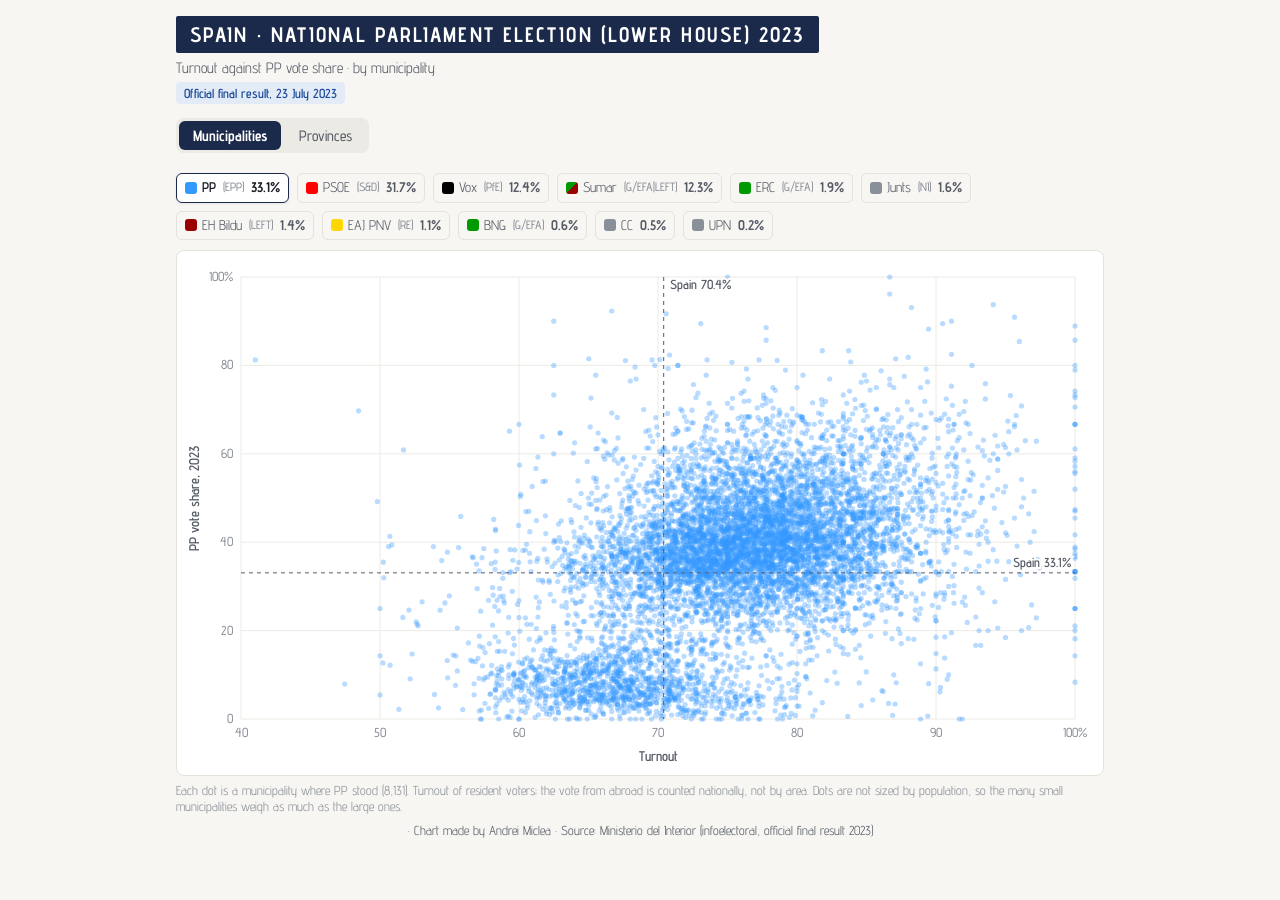
<file: turnout-scatter.html>
<!DOCTYPE html>
<html lang="en">
<head>
<meta charset="UTF-8">
<meta name="viewport" content="width=device-width, initial-scale=1.0">
<title>Spain – Turnout and Vote Share</title>
<link rel="preconnect" href="https://fonts.googleapis.com">
<link href="https://fonts.googleapis.com/css2?family=Advent+Pro:wght@400;500;600;700&display=swap" rel="stylesheet">
<link rel="stylesheet" href="assets/map.css?v=20261128h">
<style>
  /* a normal scrolling page (the maps fill a fixed-height frame instead), so its height can be measured */
  html, body { height: auto; } body { display: block; overflow: visible; } .container { flex: none; }
  #chart-wrap { position: relative; background: #fff; border: 1px solid #E4E2DB; border-radius: 8px; padding: 8px 6px 4px; margin-top: 10px; }
  #chart { display: block; width: 100%; height: auto; touch-action: none; }
  #chart .grid line { stroke: #ECEAE4; }
  #chart .axis text { font: 500 13px 'Advent Pro', system-ui, sans-serif; fill: #8B8F98; }
  #chart .axis-title { font: 600 14px 'Advent Pro', system-ui, sans-serif; fill: #565B66; }
  #chart .ref line { stroke: #565B66; stroke-width: 1; stroke-dasharray: 4 4; }
  #chart .ref text { font: 600 13px 'Advent Pro', system-ui, sans-serif; fill: #565B66; paint-order: stroke; stroke: #fff; stroke-width: 4px; }
  #chart .hit { fill: none; stroke: #1A1D23; stroke-width: 2; pointer-events: none; }
  #tooltip { min-width: 0; }
  #tooltip .row { display: flex; justify-content: space-between; gap: 18px; }
  #tooltip .row b { font-variant-numeric: tabular-nums; }
  .note { font-size: 13px; color: #8B8F98; margin-top: 6px; }
</style>
</head>
<body>
<div class="container">
  <div class="header">
    <h1>Spain · National parliament election (lower house) 2023</h1>
    <div class="subtitle" id="subtitle">Turnout against vote share</div>
    <div class="status-row">
      <span class="demo-pill">Official final result, 23 July 2023</span>
    </div>
  </div>
  <div class="tab-row">
    <div class="level-tabs" id="levelTabs" role="tablist" aria-label="Level"></div>
  </div>
  <div class="legend" id="parties" role="group" aria-label="Party"></div>
  <div id="chart-wrap">
    <svg id="chart" viewBox="0 0 1000 560" role="img" aria-labelledby="chartLabel"><title id="chartLabel">Turnout against vote share</title></svg>
    <div id="tooltip"></div>
  </div>
  <div class="note" id="note"></div>
  <div class="footer">· Chart made by Andrei Miclea · Source: Ministerio del Interior (infoelectoral, official final result 2023)</div>
</div>
<script src="assets/map-utils.js?v=20261128f"></script>
<script src="assets/es-parties.js?v=20261128h"></script>
<script src="assets/party-card.js?v=20261128f"></script>
<script src="assets/es-map.js?v=20261127b"></script>
<script>
(function () {
  'use strict';
  const { LEVELS, levelTabs } = window.ES_MAP;
  const NS = 'http://www.w3.org/2000/svg';
  const DATA_URL = 'spain_2023_results_demo.json';
  let W = 1000, H = 560; const M = { l: 58, r: 22, t: 18, b: 52 };
  const svg = document.getElementById('chart'), tip = document.getElementById('tooltip');
  const params = new URLSearchParams(location.search);

  let data, level, party, pts = [];
  const el = (tag, attrs, parent) => { const n = document.createElementNS(NS, tag); for (const k in attrs) n.setAttribute(k, attrs[k]); if (parent) parent.appendChild(n); return n; };
  const fmt = (v) => v.toFixed(1).replace(/\.0$/, '.0') + '%';

  async function init() {
    data = await (await fetch(DATA_URL)).json();
    await window.ES_PARTIES.ready;
    // Parties with a national vote, largest first; "Others" is a bundle, not a party, so it has no button.
    const keys = data.parties.filter((k) => k !== 'OTHERS' && typeof data.national[k] === 'number')
      .sort((a, b) => data.national[b] - data.national[a]);
    const asked = params.get('party');
    party = keys.includes(asked) ? asked : keys[0];
    level = levelTabs(document.getElementById('levelTabs'), ['municipalities', 'provinces'], (lv) => { level = lv; draw(); });
    const box = document.getElementById('parties');
    keys.forEach((k) => {
      const i = window.ES_PARTIES.info(k);
      const b = document.createElement('button');
      b.type = 'button'; b.className = 'legend-item clickable'; b.dataset.k = k;
      const sw = i.color2 ? `linear-gradient(135deg, ${i.color} 0 50%, ${i.color2} 50% 100%)` : i.color;
      b.innerHTML = `<div class="legend-swatch" style="background:${sw}"></div>${window.ES_PARTIES.ideo(i)}${i.label}`
        + (i.groupLabel ? `<span class="legend-group">${i.groupLabel}</span>` : '')
        + `<span class="legend-pct">${data.national[k].toFixed(1)}%</span>`;
      b.onclick = () => { party = k; draw(); };
      if (window.ES_CARD) window.ES_CARD.attach(b, () => ({ info: i, stats: [['Vote', data.national[k].toFixed(1) + '%']] }));
      box.appendChild(b);
    });
    draw();
  }

  function draw() {
    // Drawn at the frame's real width, so labels keep their size on a phone.
    W = Math.max(320, Math.round(document.getElementById('chart-wrap').clientWidth - 12));
    H = W < 640 ? Math.round(W * 0.95) : Math.round(Math.min(560, W * 0.56));
    svg.setAttribute('viewBox', `0 0 ${W} ${H}`);
    const P = window.ES_PARTIES.info(party);
    document.querySelectorAll('#parties .legend-item').forEach((b) => {
      const on = b.dataset.k === party; b.classList.toggle('active', on); b.setAttribute('aria-pressed', on);
    });
    const areas = data[level], prov = data.provinces;
    pts = Object.entries(areas).map(([id, a]) => ({
      id, name: a.name, x: a.turnout, y: a[party],
      sub: level === 'municipalities' && prov[id.slice(0, 2)] ? prov[id.slice(0, 2)].name : '',
    })).filter((p) => Number.isFinite(p.x) && Number.isFinite(p.y));   // only where the party ran

    // Axes: turnout on x, the party's vote share on y, both rounded out to the nearest 10.
    const xs = pts.map((p) => p.x), ys = pts.map((p) => p.y);
    const x0 = Math.max(0, Math.floor(Math.min(...xs) / 10) * 10), x1 = Math.min(100, Math.ceil(Math.max(...xs) / 10) * 10);
    const y1 = Math.min(100, Math.max(10, Math.ceil(Math.max(...ys) / 10) * 10));
    const sx = (v) => M.l + (v - x0) / (x1 - x0) * (W - M.l - M.r);
    const sy = (v) => H - M.b - v / y1 * (H - M.t - M.b);
    const step = (span) => span > 60 ? 20 : span > 25 ? 10 : 5;

    svg.querySelectorAll(':scope > g').forEach((g) => g.remove());
    const grid = el('g', { class: 'grid' }, svg), axis = el('g', { class: 'axis' }, svg);
    for (let v = 0; v <= y1 + 1e-9; v += step(y1)) {
      el('line', { x1: M.l, x2: W - M.r, y1: sy(v), y2: sy(v) }, grid);
      el('text', { x: M.l - 8, y: sy(v) + 4, 'text-anchor': 'end' }, axis).textContent = v + (v === y1 ? '%' : '');
    }
    for (let v = x0; v <= x1 + 1e-9; v += step(x1 - x0)) {
      el('line', { x1: sx(v), x2: sx(v), y1: M.t, y2: H - M.b }, grid);
      el('text', { x: sx(v), y: H - M.b + 18, 'text-anchor': 'middle' }, axis).textContent = v + (v === x1 ? '%' : '');
    }
    el('text', { class: 'axis-title', x: (M.l + W - M.r) / 2, y: H - 10, 'text-anchor': 'middle' }, svg.appendChild(el('g', {}))).textContent = 'Turnout';
    el('text', { class: 'axis-title', x: 16, y: (M.t + H - M.b) / 2, 'text-anchor': 'middle', transform: `rotate(-90 16 ${(M.t + H - M.b) / 2})` }, svg.lastChild)
      .textContent = `${P.label} vote share, 2023`;

    // Dots: one per area, in the party's colour. Many small municipalities overlap, so they are see-through.
    const many = pts.length > 200, r = many ? 2.6 : 6;
    const dots = el('g', {}, svg);
    pts.forEach((p) => {
      p.cx = sx(p.x); p.cy = sy(p.y);
      el('circle', { cx: p.cx, cy: p.cy, r, fill: P.color, 'fill-opacity': many ? 0.35 : 0.8, stroke: many ? 'none' : '#fff', 'stroke-width': 1 }, dots);
    });

    // Spain as a whole (resident voters, as the areas are): dashed reference lines.
    const ref = el('g', { class: 'ref' }, svg);
    const natT = Number.isFinite(data.national.t20) ? data.national.t20 : data.national.turnout, natV = data.national[party];
    if (natT >= x0 && natT <= x1) {
      el('line', { x1: sx(natT), x2: sx(natT), y1: M.t, y2: H - M.b }, ref);
      el('text', { x: sx(natT) + 6, y: M.t + 12 }, ref).textContent = `Spain ${fmt(natT)}`;
    }
    el('line', { x1: M.l, x2: W - M.r, y1: sy(natV), y2: sy(natV) }, ref);
    el('text', { x: W - M.r - 4, y: sy(natV) - 6, 'text-anchor': 'end' }, ref).textContent = `Spain ${fmt(natV)}`;
    el('circle', { class: 'hit', r: r + 3, cx: -99, cy: -99 }, svg.appendChild(el('g', {})));

    document.getElementById('subtitle').textContent = `Turnout against ${P.label} vote share · by ${LEVELS[level].one}`;
    document.getElementById('note').textContent =
      `Each dot is a ${LEVELS[level].one} where ${P.label} stood (${pts.length.toLocaleString('en')}). `
      + 'Turnout of resident voters; the vote from abroad is counted nationally, not by area. '
      + (level === 'municipalities' ? 'Dots are not sized by population, so the many small municipalities weigh as much as the large ones.' : '');
    hide();
  }

  // Hover / tap: the nearest dot within reach.
  function locate(e) {
    const r = svg.getBoundingClientRect(), k = W / r.width;
    const mx = (e.clientX - r.left) * k, my = (e.clientY - r.top) * k;
    let best = null, bd = (18 * k) ** 2;
    for (const p of pts) { const d = (p.cx - mx) ** 2 + (p.cy - my) ** 2; if (d < bd) { bd = d; best = p; } }
    return best;
  }
  function show(e) {
    const p = locate(e); if (!p) return hide();
    const P = window.ES_PARTIES.info(party), hit = svg.querySelector('.hit');
    hit.setAttribute('cx', p.cx); hit.setAttribute('cy', p.cy);
    tip.innerHTML = `<h3>${p.name}${p.sub ? `<span class="bg-name">${p.sub}</span>` : ''}</h3>`
      + `<div class="row"><span>Turnout</span><b>${fmt(p.x)}</b></div>`
      + `<div class="row"><span>${window.ES_PARTIES.ideo(P)}${P.label}</span><b>${fmt(p.y)}</b></div>`;
    tip.style.display = 'block';
    const wrap = document.getElementById('chart-wrap').getBoundingClientRect();
    let x = e.clientX - wrap.left + 14, y = e.clientY - wrap.top + 14;
    if (x + tip.offsetWidth > wrap.width - 4) x = e.clientX - wrap.left - tip.offsetWidth - 14;
    if (y + tip.offsetHeight > wrap.height - 4) y = e.clientY - wrap.top - tip.offsetHeight - 14;
    tip.style.left = Math.max(4, x) + 'px'; tip.style.top = Math.max(4, y) + 'px';
  }
  function hide() { tip.style.display = 'none'; const h = svg.querySelector('.hit'); if (h) { h.setAttribute('cx', -99); h.setAttribute('cy', -99); } }
  let rw = 0;
  window.addEventListener('resize', () => { const w = document.getElementById('chart-wrap').clientWidth; if (data && Math.abs(w - rw) > 30) { rw = w; draw(); } });
  svg.addEventListener('pointermove', show);
  svg.addEventListener('pointerdown', show);
  svg.addEventListener('pointerleave', hide);

  // Inside the election-night dashboard: tell it how tall this page is, so the frame fits.
  function postHeight() {
    const h = Math.ceil(document.body.getBoundingClientRect().height) + 2;
    if (window.parent !== window) window.parent.postMessage({ type: 'ee-height', h }, '*');
  }
  new ResizeObserver(postHeight).observe(document.body);

  init();
})();
</script>
</body>
</html>
</file>
<file: assets/map.css>
/* Spain Election Maps — shared base styles (copied from the Bulgaria maps) */
* { margin: 0; padding: 0; box-sizing: border-box; }
html, body { height: 100%; }
body {
  font-family: 'Advent Pro', system-ui, sans-serif;
  background: #F7F6F2; color: #1A1D23;
  display: flex; flex-direction: column; overflow: hidden;
}
.container {
  max-width: 960px; margin: 0 auto; padding: 16px 16px 16px; width: 100%;
  flex: 1; display: flex; flex-direction: column; min-height: 0;
}
.header { margin-bottom: 12px; }
/* Europe Elects title band (as on the country pages) */
h1 { display: inline-block; font-size: 21px; font-weight: 700; line-height: 1.1; color: #fff; background: #1B2A4A;
     padding: 7px 14px; border-radius: 2px; letter-spacing: .1em; text-transform: uppercase; }
.subtitle { font-size: 15px; color: #565B66; margin-top: 6px; }

.status-row { display: flex; align-items: center; gap: 8px; flex-wrap: wrap; margin-top: 6px; }
.last-updated {
  display: inline-flex; align-items: center; gap: 6px;
  font-size: 13px; color: #565B66;
  padding: 3px 8px; background: #ECEAE4; border-radius: 4px;
}
.last-updated::before {
  content: ''; display: inline-block; width: 6px; height: 6px;
  border-radius: 50%; background: #565B66;
}
.last-updated.live::before { background: #22C55E; animation: pulse 2s infinite; }
.counted-pill {
  display: none; font-size: 13px; padding: 3px 8px;
  background: #FCEFC0; color: #6B4E00; border-radius: 4px; font-weight: 600;
}
@keyframes pulse { 0%, 100% { opacity: 1; } 50% { opacity: 0.4; } }

.map-logo {
  position: absolute; top: 8px; left: 8px; z-index: 4;
  opacity: 0.85; pointer-events: none;
}
.map-logo img { height: 28px; width: auto; max-width: 120px; max-height: 28px; display: block; }

#map-container, .viz-container {
  position: relative; width: 100%; overflow: visible;
  background: #fff; border-radius: 8px; border: 1px solid #E4E2DB;
  box-shadow: 0 1px 3px rgba(0,0,0,.06);
  flex: 1 1 auto; min-height: 0;
}
svg { width: 100%; height: 100%; display: block; }

.zoom-controls { position: absolute; bottom: 12px; right: 12px; display: flex; flex-direction: column; gap: 4px; z-index: 5; }
.zoom-btn { width: 32px; height: 32px; border: 1px solid #E4E2DB; border-radius: 6px; background: #fff; color: #565B66; font-size: 18px; font-weight: 600; cursor: pointer; display: flex; align-items: center; justify-content: center; box-shadow: 0 1px 3px rgba(0,0,0,.1); transition: background .15s, color .15s; line-height: 1; user-select: none; }
.zoom-btn:hover { background: #ECEAE4; color: #1A1D23; }
.zoom-btn.reset { font-size: 13px; font-weight: 500; }
.zoom-level { font-size: 12px; color: #8B8F98; text-align: center; padding: 2px 0; font-variant-numeric: tabular-nums; user-select: none; }

.county {
  stroke: #565B66; stroke-width: 1; stroke-linejoin: round;
  cursor: pointer; transition: opacity .2s ease; fill-rule: evenodd;
}
.county:hover { opacity: 0.7; stroke-width: 1.8; }
.county-label {
  font-family: 'Advent Pro', sans-serif; font-size: 10px; fill: #3A3F4A;
  text-anchor: middle; pointer-events: none; font-weight: 600;
}
.county-label.light { fill: #fff; paint-order: stroke; stroke: rgba(0,0,0,0.35); stroke-width: 1px; }
.county-pct {
  font-family: 'Advent Pro', sans-serif; font-size: 8.5px; fill: #565B66;
  text-anchor: middle; pointer-events: none; font-variant-numeric: tabular-nums;
}
.county-pct.light { fill: rgba(255,255,255,0.9); paint-order: stroke; stroke: rgba(0,0,0,0.3); stroke-width: 0.5px; }

#tooltip {
  display: none; position: absolute; background: #fff; border: 1px solid #E4E2DB;
  border-radius: 8px; padding: 12px 16px; font-size: 14px; pointer-events: none;
  box-shadow: 0 4px 12px rgba(0,0,0,.12); z-index: 10; min-width: 240px;
}
#tooltip h3 { font-size: 16px; font-weight: 600; color: #1A1D23; margin-bottom: 8px; }
#tooltip h3 .bg-name { font-size: 14px; font-weight: 400; color: #565B66; margin-left: 6px; }
.bar-row { display: flex; align-items: center; margin-bottom: 4px; gap: 6px; }
.bar-label { width: 150px; font-size: 13px; font-weight: 500; white-space: nowrap; }
.bar-container { flex: 1; height: 12px; background: #ECEAE4; border-radius: 3px; overflow: hidden; }
.bar-fill { height: 100%; border-radius: 3px; transition: width .3s ease; }
.bar-pct { font-size: 13px; color: #565B66; width: 44px; text-align: right; font-variant-numeric: tabular-nums; }
.no-data { color: #8B8F98; font-style: italic; }

.legend { display: flex; flex-wrap: wrap; gap: 8px; margin-top: 10px; font-size: 14px; color: #565B66; }
.legend-item {
  display: flex; align-items: center; gap: 5px;
  padding: 4px 8px; border-radius: 6px; border: 1px solid transparent;
  transition: background .15s, border-color .15s, box-shadow .15s;
  user-select: none; background: transparent; font-family: inherit; font-size: inherit; color: inherit;
}
button.legend-item { line-height: 1.4; }
.legend-item.clickable { cursor: pointer; border-color: #E4E2DB; }
.legend-item.clickable:hover { border-color: #D5D3CC; background: #F7F6F2; }
.legend-item.clickable:focus-visible {
  outline: 2px solid #2A5DB0; outline-offset: 2px; border-color: #8B8F98;
}
.legend-item.clickable.active {
  background: #fff; border-color: #1B2A4A;
  box-shadow: 0 1px 3px rgba(0,0,0,.08);
  font-weight: 600; color: #1A1D23;
}
.legend-swatch { width: 12px; height: 12px; border-radius: 3px; flex-shrink: 0; }
.legend-hint { font-size: 13px; color: #8B8F98; margin-top: 6px; }

.cta {
  margin-top: 12px; display: inline-flex; align-items: center; gap: 8px;
  font-size: 14px; font-weight: 500; color: #3A3F4A;
  background: #F7F6F2; border: 1px solid #E4E2DB;
  padding: 7px 12px 7px 10px; border-radius: 999px;
  letter-spacing: -0.1px;
}
.cta-arrow {
  display: inline-flex; align-items: center; justify-content: center;
  width: 18px; height: 18px; border-radius: 50%;
  background: #1A1D23; color: #fff;
  animation: cta-nudge 2.4s ease-in-out infinite;
}
.cta-arrow svg { width: 11px; height: 11px; display: block; }
@keyframes cta-nudge { 0%, 100% { transform: translateY(0); } 50% { transform: translateY(2px); } }

.footer { margin-top: 8px; font-size: 13px; color: #565B66; text-align: center; }

/* ── Mobile (≤ 520px) ── */
@media (max-width: 520px) {
  .container { padding: 10px 8px; }
  h1 { font-size: 17px; padding: 6px 10px; letter-spacing: .06em; }
  .subtitle { font-size: 13px; }

  /* Legend: wrap into two rows comfortably */
  .legend { gap: 5px; font-size: 13px; }
  .legend-item { padding: 3px 6px; font-size: 13px; }
  .legend-swatch { width: 10px; height: 10px; }

  /* CTA pill */
  .cta { font-size: 13px; padding: 6px 10px 6px 8px; }
  .cta-arrow { width: 16px; height: 16px; }
  .cta-arrow svg { width: 9px; height: 9px; }

  /* Tooltips: full-width on small screens */
  #tooltip { min-width: 0; max-width: 90vw; font-size: 13px; padding: 8px 10px; }
  #tooltip h3 { font-size: 14px; }
  .bar-label { width: auto; max-width: 90px; font-size: 12px; }
  .bar-pct { font-size: 12px; width: auto; min-width: 34px; }
  .bar-container { height: 10px; }

  /* Map labels: smaller to avoid overlap */
  .county-label { font-size: 8px; }
  .county-pct { font-size: 7px; }

  /* Footer */
  .footer { font-size: 12px; }
  .legend-hint { font-size: 12px; }
}

@media (prefers-reduced-motion: reduce) {
  .county { transition: none; }
  .bar-fill { transition: none; }
  .cta-arrow { animation: none; }
  @keyframes pulse { 0%, 100% { opacity: 1; } }
}

/* ---------- Spain pages: tabs, inset, gradient legend, empty state ---------- */
.tab-row { display: flex; flex-wrap: wrap; gap: 8px; align-items: center; margin: 2px 0 10px; }
.level-tabs { display: inline-flex; flex-wrap: wrap; gap: 4px; padding: 3px; background: #ECEAE4; border-radius: 8px; }
.level-tab { border: 0; background: transparent; font-family: inherit; font-size: 15px; font-weight: 500;
             color: #565B66; padding: 6px 14px; border-radius: 6px; cursor: pointer; }
.level-tab:hover { color: #1A1D23; }
.level-tab.active { background: #1B2A4A; color: #fff; font-weight: 700; box-shadow: none; }
.level-tab:focus-visible { outline: 2px solid #2A5DB0; outline-offset: 1px; }
.level-tab:disabled { color: #D5D3CC; cursor: default; }
.level-tabs.small .level-tab { font-size: 14px; padding: 4px 10px; }
.demo-pill { font-size: 13px; padding: 3px 8px; background: #E3EBF7; color: #1E4C99; border-radius: 4px; font-weight: 600; }
.county.muni { stroke: rgba(255,255,255,.55); stroke-width: .15; }
.county.muni:hover { stroke: #1A1D23; stroke-width: .6; opacity: .85; }
.inset-frame { fill: none; stroke: #8B8F98; stroke-width: 1; stroke-dasharray: 4 3; pointer-events: none; }
.inset-label { font-size: 11px; fill: #565B66; font-family: 'Advent Pro', sans-serif; pointer-events: none; }
.legend-group { font-size: 12px; color: #8B8F98; font-weight: 500; margin-left: 2px; }
.legend-pct { font-weight: 700; font-variant-numeric: tabular-nums; margin-left: 2px; }
.tt-meta { font-size: 13px; color: #565B66; margin: -4px 0 8px; }
.grad-legend { display: flex; align-items: center; gap: 10px; margin-top: 10px; font-size: 13px; color: #565B66;
               font-variant-numeric: tabular-nums; }
.grad-legend .bar { flex: 1; max-width: 320px; height: 10px; border-radius: 3px; border: 1px solid #E4E2DB; }
.empty-state { position: absolute; inset: 0; display: flex; align-items: center; justify-content: center;
               pointer-events: none; font-size: 15px; color: #565B66; text-align: center; padding: 24px;
               background: rgba(247,246,242,.6); }
.empty-state[hidden], .grad-legend[hidden] { display: none; }
.empty-state span { max-width: 420px; background: #fff; border: 1px solid #E4E2DB; border-radius: 8px; padding: 12px 16px; }
@media (max-width: 520px) {
  .level-tab { font-size: 14px; padding: 5px 10px; }
  .grad-legend .bar { max-width: 100%; }
}

/* Inside the election-night dashboard (?embed=1): the panel carries the title. */
html.embed h1, html.embed .subtitle { display: none; }
html.embed body { background: #fff; }
html.embed .container { padding: 8px 10px 6px; max-width: none; }

/* Inside the election-night dashboard: no "Chart made by … · Source: …" line under each chart. */
html.embed .footer { display: none; }

/* Ideological label in front of a party name ("Centre-right PP"), from the party database. */
.ideo { font-weight: 400; color: #8B8F98; }
.legend-item.active .ideo { color: #565B66; }
</file>
